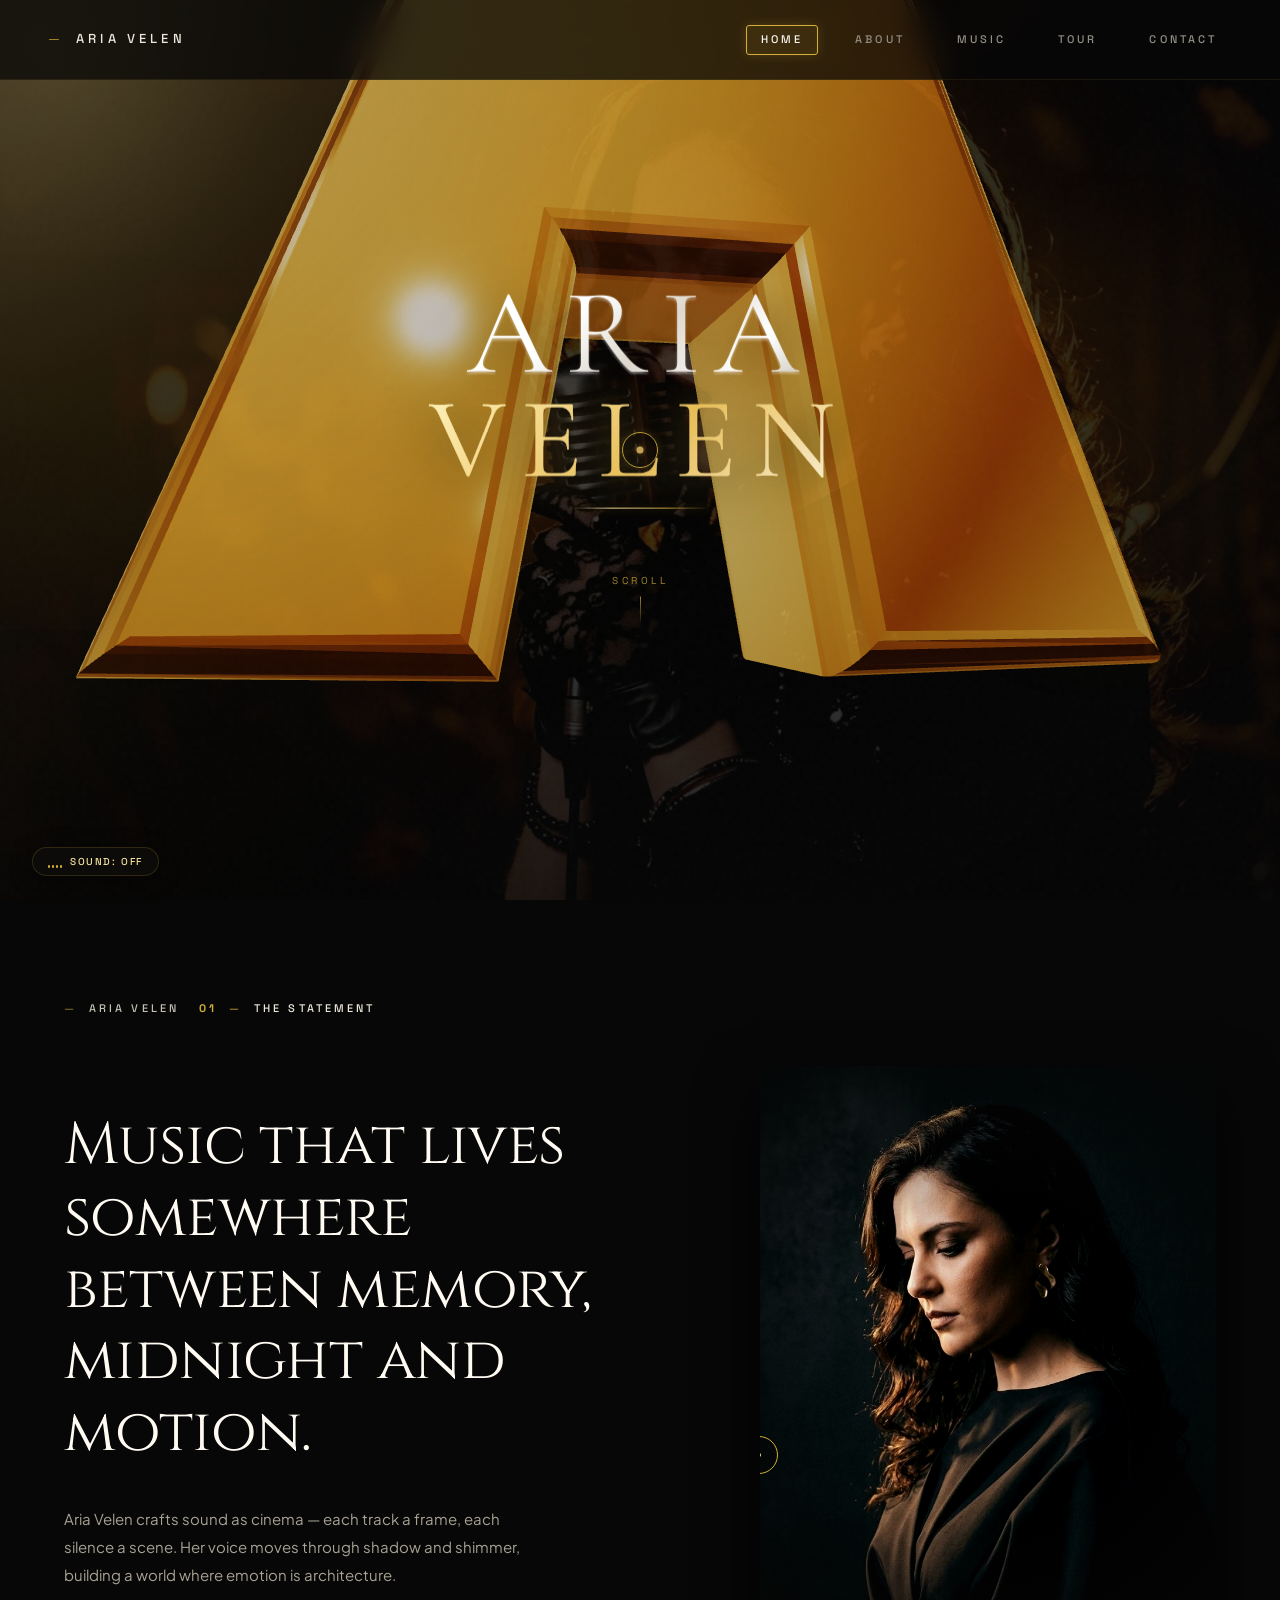
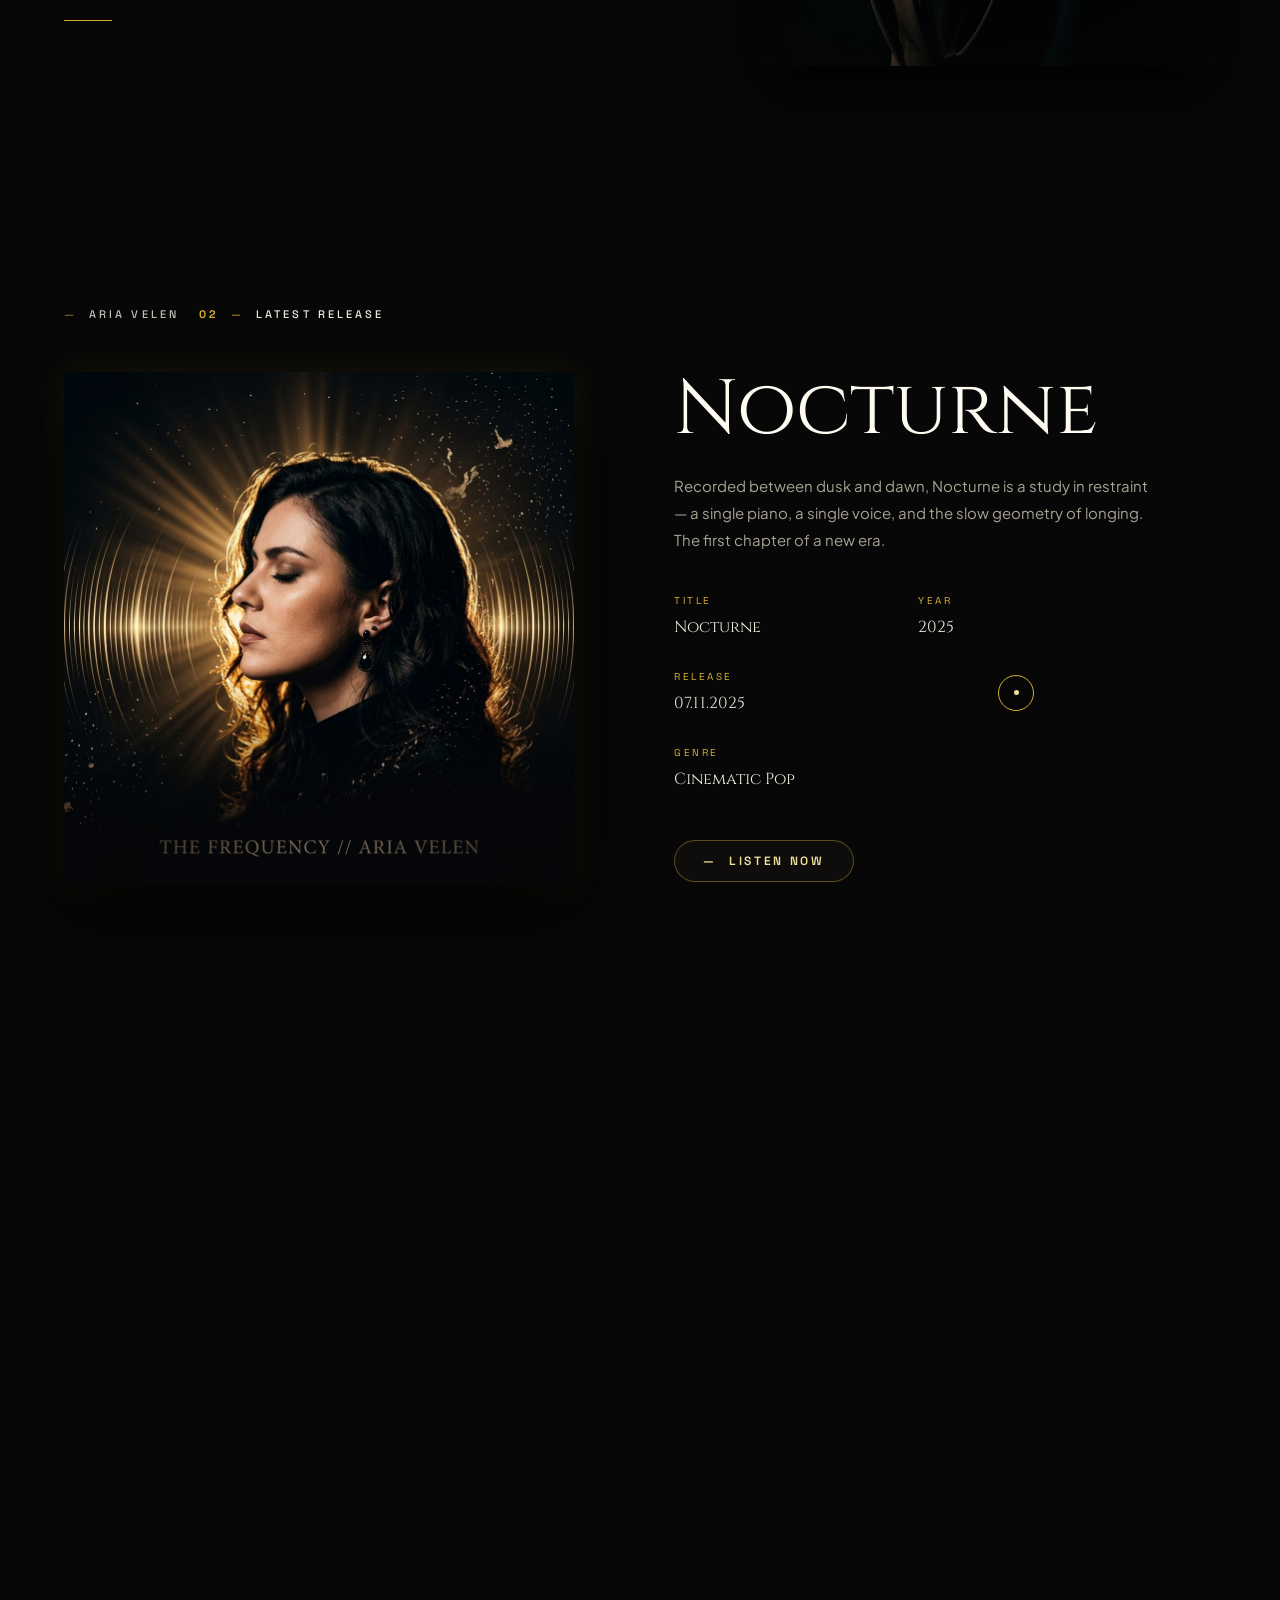
<file: index.html>
<!DOCTYPE html>
<html lang="en">
<head>
  <meta charset="UTF-8">
  <meta name="viewport" content="width=device-width, initial-scale=1.0">
  <title>ARIA VELEN — Official Artist Website</title>
  <meta name="description" content="Official website of music artist Aria Velen. Music that lives somewhere between memory, midnight and motion.">

  <!-- Google Fonts: Luxury Editorial Serif & Modern Geometric Sans -->
  <link rel="preconnect" href="https://fonts.googleapis.com">
  <link rel="preconnect" href="https://fonts.gstatic.com" crossorigin>
  <link href="https://fonts.googleapis.com/css2?family=Cinzel:wght@400;500;600;700;800;900&family=Cormorant+Garamond:ital,wght@0,300;0,400;0,600;0,700;1,400;1,600&family=Plus+Jakarta+Sans:wght@300;400;500;600;700&family=Space+Grotesk:wght@300;400;500;600;700&display=swap" rel="stylesheet">

  <link rel="icon" type="image/svg+xml" href="data:image/svg+xml,%3Csvg xmlns='http://www.w3.org/2000/svg' viewBox='0 0 32 32'%3E%3Ccircle cx='16' cy='16' r='14' fill='%23070707' stroke='%23d4af37' stroke-width='2'/%3E%3Ctext x='16' y='22' font-family='serif' font-size='18' font-weight='bold' fill='%23d4af37' text-anchor='middle'%3EA%3C/text%3E%3C/svg%3E">
  <link rel="stylesheet" href="style.css?v=28">
</head>
<body data-page="home">

  <!-- Custom Cursor System (Matches User Screenshot 2: "O P ◐ N" Circle Badge) -->
  <div id="custom-cursor" class="custom-cursor" aria-hidden="true">
    <div class="cursor-dot"></div>
    <div class="cursor-ring">
      <div class="cursor-badge">
        <span class="cursor-letter">O</span>
        <span class="cursor-letter">P</span>
        <span class="cursor-symbol">
          <svg viewBox="0 0 24 24" class="split-disc-icon">
            <circle cx="12" cy="12" r="10" fill="none" stroke="currentColor" stroke-width="2"/>
            <path d="M12 2 A10 10 0 0 1 12 22 Z" fill="currentColor"/>
          </svg>
        </span>
        <span class="cursor-letter">N</span>
      </div>
      <div class="cursor-subtext" id="cursor-action-label"></div>
    </div>
  </div>

  <!-- ==============================================================
       OPENING THEME ANIMATION OVERLAY (Matches User Picture 1:
       One golden line first comes expanding horizontally, then
       the name of artist 'ARIA VELEN' in white)
       ============================================================== -->
  <!-- Theatrical Cinematic Opening (Hidden for instant page display) -->
  <div class="theatrical-opening-curtain" id="theatrical-curtain" style="display: none !important;" aria-label="Aria Velen Opening Theme">
    <div class="theatrical-curtain-panel">
      <div class="theatrical-content">
        <div class="theatrical-golden-line"></div>
        <h1 class="theatrical-artist-name">ARIA VELEN</h1>
        <div class="theatrical-sub-status">
          <span class="theatrical-tracker">01 // THE ARCHITECTURAL SANCTUARY</span>
        </div>
      </div>
      <div class="theatrical-curtain-edge"></div>
      <button class="theatrical-skip-btn" id="theatrical-skip-btn">ENTER SANCTUARY</button>
    </div>
  </div>

  <!-- Hero Singer Background: Positioned physically BEHIND the 3D canvas so the 3D 'A' is 100% NON-TRANSPARENT & OPAQUE -->
  <div class="hero-singer-backdrop" id="hero-singer-backdrop" aria-hidden="true">
    <img src="assets/hero-singer.jpg" alt="Aria Velen singing into vintage microphone" class="hero-singer-img" fetchpriority="high" decoding="async">
    <div class="hero-singer-overlay"></div>
  </div>

  <!-- Background WebGL 3D Canvas (Renders the Huge 3D Capital 'A' in the middle!) -->
  <canvas id="webgl-canvas"></canvas>

  <div class="noise-overlay" aria-hidden="true"></div>

  <!-- Site Header (Matches Screenshots 1, 2, 3, 4, 5) -->
  <header class="site-header" id="site-header">
    <div class="header-container">
      <a href="index.html" class="brand-logo" data-cursor="HOME">
        <span class="brand-dash">—</span>
        <span class="brand-name">ARIA VELEN</span>
      </a>

      <!-- Separate Webpage Navigation Links -->
      <nav class="main-nav" aria-label="Main Navigation">
        <ul class="nav-list">
          <li class="nav-item">
            <a href="index.html" class="nav-link active" data-cursor="HOME">
              <span class="nav-text">HOME</span>
            </a>
          </li>
          <li class="nav-item">
            <a href="about.html" class="nav-link" data-cursor="ABOUT">
              <span class="nav-text">ABOUT</span>
            </a>
          </li>
          <li class="nav-item">
            <a href="music.html" class="nav-link" data-cursor="MUSIC">
              <span class="nav-text">MUSIC</span>
            </a>
          </li>
          <li class="nav-item">
            <a href="tour.html" class="nav-link" data-cursor="TOUR">
              <span class="nav-text">TOUR</span>
            </a>
          </li>
          <li class="nav-item">
            <a href="contact.html" class="nav-link" data-cursor="CONTACT">
              <span class="nav-text">CONTACT</span>
            </a>
          </li>
        </ul>
      </nav>
    </div>
  </header>

  <!-- Ambient Audio Controller -->
  <div class="floating-sound-controller">
    <button class="sound-toggle-btn" id="sound-toggle-btn" title="Toggle Ethereal Audio Experience" data-cursor="SOUND">
      <span class="sound-wave-bars">
        <span class="bar bar-1"></span>
        <span class="bar bar-2"></span>
        <span class="bar bar-3"></span>
        <span class="bar bar-4"></span>
      </span>
      <span class="sound-label" id="sound-status-text">SOUND: OFF</span>
    </button>
  </div>

  <main class="page-content">

    <!-- ==============================================================
         HERO SECTION: HUGE 3D CAPITAL "A" IN MIDDLE
         (Exact recreation of User Screenshot 2)
         ============================================================== -->
    <section class="section home-hero-a-section" id="hero-a">
      <!-- Dramatic Top-Left Light Effect (Volumetric Radial Glow & Anamorphic Beam) -->
      <div class="hero-top-left-light-glow" aria-hidden="true"></div>
      <div class="hero-top-left-light-beam" aria-hidden="true"></div>

      <!-- Overlaid Typography on top of the 3D 'A' in the center (Matches Screenshot 1:1) -->
      <div class="hero-a-content" data-cursor="DRAG 3D">
        <h1 class="hero-a-title">
          <span class="hero-word-aria">ARIA</span>
          <span class="hero-word-velen">VELEN</span>
        </h1>
        <div class="hero-a-divider" aria-hidden="true"></div>
        <div class="hero-a-scroll-indicator">
          <span class="scroll-label">SCROLL</span>
          <div class="scroll-stem"></div>
        </div>
      </div>
    </section>

    <!-- ==============================================================
         SECTION 01: THE STATEMENT
         (Exact recreation of User Screenshot 1)
         ============================================================== -->
    <section class="section statement-section" id="statement">
      <div class="statement-container">
        
        <!-- Section Tracker Tag -->
        <div class="section-tracker-header">
          <span class="brand-dash">—</span>
          <span class="brand-subname">ARIA VELEN</span>
          <span class="tracker-num">01</span>
          <span class="tracker-dash">—</span>
          <span class="tracker-title">THE STATEMENT</span>
        </div>

        <div class="statement-grid">
          <!-- Left Column: Typography Statement -->
          <div class="statement-text-col">
            <h2 class="statement-headline">
              Music that lives somewhere <br>
              between memory, <br>
              midnight and motion.
            </h2>

            <p class="statement-paragraph">
              Aria Velen crafts sound as cinema — each track a frame, each silence a scene. Her voice moves through shadow and shimmer, building a world where emotion is architecture.
            </p>

            <div class="statement-accent-line"></div>
          </div>

          <!-- Right Column: High Fashion Profile Portrait -->
          <div class="statement-photo-col" data-cursor="OPEN">
            <div class="statement-photo-wrap">
              <img src="assets/statement-portrait.jpg" alt="Aria Velen in profile with golden earring" class="statement-img" loading="lazy" decoding="async">
              <div class="photo-ambient-vignette"></div>
              
              <!-- Subtle Gold Dot Indicator (From Screenshot 1) -->
              <div class="photo-indicator-circle">
                <span class="photo-indicator-dot"></span>
              </div>
            </div>
          </div>
        </div>

      </div>
    </section>

    <!-- ==============================================================
         SECTION 02: LATEST RELEASE (Nocturne)
         (Exact recreation of User Screenshot 3)
         ============================================================== -->
    <section class="section release-section" id="release">
      <div class="release-container">
        
        <!-- Section Tracker Tag -->
        <div class="section-tracker-header">
          <span class="brand-dash">—</span>
          <span class="brand-subname">ARIA VELEN</span>
          <span class="tracker-num">02</span>
          <span class="tracker-dash">—</span>
          <span class="tracker-title">LATEST RELEASE</span>
        </div>

        <div class="release-grid">
          <!-- Left Column: Album Artwork -->
          <div class="release-artwork-col" data-cursor="ALBUM">
            <div class="release-artwork-wrap">
              <img src="assets/nocturne-album.jpg" alt="Aria Velen — The Frequency & Nocturne Master Vinyl Cover" class="release-album-img" loading="lazy" decoding="async">
              <div class="release-artwork-overlay"></div>
            </div>
          </div>

          <!-- Right Column: Album Story & Metadata Grid -->
          <div class="release-info-col">
            <h2 class="release-title">Nocturne</h2>

            <p class="release-description">
              Recorded between dusk and dawn, Nocturne is a study in restraint — a single piano, a single voice, and the slow geometry of longing. The first chapter of a new era.
            </p>

            <!-- Metadata Table matching Screenshot 3 -->
            <div class="release-meta-table">
              <div class="meta-field">
                <span class="meta-field-label">TITLE</span>
                <span class="meta-field-val">Nocturne</span>
              </div>
              <div class="meta-field">
                <span class="meta-field-label">YEAR</span>
                <span class="meta-field-val">2025</span>
              </div>
              <div class="meta-field">
                <span class="meta-field-label">RELEASE</span>
                <span class="meta-field-val">07.11.2025</span>
              </div>
              <div class="meta-field center-play-field">
                <button class="meta-play-circle-btn" id="nocturne-quick-play" data-cursor="PLAY" title="Play Nocturne Track">
                  <span class="circle-play-dot"></span>
                </button>
              </div>
              <div class="meta-field">
                <span class="meta-field-label">GENRE</span>
                <span class="meta-field-val">Cinematic Pop</span>
              </div>
            </div>

            <!-- Listen Now CTA Button matching Screenshot 3 -->
            <div class="release-actions">
              <button class="btn btn-secondary release-listen-btn" id="release-listen-now-btn" data-cursor="PLAY">
                <span class="btn-dash">—</span>
                <span class="btn-text">LISTEN NOW</span>
              </button>
            </div>
          </div>
        </div>

      </div>
    </section>

    <!-- ==============================================================
         SECTION 03: VISUAL GALLERY
         (Exact recreation of User Screenshot 4)
         ============================================================== -->
    <section class="section visual-gallery-section" id="gallery">
      <div class="gallery-container">
        
        <!-- Section Tracker Tag -->
        <div class="section-tracker-header">
          <span class="brand-dash">—</span>
          <span class="brand-subname">ARIA VELEN</span>
          <span class="tracker-num">03</span>
          <span class="tracker-dash">—</span>
          <span class="tracker-title">VISUAL GALLERY</span>
        </div>

        <!-- 3-Column Photography Showcase matching Screenshot 4 -->
        <div class="gallery-cards-grid">
          
          <!-- Column 1: Architecture of Silence -->
          <div class="gallery-item-card" data-cursor="VIEW">
            <div class="gallery-item-wrap">
              <img src="assets/gallery-architecture.jpg" alt="Brutalist concrete architecture of silence at night" class="gallery-img" loading="lazy" decoding="async">
              <div class="gallery-item-vignette"></div>
            </div>
            <div class="gallery-item-caption">
              <span class="caption-dash">—</span>
              <span class="caption-text">ARCHITECTURE OF SILENCE</span>
            </div>
          </div>

          <!-- Column 2: Live Concert Silhouette in Golden Lights -->
          <div class="gallery-item-card featured-concert-item" data-cursor="VIEW">
            <div class="gallery-item-wrap">
              <img src="assets/gallery-concert.jpg" alt="Aria Velen live concert singer silhouette in blazing golden lights" class="gallery-img" loading="lazy" decoding="async">
              <div class="gallery-item-vignette"></div>
              
              <!-- Indicator circle from screenshot 4 -->
              <div class="concert-circle-indicator">
                <span class="indicator-inner-dot"></span>
              </div>
            </div>
          </div>

          <!-- Column 3: Gold & Silk Macro Texture -->
          <div class="gallery-item-card" data-cursor="VIEW">
            <div class="gallery-item-wrap">
              <img src="assets/gallery-silk.jpg" alt="Textured black silk with glittering golden stardust particles" class="gallery-img" loading="lazy" decoding="async">
              <div class="gallery-item-vignette"></div>
            </div>
            <div class="gallery-item-caption right-caption">
              <span class="caption-text">COLD & SILK</span>
            </div>
          </div>

        </div>

      </div>
    </section>

    <!-- ==============================================================
         SECTION 04: ENTER THE WORLD
         (Exact recreation of User Screenshot 5)
         ============================================================== -->
    <section class="section enter-world-section" id="enter-world">
      <div class="enter-world-container">
        
        <h2 class="enter-world-title">
          <span class="enter-regular">Enter</span>
          <span class="enter-italic-gold">the World</span>
        </h2>

        <div class="enter-world-action">
          <a href="music.html" class="btn btn-secondary begin-journey-btn" data-cursor="OPEN">
            <span class="btn-dash">—</span>
            <span class="btn-text">BEGIN THE JOURNEY</span>
          </a>
        </div>

        <div class="enter-world-pin">
          <span class="world-pin-dot"></span>
        </div>

      </div>
    </section>

    <!-- ==============================================================
         EDITORIAL FOOTER (Matches Tour Footer)
         Left: ARIA VELEN / Music between midnight, memory and motion.
         NAVIGATE & LISTEN Columns + Copyright & Credits Sub-Footer
         ============================================================== -->
    <footer class="site-footer tour-editorial-footer">
      <div class="editorial-footer-container">
        <div class="footer-col-brand">
          <h3 class="footer-brand-title">ARIA VELEN</h3>
          <p class="footer-brand-tagline">Music between midnight, memory and motion.</p>
        </div>

        <div class="footer-nav-group">
          <h4 class="footer-group-heading">NAVIGATE</h4>
          <ul class="footer-group-list">
            <li><a href="index.html" class="footer-group-link" data-cursor="HOME">Home</a></li>
            <li><a href="about.html" class="footer-group-link" data-cursor="ABOUT">About</a></li>
            <li><a href="music.html" class="footer-group-link" data-cursor="MUSIC">Music</a></li>
            <li><a href="tour.html" class="footer-group-link" data-cursor="TOUR">Tour</a></li>
            <li><a href="contact.html" class="footer-group-link" data-cursor="CONTACT">Contact</a></li>
          </ul>
        </div>

        <div class="footer-nav-group">
          <h4 class="footer-group-heading">LISTEN</h4>
          <ul class="footer-group-list">
            <li><a href="https://spotify.com" target="_blank" rel="noopener" class="footer-group-link" data-cursor="EXTERNAL">Spotify</a></li>
            <li><a href="https://music.apple.com" target="_blank" rel="noopener" class="footer-group-link" data-cursor="EXTERNAL">Apple Music</a></li>
            <li><a href="https://youtube.com" target="_blank" rel="noopener" class="footer-group-link" data-cursor="EXTERNAL">YouTube</a></li>
            <li><a href="https://instagram.com" target="_blank" rel="noopener" class="footer-group-link" data-cursor="EXTERNAL">Instagram</a></li>
          </ul>
        </div>
      </div>

      <div class="footer-sub-bar">
        <div class="footer-sub-container">
          <span class="footer-sub-copy">© 2026 ARIA VELEN</span>
          <span class="footer-sub-credit">A FICTIONAL ARTIST — CRAFTED WITH GSAP</span>
        </div>
      </div>
    </footer>

  </main>

  <script src="three.min.js"></script>
  <script src="audio-engine.js?v=28"></script>
  <script src="three-scene.js?v=28"></script>
  <script src="cursor.js?v=28"></script>
  <script src="main.js?v=28"></script>
</body>
</html>
</file>
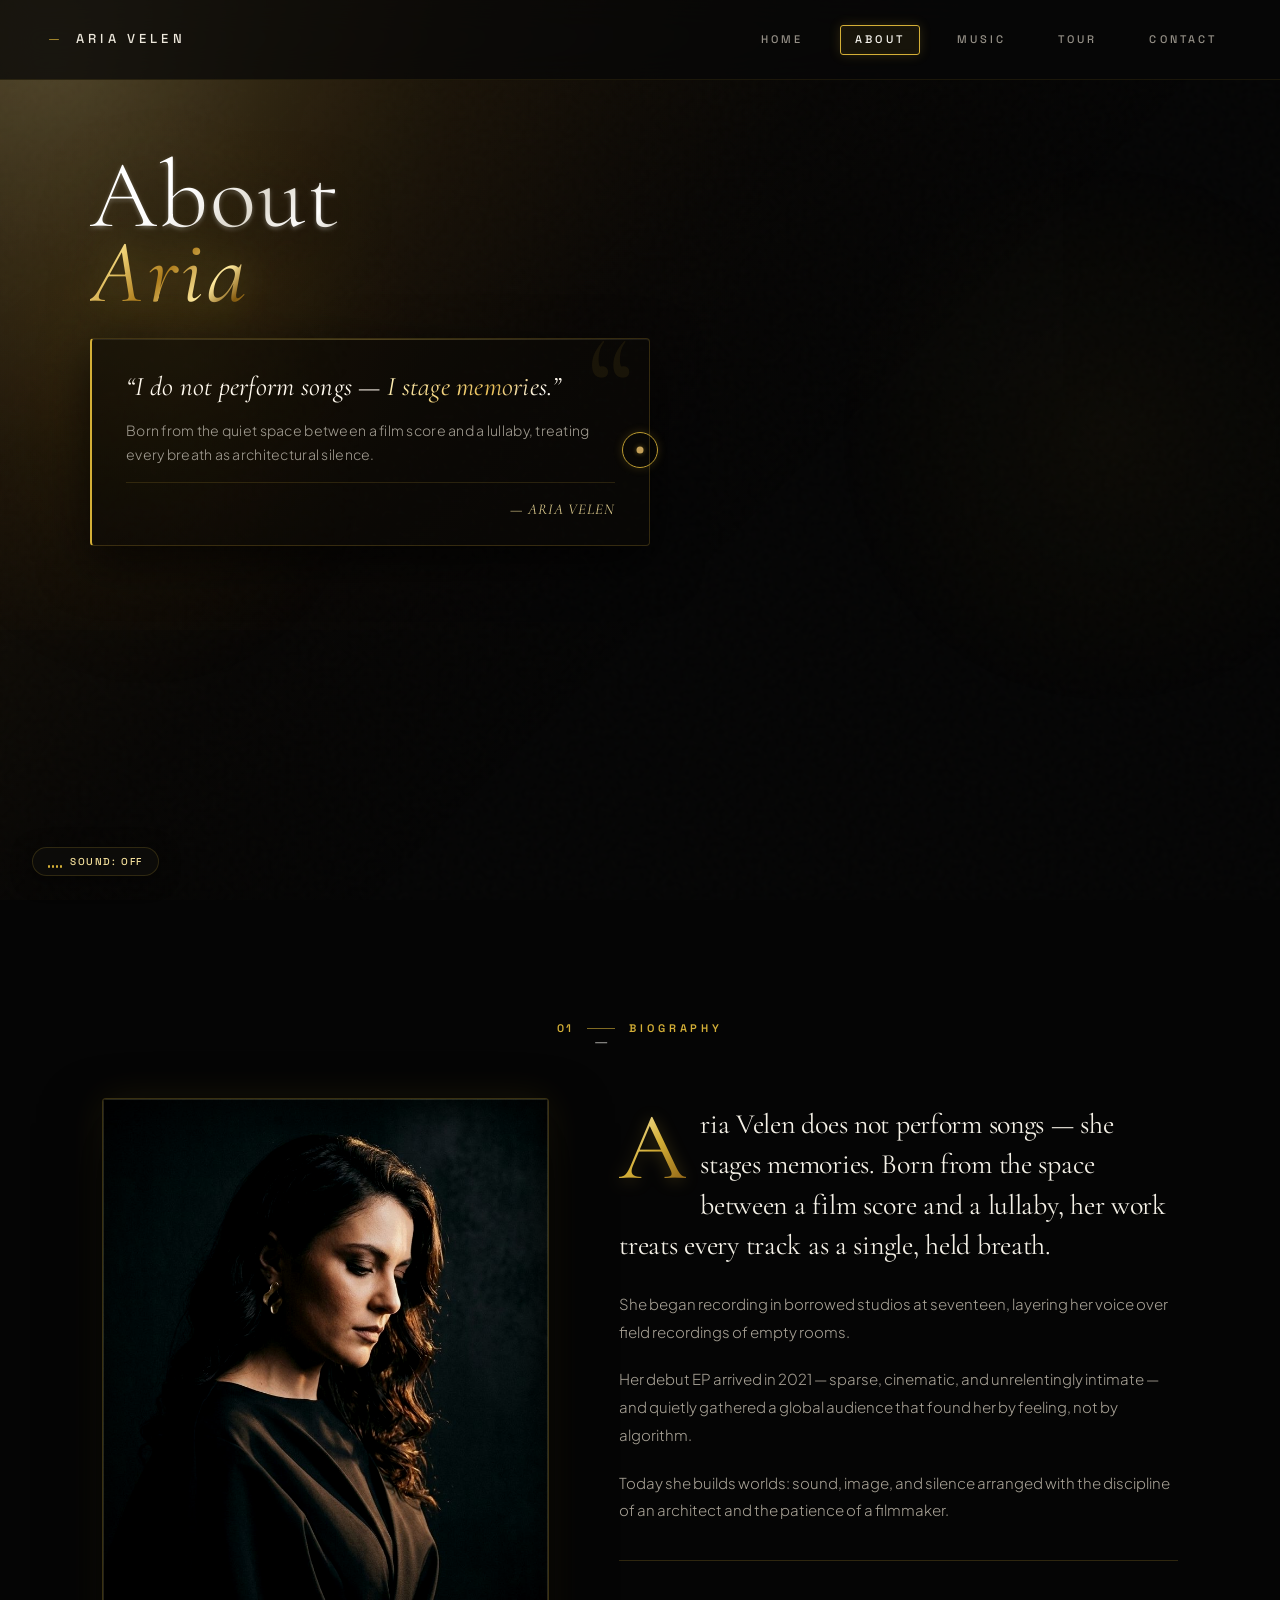
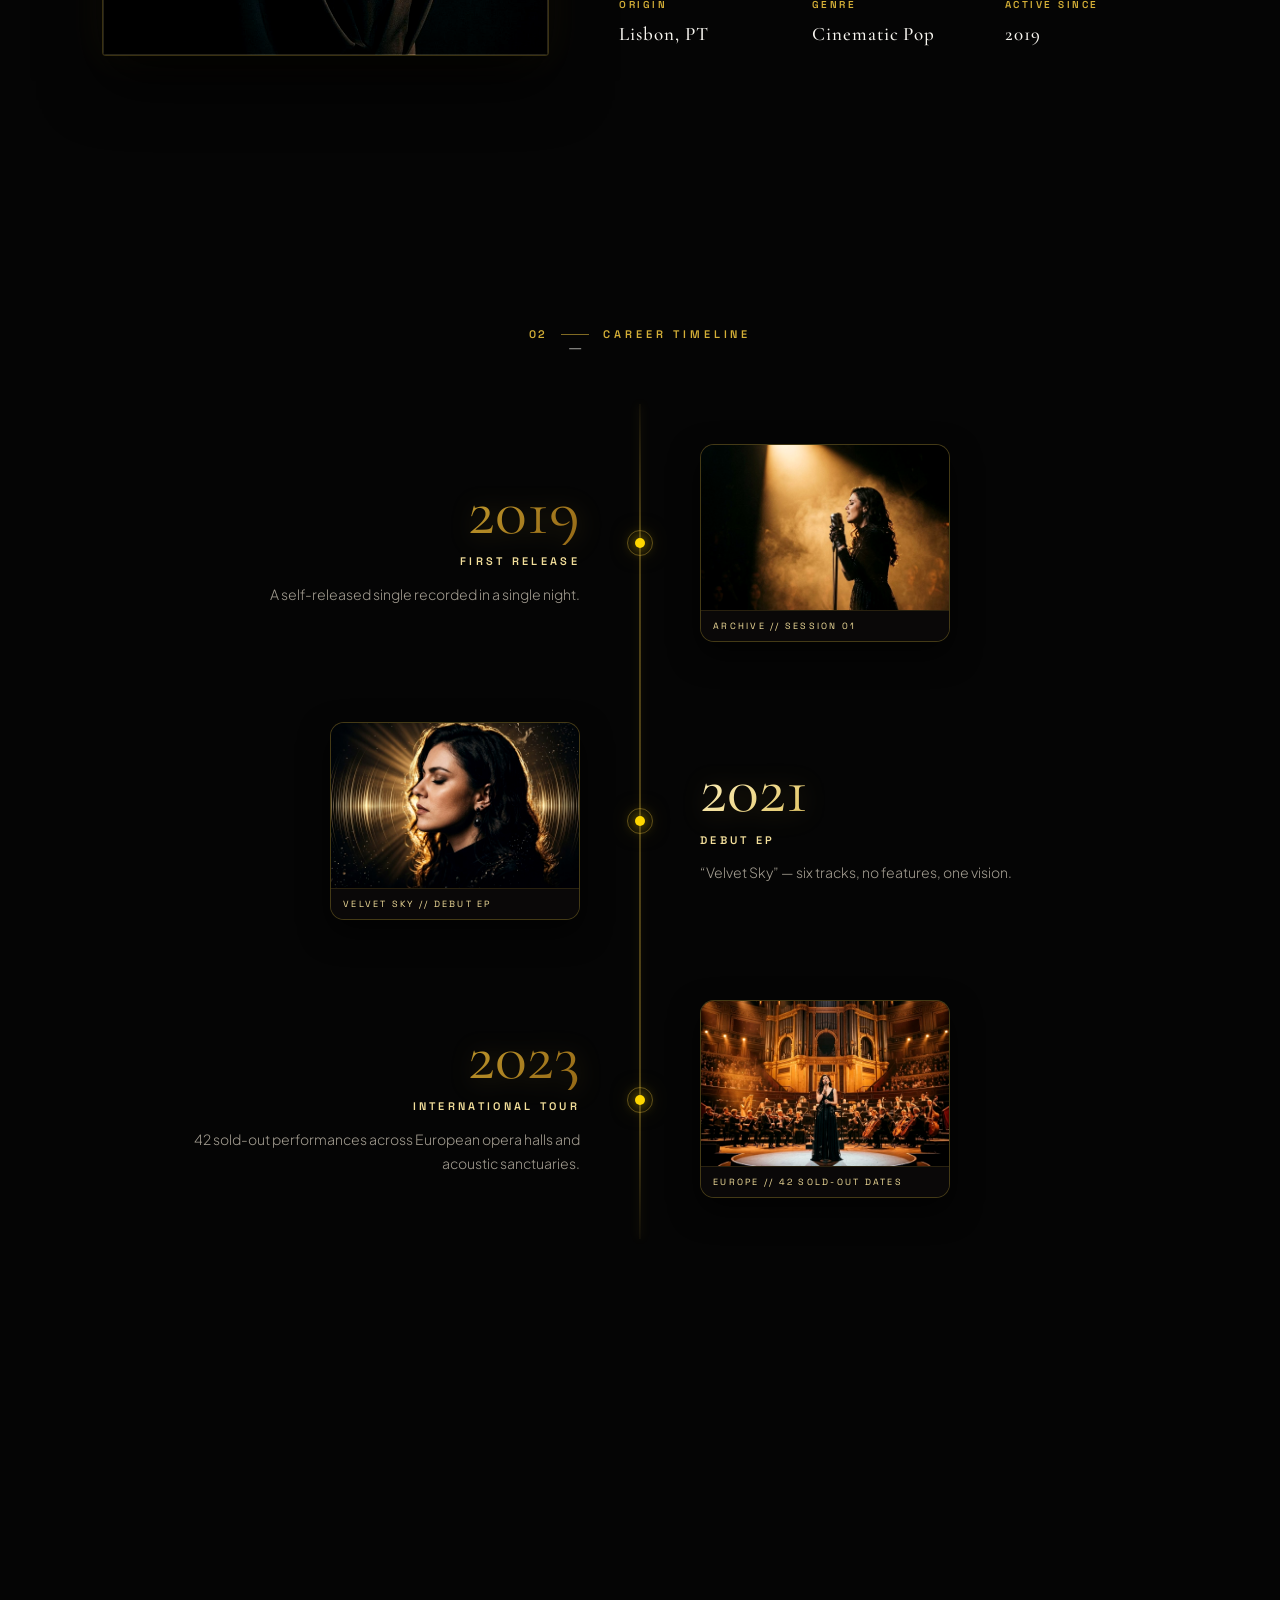
<file: about.html>
<!DOCTYPE html>
<html lang="en">
<head>
  <meta charset="UTF-8">
  <meta name="viewport" content="width=device-width, initial-scale=1.0">
  <title>ABOUT — ARIA VELEN // Official Biography & Timeline</title>
  <meta name="description" content="Discover the biography, artistic philosophy, and career timeline of avant-garde music artist Aria Velen.">

  <!-- Google Fonts: Luxury Editorial Serif & Modern Geometric Sans -->
  <link rel="preconnect" href="https://fonts.googleapis.com">
  <link rel="preconnect" href="https://fonts.gstatic.com" crossorigin>
  <link href="https://fonts.googleapis.com/css2?family=Cinzel:wght@400;500;600;700;800;900&family=Cormorant+Garamond:ital,wght@0,300;0,400;0,600;0,700;1,400;1,600&family=Plus+Jakarta+Sans:wght@300;400;500;600;700&family=Space+Grotesk:wght@300;400;500;600;700&display=swap" rel="stylesheet">

  <link rel="icon" type="image/svg+xml" href="data:image/svg+xml,%3Csvg xmlns='http://www.w3.org/2000/svg' viewBox='0 0 32 32'%3E%3Ccircle cx='16' cy='16' r='14' fill='%23070707' stroke='%23d4af37' stroke-width='2'/%3E%3Ctext x='16' y='22' font-family='serif' font-size='18' font-weight='bold' fill='%23d4af37' text-anchor='middle'%3EA%3C/text%3E%3C/svg%3E">
  <link rel="stylesheet" href="style.css?v=28">
</head>
<body data-page="about">

  <!-- Custom Interactive Cursor System -->
  <div id="custom-cursor" class="custom-cursor" aria-hidden="true">
    <div class="cursor-dot"></div>
    <div class="cursor-ring">
      <div class="cursor-badge">
        <span class="cursor-letter">O</span>
        <span class="cursor-letter">P</span>
        <span class="cursor-symbol">
          <svg viewBox="0 0 24 24" class="split-disc-icon">
            <circle cx="12" cy="12" r="10" fill="none" stroke="currentColor" stroke-width="2"/>
            <path d="M12 2 A10 10 0 0 1 12 22 Z" fill="currentColor"/>
          </svg>
        </span>
        <span class="cursor-letter">N</span>
      </div>
      <div class="cursor-subtext" id="cursor-action-label"></div>
    </div>
  </div>

  <!-- Theatrical Cinematic Opening (Hidden for instant page display) -->
  <div class="theatrical-opening-curtain" id="theatrical-curtain" style="display: none !important;" aria-label="Aria Velen Opening Theme">
    <div class="theatrical-curtain-panel">
      <div class="theatrical-content">
        <div class="theatrical-golden-line"></div>
        <h1 class="theatrical-artist-name">ARIA VELEN</h1>
        <div class="theatrical-sub-status">
          <span class="theatrical-tracker">03 // THE GENESIS & NARRATIVE</span>
        </div>
      </div>
      <div class="theatrical-curtain-edge"></div>
      <button class="theatrical-skip-btn" id="theatrical-skip-btn">ENTER SANCTUARY</button>
    </div>
  </div>

  <!-- Dedicated 3D Canvas (Renders Giant Darker Metallic Torus Knot on Right) -->
  <canvas id="webgl-canvas"></canvas>

  <div class="noise-overlay" aria-hidden="true"></div>

  <!-- Header (Matches Screenshots: [ ABOUT ] active with gold box frame) -->
  <header class="site-header" id="site-header">
    <div class="header-container">
      <a href="index.html" class="brand-logo" data-cursor="HOME">
        <span class="brand-dash">—</span>
        <span class="brand-name">ARIA VELEN</span>
      </a>

      <nav class="main-nav" aria-label="Main Navigation">
        <ul class="nav-list">
          <li class="nav-item">
            <a href="index.html" class="nav-link" data-cursor="HOME">
              <span class="nav-text">HOME</span>
            </a>
          </li>
          <li class="nav-item">
            <a href="about.html" class="nav-link active" data-cursor="ABOUT">
              <span class="nav-text">ABOUT</span>
            </a>
          </li>
          <li class="nav-item">
            <a href="music.html" class="nav-link" data-cursor="MUSIC">
              <span class="nav-text">MUSIC</span>
            </a>
          </li>
          <li class="nav-item">
            <a href="tour.html" class="nav-link" data-cursor="TOUR">
              <span class="nav-text">TOUR</span>
            </a>
          </li>
          <li class="nav-item">
            <a href="contact.html" class="nav-link" data-cursor="CONTACT">
              <span class="nav-text">CONTACT</span>
            </a>
          </li>
        </ul>
      </nav>
    </div>
  </header>

  <!-- Ambient Audio Controller -->
  <div class="floating-sound-controller">
    <button class="sound-toggle-btn" id="sound-toggle-btn" title="Toggle Ethereal Audio Experience" data-cursor="SOUND">
      <span class="sound-wave-bars">
        <span class="bar bar-1"></span>
        <span class="bar bar-2"></span>
        <span class="bar bar-3"></span>
        <span class="bar bar-4"></span>
      </span>
      <span class="sound-label" id="sound-status-text">SOUND: OFF</span>
    </button>
  </div>

  <main class="page-content">

    <!-- ==============================================================
         HERO SECTION: ABOUT ARIA (Matches User Screenshot 4 Exactly!)
         Left: Huge "About" (white serif) and "Aria" (gold italic serif)
         Right: Giant 3D Darker Metallic Sculpture (Three.js WebGL)
         ============================================================== -->
    <section class="section about-hero-fullscreen-section" id="about-hero">
      <!-- Atmospheric Light & Deep Amber Ambient Auras -->
      <div class="hero-top-left-light-glow" aria-hidden="true"></div>
      <div class="hero-top-left-light-beam" aria-hidden="true"></div>
      <div class="quote-ambient-aura" aria-hidden="true"></div>

      <div class="about-hero-layout">
        <!-- LEFT: Shifted Written Quote, Headline & Artistic Composition -->
        <div class="about-hero-left-content" data-cursor="ABOUT">

          <h1 class="about-hero-title">
            <span class="about-word-about">About</span>
            <span class="about-word-aria">Aria</span>
          </h1>

          <!-- Artistic Written Quote Card with Shimmer & Floating Watermark -->
          <div class="about-quote-artistic-card" id="about-quote-card">
            <div class="quote-glow-backdrop" aria-hidden="true"></div>
            <div class="quote-symbol-watermark" aria-hidden="true">“</div>
            
            <div class="quote-beam-line" aria-hidden="true">
              <span class="quote-beam-spark"></span>
            </div>

            <blockquote class="about-written-quote">
              <p class="quote-main-statement">
                “I do not perform songs — <span class="quote-highlight-gold">I stage memories.</span>”
              </p>
              <p class="quote-secondary-text">
                Born from the quiet space between a film score and a lullaby, treating every breath as architectural silence.
              </p>
            </blockquote>

            <div class="quote-author-signature">
              <span class="sig-name">— ARIA VELEN</span>
            </div>
          </div>

        </div>

        <!-- RIGHT: Dedicated Clean Framing Space for 3D Gold Sculpture -->
        <div class="about-hero-right-space" aria-hidden="true"></div>

      </div>
    </section>

    <!-- ==============================================================
         SECTION 01: BIOGRAPHY (Matches User Screenshot 3 Exactly!)
         Eyebrow: 01 —— BIOGRAPHY
         Left: Editorial Fine Art Portrait of Aria Velen
         Right: Monumental Drop Cap "A" + Exact Bio Paragraphs + Metadata Specs
         ============================================================== -->
    <section class="section about-biography-section scroll-fade-up" id="biography">
      <div class="section-center-eyebrow">
        <span class="eyebrow-num">01</span>
        <span class="eyebrow-dash">—</span>
        <span class="eyebrow-text">BIOGRAPHY</span>
      </div>

      <div class="biography-grid">
        <!-- Left: Editorial Portrait -->
        <div class="biography-portrait-col">
          <div class="biography-portrait-frame">
            <img src="assets/statement-portrait.jpg" alt="Aria Velen editorial portrait" class="biography-portrait-img" loading="lazy" decoding="async">
            <div class="portrait-glow-edge" aria-hidden="true"></div>
          </div>
        </div>

        <!-- Right: Text with Drop Cap + Metadata -->
        <div class="biography-text-col">
          <div class="biography-lead-block">
            <span class="biography-dropcap">A</span>
            <p class="biography-lead-paragraph">
              ria Velen does not perform songs — she stages memories. Born from the space between a film score and a lullaby, her work treats every track as a single, held breath.
            </p>
          </div>

          <div class="biography-body-paragraphs">
            <p>
              She began recording in borrowed studios at seventeen, layering her voice over field recordings of empty rooms.
            </p>
            <p>
              Her debut EP arrived in 2021 — sparse, cinematic, and unrelentingly intimate — and quietly gathered a global audience that found her by feeling, not by algorithm.
            </p>
            <p>
              Today she builds worlds: sound, image, and silence arranged with the discipline of an architect and the patience of a filmmaker.
            </p>
          </div>

          <!-- Metadata Spec Row (ORIGIN, GENRE, ACTIVE SINCE) -->
          <div class="biography-metadata-row">
            <div class="bio-meta-item">
              <span class="bio-meta-label">ORIGIN</span>
              <span class="bio-meta-value">Lisbon, PT</span>
            </div>
            <div class="bio-meta-item">
              <span class="bio-meta-label">GENRE</span>
              <span class="bio-meta-value">Cinematic Pop</span>
            </div>
            <div class="bio-meta-item">
              <span class="bio-meta-label">ACTIVE SINCE</span>
              <span class="bio-meta-value">2019</span>
            </div>
          </div>
        </div>
      </div>
    </section>

    <!-- ==============================================================
         SECTION 02: CAREER TIMELINE (Matches User Screenshot 2 Exactly!)
         Eyebrow: 02 —— CAREER TIMELINE
         Vertical Golden Line with Glowing Dots & Alternating Cards (2019, 2021, 2023)
         ============================================================== -->
    <section class="section about-timeline-section scroll-fade-up" id="timeline">
      <div class="section-center-eyebrow">
        <span class="eyebrow-num">02</span>
        <span class="eyebrow-dash">—</span>
        <span class="eyebrow-text">CAREER TIMELINE</span>
      </div>

      <div class="timeline-container">
        <!-- Central Golden Vertical Spine -->
        <div class="timeline-vertical-spine" aria-hidden="true"></div>

        <div class="timeline-events-list">
          
          <!-- Event 01: 2019 (Left) -->
          <div class="timeline-item timeline-item-left scroll-fade-up">
            <div class="timeline-content">
              <span class="timeline-year">2019</span>
              <span class="timeline-tag">FIRST RELEASE</span>
              <p class="timeline-desc">A self-released single recorded in a single night.</p>
            </div>
            <div class="timeline-node" aria-hidden="true">
              <div class="timeline-node-dot"></div>
              <div class="timeline-node-pulse"></div>
            </div>
            <div class="timeline-photo-side">
              <div class="timeline-photo-card" data-cursor="VIEW">
                <img src="assets/past-delhi.jpg" alt="Aria Velen first recording session in 2019" class="timeline-thumb-img" loading="lazy" decoding="async">
                <div class="timeline-photo-caption">ARCHIVE // SESSION 01</div>
              </div>
            </div>
          </div>

          <!-- Event 02: 2021 (Right) -->
          <div class="timeline-item timeline-item-right scroll-fade-up">
            <div class="timeline-photo-side">
              <div class="timeline-photo-card" data-cursor="VIEW">
                <img src="assets/album-frequency.jpg" alt="Aria Velen Velvet Sky Debut EP in 2021" class="timeline-thumb-img" loading="lazy" decoding="async">
                <div class="timeline-photo-caption">VELVET SKY // DEBUT EP</div>
              </div>
            </div>
            <div class="timeline-node" aria-hidden="true">
              <div class="timeline-node-dot"></div>
              <div class="timeline-node-pulse"></div>
            </div>
            <div class="timeline-content">
              <span class="timeline-year">2021</span>
              <span class="timeline-tag">DEBUT EP</span>
              <p class="timeline-desc">“Velvet Sky” — six tracks, no features, one vision.</p>
            </div>
          </div>

          <!-- Event 03: 2023 (Left) -->
          <div class="timeline-item timeline-item-left scroll-fade-up">
            <div class="timeline-content">
              <span class="timeline-year">2023</span>
              <span class="timeline-tag">INTERNATIONAL TOUR</span>
              <p class="timeline-desc">42 sold-out performances across European opera halls and acoustic sanctuaries.</p>
            </div>
            <div class="timeline-node" aria-hidden="true">
              <div class="timeline-node-dot"></div>
              <div class="timeline-node-pulse"></div>
            </div>
            <div class="timeline-photo-side">
              <div class="timeline-photo-card" data-cursor="VIEW">
                <img src="assets/london.jpg" alt="Aria Velen European Tour performance at Royal Albert Hall in 2023" class="timeline-thumb-img" loading="lazy" decoding="async">
                <div class="timeline-photo-caption">EUROPE // 42 SOLD-OUT DATES</div>
              </div>
            </div>
          </div>

        </div>
      </div>
    </section>

    <!-- ==============================================================
         SECTION 03: DISCOVER THE MUSIC (Matches User Screenshot 1 Exactly!)
         Eyebrow: — SECTION 03 —
         Heading: "Discover" (white serif) "the Music" (gold italic serif)
         Button: "— ENTER THE SOUND —"
         ============================================================== -->
    <section class="section about-discover-section scroll-fade-up" id="discover">
      <div class="discover-center-content">
        <div class="section-center-eyebrow">
          <span class="eyebrow-dash">—</span>
          <span class="eyebrow-text">SECTION 03</span>
          <span class="eyebrow-dash">—</span>
        </div>

        <h2 class="discover-heading">
          <span class="discover-word-discover">Discover</span>
          <span class="discover-word-the-music">the Music</span>
        </h2>

        <a href="music.html" class="discover-enter-btn" data-cursor="ENTER">
          <span class="enter-dash">—</span>
          <span class="enter-label">ENTER THE SOUND</span>
          <span class="enter-dash">—</span>
        </a>
      </div>
    </section>

    <!-- ==============================================================
         EDITORIAL FOOTER (Matches Tour Footer)
         Left: ARIA VELEN / Music between midnight, memory and motion.
         NAVIGATE & LISTEN Columns + Copyright & Credits Sub-Footer
         ============================================================== -->
    <footer class="site-footer tour-editorial-footer">
      <div class="editorial-footer-container">
        <div class="footer-col-brand">
          <h3 class="footer-brand-title">ARIA VELEN</h3>
          <p class="footer-brand-tagline">Music between midnight, memory and motion.</p>
        </div>

        <div class="footer-nav-group">
          <h4 class="footer-group-heading">NAVIGATE</h4>
          <ul class="footer-group-list">
            <li><a href="index.html" class="footer-group-link" data-cursor="HOME">Home</a></li>
            <li><a href="about.html" class="footer-group-link" data-cursor="ABOUT">About</a></li>
            <li><a href="music.html" class="footer-group-link" data-cursor="MUSIC">Music</a></li>
            <li><a href="tour.html" class="footer-group-link" data-cursor="TOUR">Tour</a></li>
            <li><a href="contact.html" class="footer-group-link" data-cursor="CONTACT">Contact</a></li>
          </ul>
        </div>

        <div class="footer-nav-group">
          <h4 class="footer-group-heading">LISTEN</h4>
          <ul class="footer-group-list">
            <li><a href="https://spotify.com" target="_blank" rel="noopener" class="footer-group-link" data-cursor="EXTERNAL">Spotify</a></li>
            <li><a href="https://music.apple.com" target="_blank" rel="noopener" class="footer-group-link" data-cursor="EXTERNAL">Apple Music</a></li>
            <li><a href="https://youtube.com" target="_blank" rel="noopener" class="footer-group-link" data-cursor="EXTERNAL">YouTube</a></li>
            <li><a href="https://instagram.com" target="_blank" rel="noopener" class="footer-group-link" data-cursor="EXTERNAL">Instagram</a></li>
          </ul>
        </div>
      </div>

      <div class="footer-sub-bar">
        <div class="footer-sub-container">
          <span class="footer-sub-copy">© 2026 ARIA VELEN</span>
          <span class="footer-sub-credit">A FICTIONAL ARTIST — CRAFTED WITH GSAP</span>
        </div>
      </div>
    </footer>

  </main>

  <script src="three.min.js"></script>
  <script src="audio-engine.js?v=28"></script>
  <script src="three-scene.js?v=28"></script>
  <script src="cursor.js?v=28"></script>
  <script src="main.js?v=28"></script>
</body>
</html>
</file>
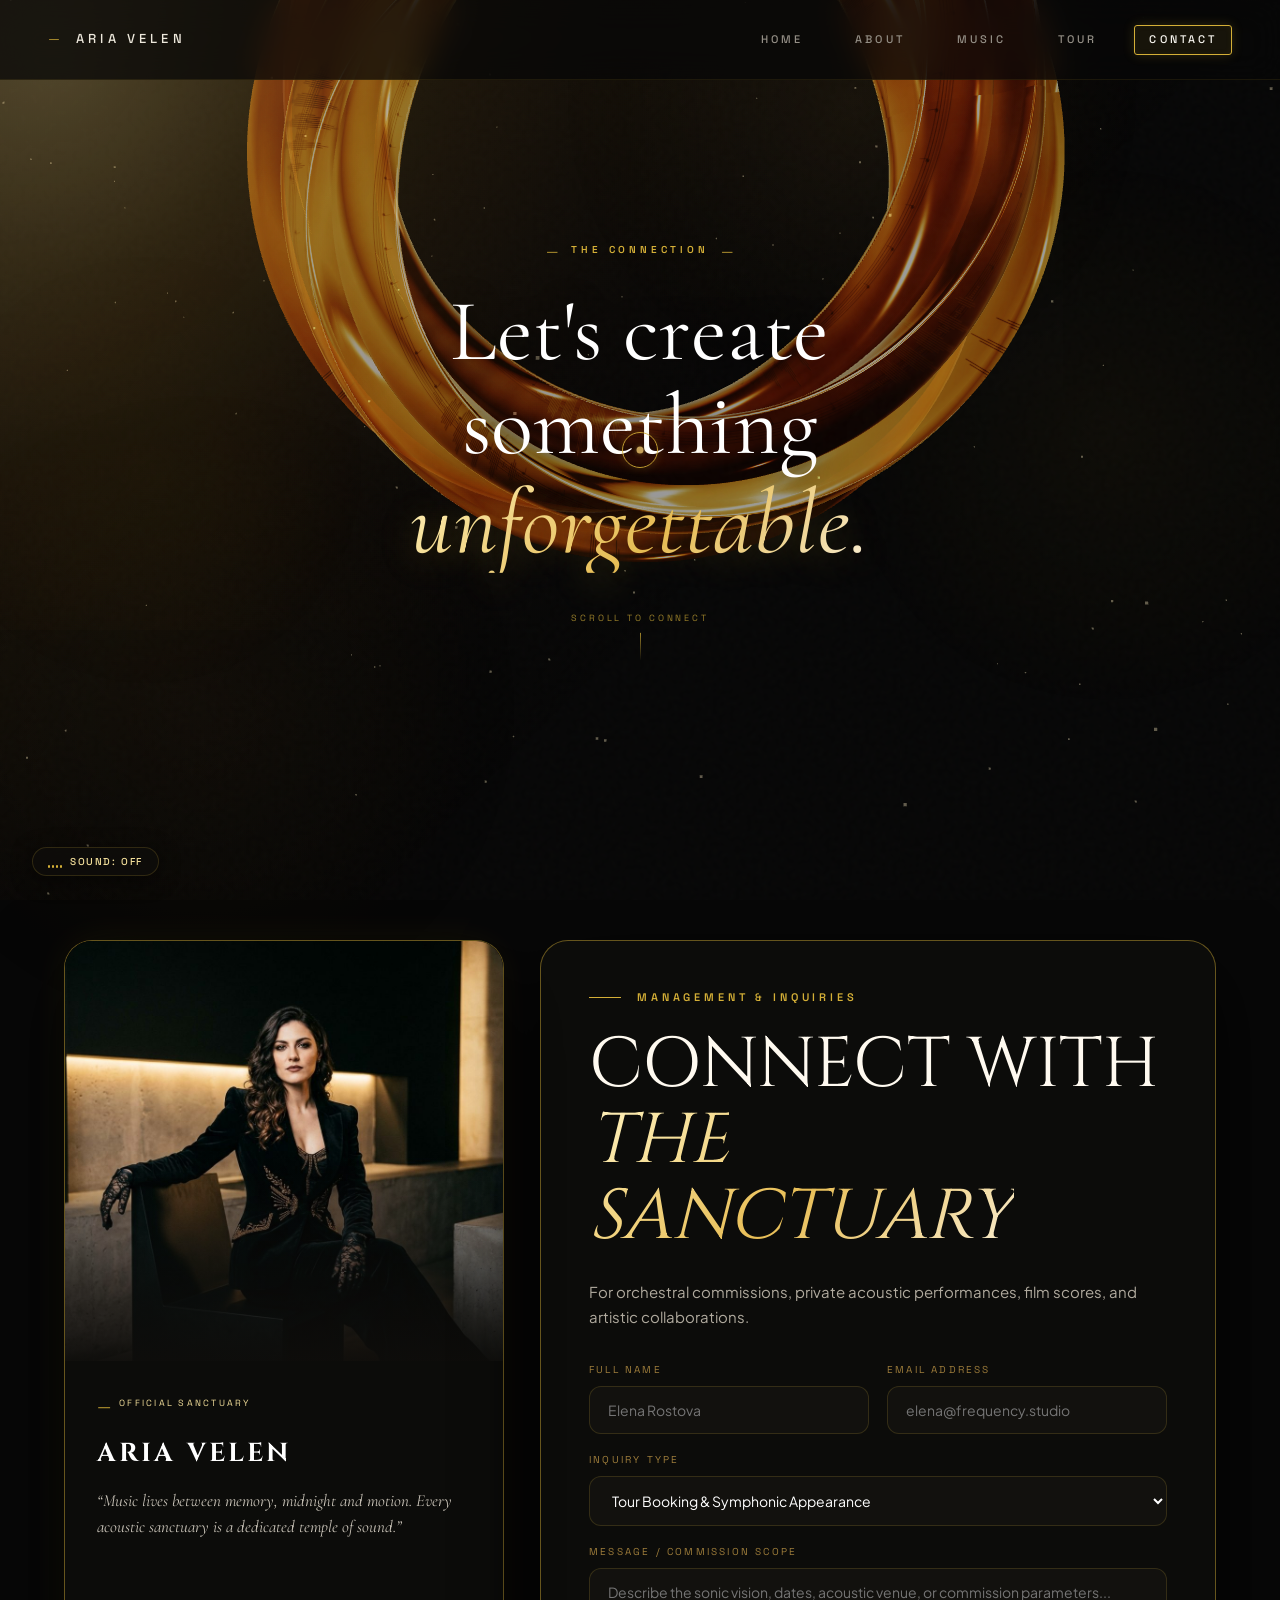
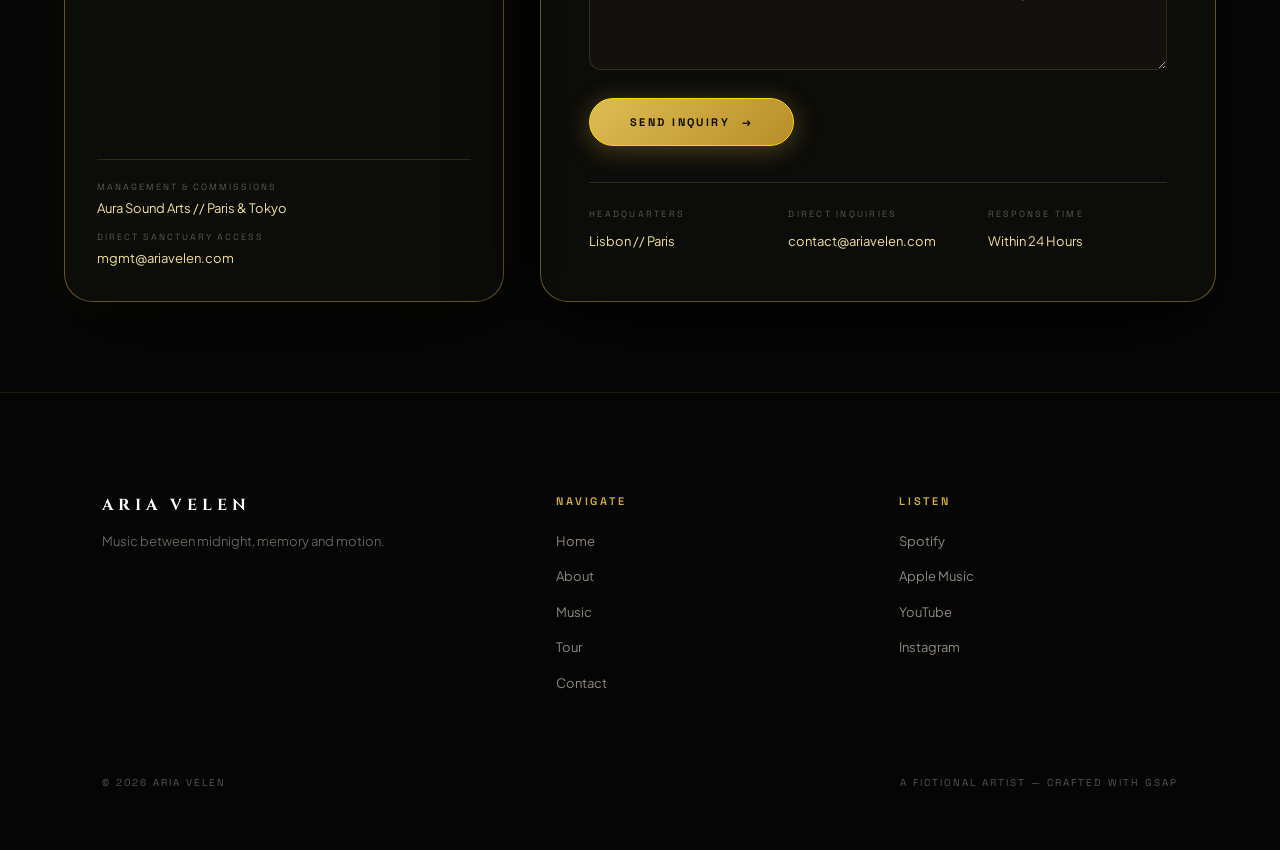
<file: contact.html>
<!DOCTYPE html>

<html lang="en">

<head>

  <meta charset="UTF-8">

  <meta name="viewport" content="width=device-width, initial-scale=1.0">

  <title>CONTACT — ARIA VELEN // Commissions, Bookings & Representation</title>

  <meta name="description" content="Connect with the management and acoustic sanctuary of Aria Velen. Inquire for symphonic commissions, private acoustic salons, and licensing.">



  <!-- Google Fonts: Luxury Editorial Serif & Modern Geometric Sans -->

  <link rel="preconnect" href="https://fonts.googleapis.com">

  <link rel="preconnect" href="https://fonts.gstatic.com" crossorigin>

  <link href="https://fonts.googleapis.com/css2?family=Cinzel:wght@400;500;600;700;800;900&family=Cormorant+Garamond:ital,wght@0,300;0,400;0,600;0,700;1,400&family=Plus+Jakarta+Sans:wght@300;400;500;600;700&family=Space+Grotesk:wght@300;400;500;600;700&display=swap" rel="stylesheet">



  <link rel="icon" type="image/svg+xml" href="data:image/svg+xml,%3Csvg xmlns='http://www.w3.org/2000/svg' viewBox='0 0 32 32'%3E%3Ccircle cx='16' cy='16' r='14' fill='%23070707' stroke='%23d4af37' stroke-width='2'/%3E%3Ctext x='16' y='22' font-family='serif' font-size='18' font-weight='bold' fill='%23d4af37' text-anchor='middle'%3EA%3C/text%3E%3C/svg%3E">

  <link rel="stylesheet" href="style.css?v=35">

</head>

<body data-page="contact">



  <!-- Custom Cursor System (Matches User Screenshot 2: "O P ◐ N" Circle Badge) -->

  <div id="custom-cursor" class="custom-cursor" aria-hidden="true">

    <div class="cursor-dot"></div>

    <div class="cursor-ring">

      <div class="cursor-badge">

        <span class="cursor-letter">O</span>

        <span class="cursor-letter">P</span>

        <span class="cursor-symbol">

          <svg viewBox="0 0 24 24" class="split-disc-icon">

            <circle cx="12" cy="12" r="10" fill="none" stroke="currentColor" stroke-width="2"/>

            <path d="M12 2 A10 10 0 0 1 12 22 Z" fill="currentColor"/>

          </svg>

        </span>

        <span class="cursor-letter">N</span>

      </div>

      <div class="cursor-subtext" id="cursor-action-label"></div>

    </div>

  </div>



  <!-- Theatrical Cinematic Pre-Opening Curtain (Down-to-Up Stage Lift) -->
  <div class="theatrical-opening-curtain" id="theatrical-curtain" aria-label="Aria Velen Opening Theme" data-cursor="ENTER">
    <div class="theatrical-curtain-panel">
      <div class="theatrical-anamorphic-bar bar-top"></div>
      <div class="theatrical-ambient-fog"></div>
      <div class="theatrical-content">
        <div class="theatrical-golden-line"></div>
        <h1 class="theatrical-artist-name">ARIA VELEN</h1>
        <div class="theatrical-sub-status">
          <span class="theatrical-tracker">05 // SANCTUARY TELEMETRY & BOOKINGS</span>
        </div>
      </div>
      <div class="theatrical-curtain-edge"></div>
      <button class="theatrical-skip-btn" id="theatrical-skip-btn" data-cursor="ENTER">ENTER SANCTUARY</button>
      <div class="theatrical-anamorphic-bar bar-bottom"></div>
    </div>
  </div>



  <!-- Dedicated 3D Canvas (Only ONE 3D Animation: 3D Fluid Cymatic Soundwave Waveform) -->

  <canvas id="webgl-canvas"></canvas>



  <div class="noise-overlay" aria-hidden="true"></div>

  <div class="ambient-glow glow-top" aria-hidden="true"></div>

  <div class="ambient-glow glow-center" aria-hidden="true"></div>



  <!-- Header ([ CONTACT ] active) -->

  <header class="site-header" id="site-header">

    <div class="header-container">

      <a href="index.html" class="brand-logo" data-cursor="HOME">

        <span class="brand-dash">—</span>

        <span class="brand-name">ARIA VELEN</span>

      </a>



      <nav class="main-nav" aria-label="Main Navigation">

        <ul class="nav-list">

          <li class="nav-item">

            <a href="index.html" class="nav-link" data-cursor="HOME">

              <span class="nav-text">HOME</span>

            </a>

          </li>

          <li class="nav-item">

            <a href="about.html" class="nav-link" data-cursor="ABOUT">

              <span class="nav-text">ABOUT</span>

            </a>

          </li>

          <li class="nav-item">

            <a href="music.html" class="nav-link" data-cursor="MUSIC">

              <span class="nav-text">MUSIC</span>

            </a>

          </li>

          <li class="nav-item">

            <a href="tour.html" class="nav-link" data-cursor="TOUR">

              <span class="nav-text">TOUR</span>

            </a>

          </li>

          <li class="nav-item">

            <a href="contact.html" class="nav-link active" data-cursor="CONTACT">

              <span class="nav-text">CONTACT</span>

            </a>

          </li>

        </ul>

      </nav>

    </div>

  </header>



  <!-- Ambient Audio Controller -->

  <div class="floating-sound-controller">

    <button class="sound-toggle-btn" id="sound-toggle-btn" title="Toggle Ethereal Audio Experience" data-cursor="SOUND">

      <span class="sound-wave-bars">

        <span class="bar bar-1"></span>

        <span class="bar bar-2"></span>

        <span class="bar bar-3"></span>

        <span class="bar bar-4"></span>

      </span>

      <span class="sound-label" id="sound-status-text">SOUND: OFF</span>

    </button>

  </div>



  <main class="page-content">



    <!-- FULLSCREEN 3D CONTACT HERO CENTERPIECE (Matches User Picture 2 Exactly) -->

    <section class="section contact-hero-centerpiece" id="contact-hero-centerpiece">
      <!-- Atmospheric Light & Deep Amber Ambient Auras (Matches About Page 1:1) -->
      <div class="hero-top-left-light-glow" aria-hidden="true"></div>
      <div class="hero-top-left-light-beam" aria-hidden="true"></div>

      <div class="contact-centerpiece-inner">

        <div class="connection-eyebrow">

          <span class="connection-dash">—</span>

          <span class="connection-text">THE CONNECTION</span>

          <span class="connection-dash">—</span>

        </div>

        

        <h1 class="connection-statement-heading">

          <span class="heading-line-white">Let's create</span>

          <span class="heading-line-white">something</span>

          <span class="heading-line-gold">unforgettable.</span>

        </h1>



        <div class="hero-scroll-prompt">

          <span class="scroll-prompt-text">SCROLL TO CONNECT</span>

          <span class="scroll-stem"></span>

        </div>

      </div>

    </section>



    <section class="section contact-page-content" id="contact-form-section">

      <div class="contact-wrapper">

        

        <div class="contact-split-layout">

          <!-- Left: Aria Velen Official Representation & Portrait -->

          <div class="contact-artist-card">

            <div class="contact-artist-photo-wrap">

              <img src="assets/contact-portrait.jpg" alt="Aria Velen Haute Couture Sanctuary Portrait" class="contact-artist-img" loading="lazy" decoding="async">

              <div class="contact-artist-photo-glow"></div>

            </div>

            <div class="contact-artist-badge-box">

              <div class="contact-badge-header">

                <span class="brand-dash">—</span>

                <span class="meta-label" style="color: var(--gold-light);">OFFICIAL SANCTUARY</span>

              </div>

              <h3 class="contact-artist-title">ARIA VELEN</h3>

              <p class="contact-artist-quote">“Music lives between memory, midnight and motion. Every acoustic sanctuary is a dedicated temple of sound.”</p>

              <div class="contact-representation-grid">

                <div class="rep-item">

                  <span class="rep-label">MANAGEMENT & COMMISSIONS</span>

                  <span class="rep-val">Aura Sound Arts // Paris & Tokyo</span>

                </div>

                <div class="rep-item">

                  <span class="rep-label">DIRECT SANCTUARY ACCESS</span>

                  <span class="rep-val">mgmt@ariavelen.com</span>

                </div>

              </div>

            </div>

          </div>



          <!-- Right: Interactive Inquiry Form -->

          <div class="contact-card">

            <div class="section-eyebrow">

              <span class="eyebrow-line"></span>

              <span class="eyebrow-text">MANAGEMENT & INQUIRIES</span>

            </div>



            <h1 class="section-heading">

              CONNECT WITH <br>

              <span class="gold-shimmer">THE SANCTUARY</span>

            </h1>



            <p class="contact-lead">

              For orchestral commissions, private acoustic performances, film scores, and artistic collaborations.

            </p>



            <form class="contact-form" id="booking-form" onsubmit="event.preventDefault(); window.handleFormSubmit();">

              <div class="form-row">

                <div class="input-group">

                  <label for="form-name">FULL NAME</label>

                  <input type="text" id="form-name" required placeholder="Elena Rostova" data-cursor="TYPE">

                </div>

                <div class="input-group">

                  <label for="form-email">EMAIL ADDRESS</label>

                  <input type="email" id="form-email" required placeholder="elena@frequency.studio" data-cursor="TYPE">

                </div>

              </div>



              <div class="input-group">

                <label for="form-inquiry">INQUIRY TYPE</label>

                <select id="form-inquiry" data-cursor="SELECT">

                  <option value="tour">Tour Booking & Symphonic Appearance</option>

                  <option value="press">Press & Artistic Interviews</option>

                  <option value="licensing">Film Scoring & Audio Licensing</option>

                  <option value="vip">Private Acoustic Salon</option>

                </select>

              </div>



              <div class="input-group">

                <label for="form-message">MESSAGE / COMMISSION SCOPE</label>

                <textarea id="form-message" rows="4" required placeholder="Describe the sonic vision, dates, acoustic venue, or commission parameters..." data-cursor="TYPE"></textarea>

              </div>



              <button type="submit" class="btn btn-primary submit-btn" data-cursor="TRANSMIT">

                <span class="btn-text">SEND INQUIRY</span>

                <span class="btn-icon">→</span>

              </button>



              <div class="form-success-message" id="form-success-banner" style="display: none;">

                ✓ Received. Aria Velen management will review and respond within 24 hours.

              </div>

            </form>



            <div class="contact-meta-row">

              <div class="contact-col">

                <span class="meta-label">HEADQUARTERS</span>

                <span class="meta-val">Lisbon // Paris</span>

              </div>

              <div class="contact-col">

                <span class="meta-label">DIRECT INQUIRIES</span>

                <span class="meta-val">contact@ariavelen.com</span>

              </div>

              <div class="contact-col">

                <span class="meta-label">RESPONSE TIME</span>

                <span class="meta-val">Within 24 Hours</span>

              </div>

            </div>

          </div>

        </div>



      </div>

    </section>



    <!-- ==============================================================

         EDITORIAL FOOTER (Matches Tour Footer)

         Left: ARIA VELEN / Music between midnight, memory and motion.

         NAVIGATE & LISTEN Columns + Copyright & Credits Sub-Footer

         ============================================================== -->

    <footer class="site-footer tour-editorial-footer">

      <div class="editorial-footer-container">

        <div class="footer-col-brand">

          <h3 class="footer-brand-title">ARIA VELEN</h3>

          <p class="footer-brand-tagline">Music between midnight, memory and motion.</p>

        </div>



        <div class="footer-nav-group">

          <h4 class="footer-group-heading">NAVIGATE</h4>

          <ul class="footer-group-list">

            <li><a href="index.html" class="footer-group-link" data-cursor="HOME">Home</a></li>

            <li><a href="about.html" class="footer-group-link" data-cursor="ABOUT">About</a></li>

            <li><a href="music.html" class="footer-group-link" data-cursor="MUSIC">Music</a></li>

            <li><a href="tour.html" class="footer-group-link" data-cursor="TOUR">Tour</a></li>

            <li><a href="contact.html" class="footer-group-link" data-cursor="CONTACT">Contact</a></li>

          </ul>

        </div>



        <div class="footer-nav-group">

          <h4 class="footer-group-heading">LISTEN</h4>

          <ul class="footer-group-list">

            <li><a href="https://spotify.com" target="_blank" rel="noopener" class="footer-group-link" data-cursor="EXTERNAL">Spotify</a></li>

            <li><a href="https://music.apple.com" target="_blank" rel="noopener" class="footer-group-link" data-cursor="EXTERNAL">Apple Music</a></li>

            <li><a href="https://youtube.com" target="_blank" rel="noopener" class="footer-group-link" data-cursor="EXTERNAL">YouTube</a></li>

            <li><a href="https://instagram.com" target="_blank" rel="noopener" class="footer-group-link" data-cursor="EXTERNAL">Instagram</a></li>

          </ul>

        </div>

      </div>



      <div class="footer-sub-bar">

        <div class="footer-sub-container">

          <span class="footer-sub-copy">© 2026 ARIA VELEN</span>

          <span class="footer-sub-credit">A FICTIONAL ARTIST — CRAFTED WITH GSAP</span>

        </div>

      </div>

    </footer>

  </main>



  <script src="three.min.js"></script>

  <script src="audio-engine.js?v=28"></script>

  <script src="three-scene.js?v=52"></script>

  <script src="cursor.js?v=28"></script>

  <script src="main.js?v=28"></script>

</body>

</html>
</file>
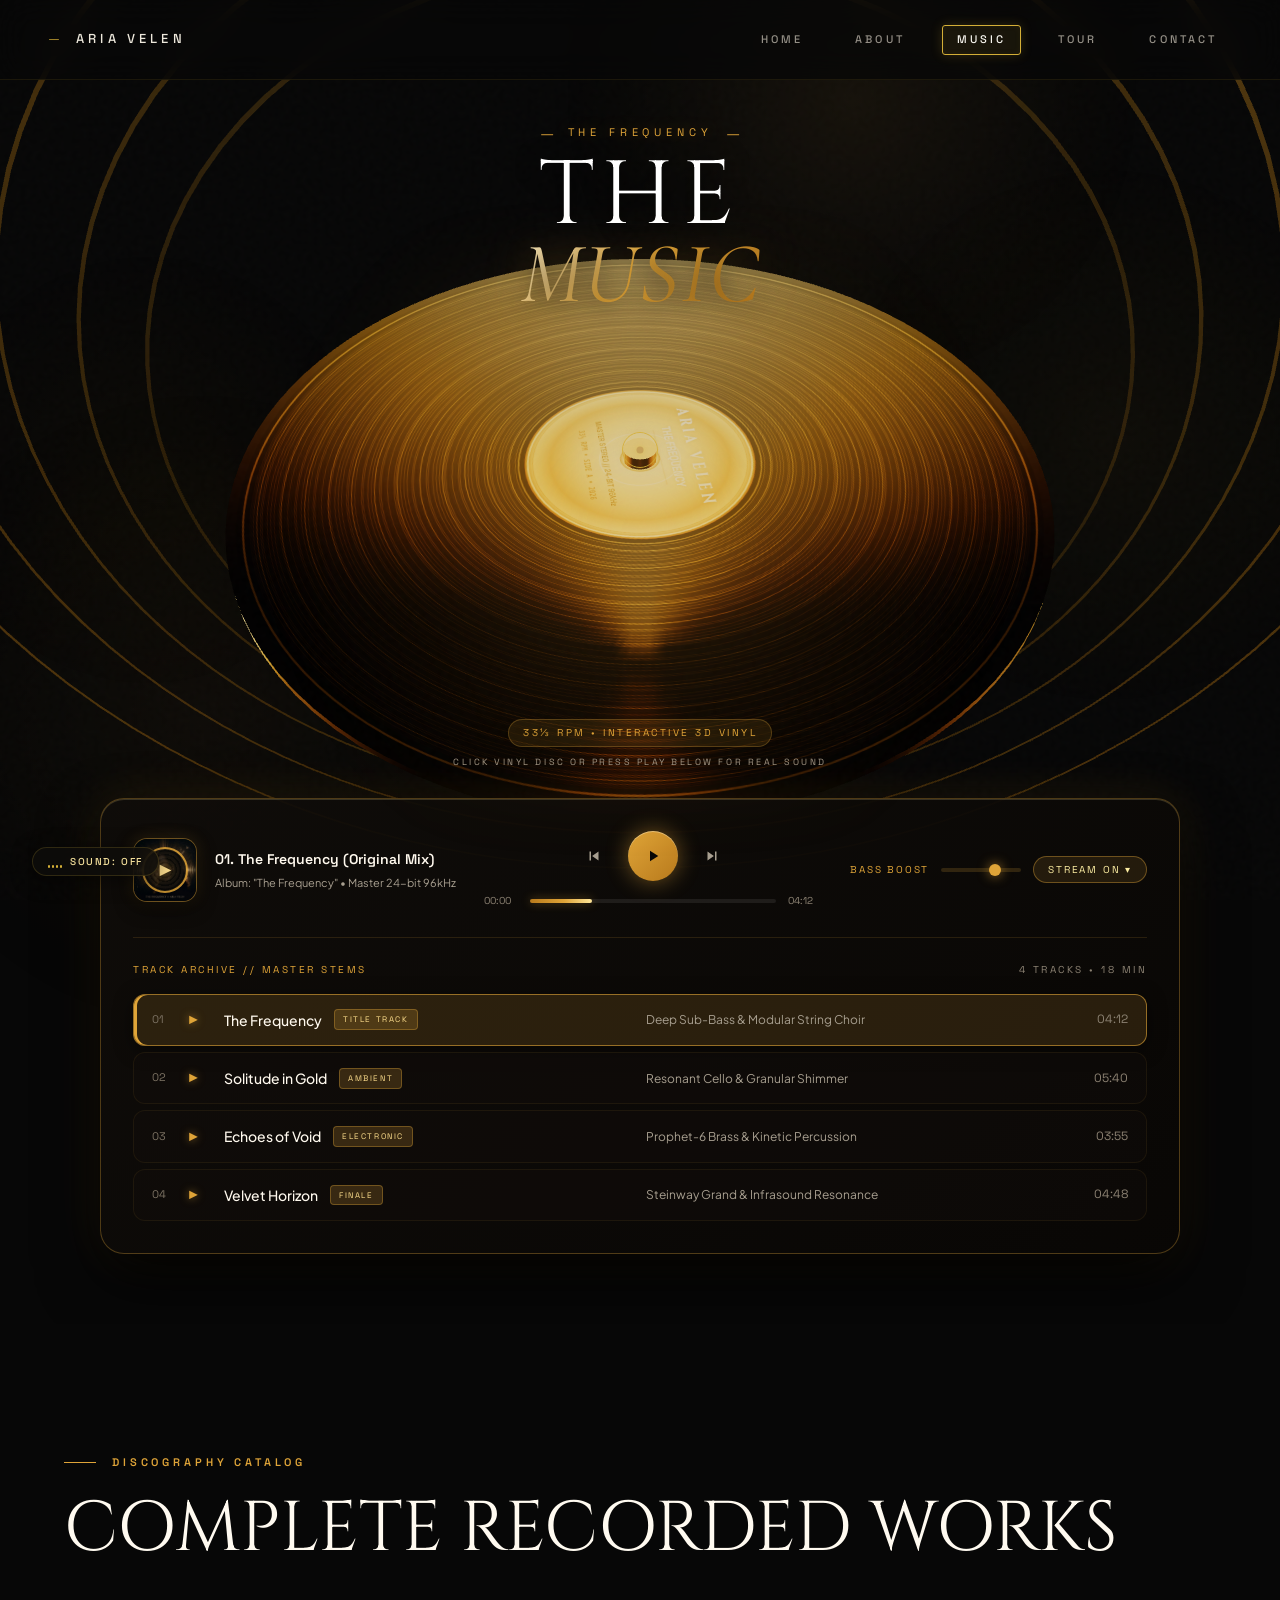
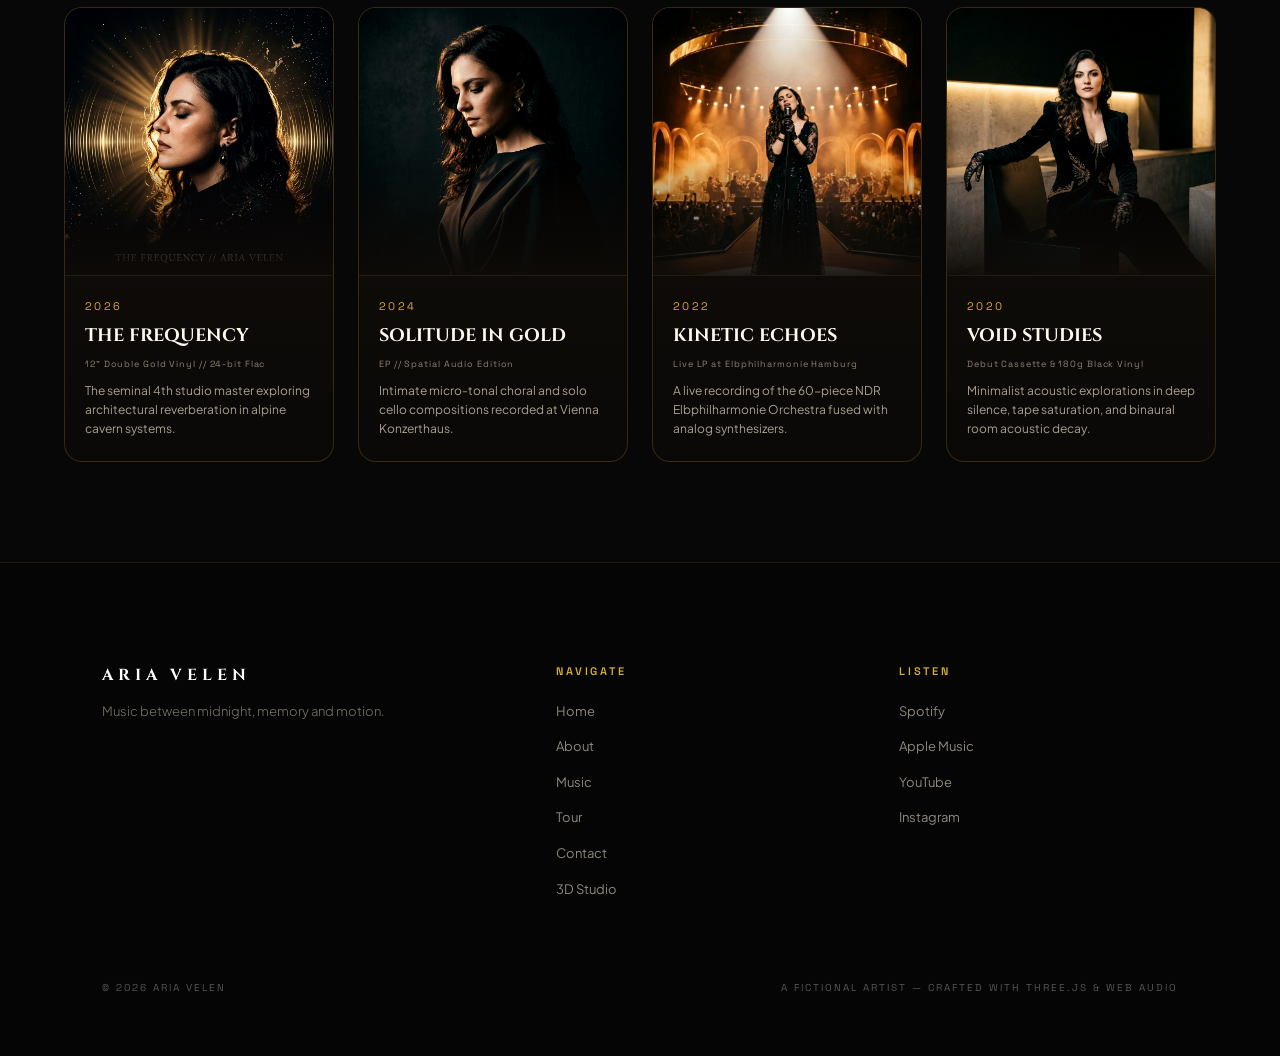
<file: music.html>
<!DOCTYPE html>
<html lang="en">
<head>
  <meta charset="UTF-8">
  <meta name="viewport" content="width=device-width, initial-scale=1.0">
  <title>MUSIC — ARIA VELEN // The Frequency & Master Vinyl</title>
  <meta name="description" content="Immerse in the discography, playable 3D vinyl turntable, and sonic architecture of Aria Velen's master album The Frequency.">

  <!-- Google Fonts: Luxury Editorial Serif & Modern Geometric Sans -->
  <link rel="preconnect" href="https://fonts.googleapis.com">
  <link rel="preconnect" href="https://fonts.gstatic.com" crossorigin>
  <link href="https://fonts.googleapis.com/css2?family=Cinzel:wght@400;500;600;700;800;900&family=Cormorant+Garamond:ital,wght@0,300;0,400;0,600;0,700;1,400&family=Plus+Jakarta+Sans:wght@300;400;500;600;700&family=Space+Grotesk:wght@300;400;500;600;700&display=swap" rel="stylesheet">

  <link rel="icon" type="image/svg+xml" href="data:image/svg+xml,%3Csvg xmlns='http://www.w3.org/2000/svg' viewBox='0 0 32 32'%3E%3Ccircle cx='16' cy='16' r='14' fill='%23070707' stroke='%23d4af37' stroke-width='2'/%3E%3Ctext x='16' y='22' font-family='serif' font-size='18' font-weight='bold' fill='%23d4af37' text-anchor='middle'%3EA%3C/text%3E%3C/svg%3E">
  <link rel="stylesheet" href="style.css?v=49">
</head>
<body data-page="music">

  <!-- Custom Cursor System (Matches User Screenshot 2: "O P ◐ N" Circle Badge) -->
  <div id="custom-cursor" class="custom-cursor" aria-hidden="true">
    <div class="cursor-dot"></div>
    <div class="cursor-ring">
      <div class="cursor-badge">
        <span class="cursor-letter">O</span>
        <span class="cursor-letter">P</span>
        <span class="cursor-symbol">
          <svg viewBox="0 0 24 24" class="split-disc-icon">
            <circle cx="12" cy="12" r="10" fill="none" stroke="currentColor" stroke-width="2"/>
            <path d="M12 2 A10 10 0 0 1 12 22 Z" fill="currentColor"/>
          </svg>
        </span>
        <span class="cursor-letter">N</span>
      </div>
    </div>
  </div>

  <!-- Theatrical Cinematic Pre-Opening Curtain (Down-to-Up Stage Lift) -->
  <div class="theatrical-opening-curtain" id="theatrical-curtain" aria-label="Aria Velen Opening Theme" data-cursor="ENTER">
    <div class="theatrical-curtain-panel">
      <div class="theatrical-anamorphic-bar bar-top"></div>
      <div class="theatrical-ambient-fog"></div>
      <div class="theatrical-content">
        <div class="theatrical-golden-line"></div>
        <h1 class="theatrical-artist-name">ARIA VELEN</h1>
        <div class="theatrical-sub-status">
          <span class="theatrical-tracker">03 // MASTER DISCOGRAPHY & DOLBY ATMOS</span>
        </div>
      </div>
      <div class="theatrical-curtain-edge"></div>
      <button class="theatrical-skip-btn" id="theatrical-skip-btn" data-cursor="ENTER">ENTER SANCTUARY</button>
      <div class="theatrical-anamorphic-bar bar-bottom"></div>
    </div>
  </div>

  <!-- Dedicated 3D Canvas (Only ONE 3D Animation: Grand Revolving Vinyl Record & Harmonic Orbits - Matches Screenshot 3!) -->
  <canvas id="webgl-canvas"></canvas>

  <div class="noise-overlay" aria-hidden="true"></div>
  <div class="ambient-glow glow-top" aria-hidden="true"></div>
  <div class="ambient-glow glow-center" aria-hidden="true"></div>

  <!-- Header (Matches Screenshot 3: [ MUSIC ] active with pill border) -->
  <header class="site-header" id="site-header">
    <div class="header-container">
      <a href="index.html" class="brand-logo" data-cursor="HOME">
        <span class="brand-dash">—</span>
        <span class="brand-name">ARIA VELEN</span>
      </a>

      <nav class="main-nav" aria-label="Main Navigation">
        <ul class="nav-list">
          <li class="nav-item">
            <a href="index.html" class="nav-link" data-cursor="HOME">
              <span class="nav-text">HOME</span>
            </a>
          </li>
          <li class="nav-item">
            <a href="about.html" class="nav-link" data-cursor="ABOUT">
              <span class="nav-text">ABOUT</span>
            </a>
          </li>
          <li class="nav-item">
            <a href="music.html" class="nav-link active" data-cursor="MUSIC">
              <span class="nav-text">MUSIC</span>
            </a>
          </li>
          <li class="nav-item">
            <a href="tour.html" class="nav-link" data-cursor="TOUR">
              <span class="nav-text">TOUR</span>
            </a>
          </li>
          <li class="nav-item">
            <a href="contact.html" class="nav-link" data-cursor="CONTACT">
              <span class="nav-text">CONTACT</span>
            </a>
          </li>
        </ul>
      </nav>
    </div>
  </header>

  <!-- Ambient Audio Controller -->
  <div class="floating-sound-controller">
    <button class="sound-toggle-btn" id="sound-toggle-btn" title="Toggle Ethereal Audio Experience" data-cursor="SOUND">
      <span class="sound-wave-bars">
        <span class="bar bar-1"></span>
        <span class="bar bar-2"></span>
        <span class="bar bar-3"></span>
        <span class="bar bar-4"></span>
      </span>
      <span class="sound-label" id="sound-status-text">SOUND: OFF</span>
    </button>
  </div>

  <main class="page-content">
    
    <!-- Grand Centerpiece (Harmonized 24K Bullion Gold & Obsidian Stage) -->
    <section class="section music-page-hero">
      <div class="music-stage-wrapper">
        
        <!-- Editorial Headline -->
        <div class="music-hero-header-block">
          <div class="frequency-indicator">
            <span class="line-dash">—</span>
            <span class="frequency-text">THE FREQUENCY</span>
            <span class="line-dash">—</span>
          </div>

          <div class="music-hero-text">
            <h1 class="display-music-title">
              <span class="title-the">THE</span>
              <span class="title-music">MUSIC</span>
            </h1>
          </div>
        </div>

        <!-- 3D Interactive Vinyl Stage -->
        <div class="vinyl-centerpiece-container" id="vinyl-stage" data-cursor="PLAY">
          <div class="orbital-rings-visual" aria-hidden="true">
            <div class="orbit-ring ring-1"></div>
            <div class="orbit-ring ring-2"></div>
            <div class="orbit-ring ring-3"></div>
            <div class="orbit-ring ring-4"></div>
            <div class="orbit-ring ring-5"></div>
            <div class="orbit-center-pin">
              <span class="center-dot"></span>
            </div>
          </div>

          <div class="vinyl-status-banner">
            <span class="vinyl-speed-badge">33⅓ RPM • INTERACTIVE 3D VINYL</span>
            <p class="vinyl-instruction">CLICK VINYL DISC OR PRESS PLAY BELOW FOR REAL SOUND</p>
          </div>
        </div>

        <!-- Master Interactive Deck -->
        <div class="music-player-suite">
          <div class="player-deck">
            
            <div class="track-info-module">
              <div class="track-artwork" id="track-art-display" data-cursor="ALBUM">
                <img src="assets/album-frequency.jpg" alt="Aria Velen - The Frequency Master Artwork" class="track-deck-cover-img" decoding="async">
                <div class="mini-vinyl-art" style="z-index: 2; opacity: 0.85;"></div>
                <div class="play-state-icon" id="now-playing-icon" style="z-index: 3;">▶</div>
              </div>
              <div class="track-meta">
                <span class="current-track-title" id="player-title">01. The Frequency (Original Mix)</span>
                <span class="current-album-name" id="player-album">Album: "The Frequency" • Master 24-bit 96kHz</span>
              </div>
            </div>

            <div class="player-controls-module">
              <div class="control-buttons">
                <button class="deck-btn" id="prev-track-btn" data-cursor="PREV" title="Previous Track">
                  <svg viewBox="0 0 24 24"><path fill="currentColor" d="M6 6h2v12H6zm3.5 6l8.5 6V6z"/></svg>
                </button>
                <button class="deck-btn play-master-btn" id="play-pause-btn" data-cursor="PLAY" title="Play / Pause" aria-label="Play">
                  <svg viewBox="0 0 24 24" class="play-svg" id="play-btn-svg"><path fill="currentColor" d="M8 5v14l11-7z"/></svg>
                  <svg viewBox="0 0 24 24" class="pause-svg" id="pause-btn-svg" style="display:none;"><path fill="currentColor" d="M6 19h4V5H6v14zm8-14v14h4V5h-4z"/></svg>
                </button>
                <button class="deck-btn" id="next-track-btn" data-cursor="NEXT" title="Next Track">
                  <svg viewBox="0 0 24 24"><path fill="currentColor" d="M6 18l8.5-6L6 6v12zM16 6v12h2V6h-2z"/></svg>
                </button>
              </div>

              <div class="progress-wrap">
                <span class="time-label" id="time-current">00:00</span>
                <div class="progress-bar-container" id="player-progress-track" data-cursor="SEEK">
                  <div class="progress-fill" id="player-progress-bar"></div>
                  <div class="progress-scrubber" id="player-scrub-knob"></div>
                </div>
                <span class="time-label" id="time-total">04:12</span>
              </div>
            </div>

            <div class="audio-fx-module">
              <label class="fx-label" for="bass-slider">BASS BOOST</label>
              <input type="range" class="fx-slider" id="bass-slider" min="0" max="100" value="70" data-cursor="BASS">
              <button class="streaming-pill-btn" id="stream-links-btn" data-cursor="LINKS" aria-haspopup="menu" aria-expanded="false">STREAM ON ▾</button>
            </div>

          </div>

          <!-- Tracklist Archive -->
          <div class="tracklist-accordion">
            <div class="tracklist-header">
              <span class="tracklist-title">TRACK ARCHIVE // MASTER STEMS</span>
              <span class="tracklist-count">4 TRACKS • 18 MIN</span>
            </div>

            <div class="track-rows" id="tracklist-container">
              <div class="track-row active-track" data-track-index="0" data-cursor="PLAY">
                <div class="track-col-num">01</div>
                <div class="track-col-play"><span class="track-play-glyph">▶</span></div>
                <div class="track-col-name">
                  <span class="track-name">The Frequency</span>
                  <span class="track-badge">TITLE TRACK</span>
                </div>
                <div class="track-col-mood">Deep Sub-Bass & Modular String Choir</div>
                <div class="track-col-duration">04:12</div>
              </div>

              <div class="track-row" data-track-index="1" data-cursor="PLAY">
                <div class="track-col-num">02</div>
                <div class="track-col-play"><span class="track-play-glyph">▶</span></div>
                <div class="track-col-name">
                  <span class="track-name">Solitude in Gold</span>
                  <span class="track-badge">AMBIENT</span>
                </div>
                <div class="track-col-mood">Resonant Cello & Granular Shimmer</div>
                <div class="track-col-duration">05:40</div>
              </div>

              <div class="track-row" data-track-index="2" data-cursor="PLAY">
                <div class="track-col-num">03</div>
                <div class="track-col-play"><span class="track-play-glyph">▶</span></div>
                <div class="track-col-name">
                  <span class="track-name">Echoes of Void</span>
                  <span class="track-badge">ELECTRONIC</span>
                </div>
                <div class="track-col-mood">Prophet-6 Brass & Kinetic Percussion</div>
                <div class="track-col-duration">03:55</div>
              </div>

              <div class="track-row" data-track-index="3" data-cursor="PLAY">
                <div class="track-col-num">04</div>
                <div class="track-col-play"><span class="track-play-glyph">▶</span></div>
                <div class="track-col-name">
                  <span class="track-name">Velvet Horizon</span>
                  <span class="track-badge">FINALE</span>
                </div>
                <div class="track-col-mood">Steinway Grand & Infrasound Resonance</div>
                <div class="track-col-duration">04:48</div>
              </div>
            </div>
          </div>
        </div>

      </div>
    </section>

    <!-- Deep Discography Archive -->
    <section class="section discography-section">
      <div class="disco-wrapper">
        <div class="section-eyebrow">
          <span class="eyebrow-line"></span>
          <span class="eyebrow-text">DISCOGRAPHY CATALOG</span>
        </div>
        <h2 class="section-heading">COMPLETE RECORDED WORKS</h2>

        <div class="disco-grid">
          <div class="album-card" data-cursor="ALBUM">
            <div class="album-cover-media">
              <img src="assets/album-frequency.jpg" alt="Aria Velen — The Frequency Album Artwork" class="album-cover-img" loading="lazy" decoding="async">
              <div class="album-cover-glow"></div>
            </div>
            <div class="album-card-body">
              <div class="album-year">2026</div>
              <h3 class="album-title">THE FREQUENCY</h3>
              <span class="album-format">12" Double Gold Vinyl // 24-bit Flac</span>
              <p class="album-desc">The seminal 4th studio master exploring architectural reverberation in alpine cavern systems.</p>
            </div>
          </div>

          <div class="album-card" data-cursor="ALBUM">
            <div class="album-cover-media">
              <img src="assets/statement-portrait.jpg" alt="Aria Velen — Solitude in Gold Album Artwork" class="album-cover-img" loading="lazy" decoding="async">
              <div class="album-cover-glow"></div>
            </div>
            <div class="album-card-body">
              <div class="album-year">2024</div>
              <h3 class="album-title">SOLITUDE IN GOLD</h3>
              <span class="album-format">EP // Spatial Audio Edition</span>
              <p class="album-desc">Intimate micro-tonal choral and solo cello compositions recorded at Vienna Konzerthaus.</p>
            </div>
          </div>

          <div class="album-card" data-cursor="ALBUM">
            <div class="album-cover-media">
              <img src="assets/gallery-concert.jpg" alt="Aria Velen — Kinetic Echoes Live LP Album Artwork" class="album-cover-img" loading="lazy" decoding="async">
              <div class="album-cover-glow"></div>
            </div>
            <div class="album-card-body">
              <div class="album-year">2022</div>
              <h3 class="album-title">KINETIC ECHOES</h3>
              <span class="album-format">Live LP at Elbphilharmonie Hamburg</span>
              <p class="album-desc">A live recording of the 60-piece NDR Elbphilharmonie Orchestra fused with analog synthesizers.</p>
            </div>
          </div>

          <div class="album-card" data-cursor="ALBUM">
            <div class="album-cover-media">
              <img src="assets/contact-portrait.jpg" alt="Aria Velen — Void Studies Debut Album Artwork" class="album-cover-img" loading="lazy" decoding="async">
              <div class="album-cover-glow"></div>
            </div>
            <div class="album-card-body">
              <div class="album-year">2020</div>
              <h3 class="album-title">VOID STUDIES</h3>
              <span class="album-format">Debut Cassette & 180g Black Vinyl</span>
              <p class="album-desc">Minimalist acoustic explorations in deep silence, tape saturation, and binaural room acoustic decay.</p>
            </div>
          </div>
        </div>
      </div>
    </section>

    <!-- ==============================================================
         EDITORIAL FOOTER (Matches Tour Footer)
         Left: ARIA VELEN / Music between midnight, memory and motion.
         NAVIGATE & LISTEN Columns + Copyright & Credits Sub-Footer
         ============================================================== -->
    <footer class="site-footer tour-editorial-footer">
      <div class="editorial-footer-container">
        <div class="footer-col-brand">
          <h3 class="footer-brand-title">ARIA VELEN</h3>
          <p class="footer-brand-tagline">Music between midnight, memory and motion.</p>
        </div>

        <div class="footer-nav-group">
          <h4 class="footer-group-heading">NAVIGATE</h4>
          <ul class="footer-group-list">
            <li><a href="index.html" class="footer-group-link" data-cursor="HOME">Home</a></li>
            <li><a href="about.html" class="footer-group-link" data-cursor="ABOUT">About</a></li>
            <li><a href="music.html" class="footer-group-link" data-cursor="MUSIC">Music</a></li>
            <li><a href="tour.html" class="footer-group-link" data-cursor="TOUR">Tour</a></li>
            <li><a href="contact.html" class="footer-group-link" data-cursor="CONTACT">Contact</a></li>
            <li><a href="animation.html" class="footer-group-link" data-cursor="3D STUDIO">3D Studio</a></li>
          </ul>
        </div>

        <div class="footer-nav-group">
          <h4 class="footer-group-heading">LISTEN</h4>
          <ul class="footer-group-list">
            <li><a href="https://spotify.com" target="_blank" rel="noopener" class="footer-group-link" data-cursor="EXTERNAL">Spotify</a></li>
            <li><a href="https://music.apple.com" target="_blank" rel="noopener" class="footer-group-link" data-cursor="EXTERNAL">Apple Music</a></li>
            <li><a href="https://youtube.com" target="_blank" rel="noopener" class="footer-group-link" data-cursor="EXTERNAL">YouTube</a></li>
            <li><a href="https://instagram.com" target="_blank" rel="noopener" class="footer-group-link" data-cursor="EXTERNAL">Instagram</a></li>
          </ul>
        </div>
      </div>

      <div class="footer-sub-bar">
        <div class="footer-sub-container">
          <span class="footer-sub-copy">© 2026 ARIA VELEN</span>
          <span class="footer-sub-credit">A FICTIONAL ARTIST — CRAFTED WITH THREE.JS & WEB AUDIO</span>
        </div>
      </div>
    </footer>
  </main>

  <script src="three.min.js?v=48"></script>
  <script src="audio-engine.js?v=48"></script>
  <script src="three-scene.js?v=49"></script>
  <script src="cursor.js?v=48"></script>
  <script src="main.js?v=48"></script>
</body>
</html>
</file>
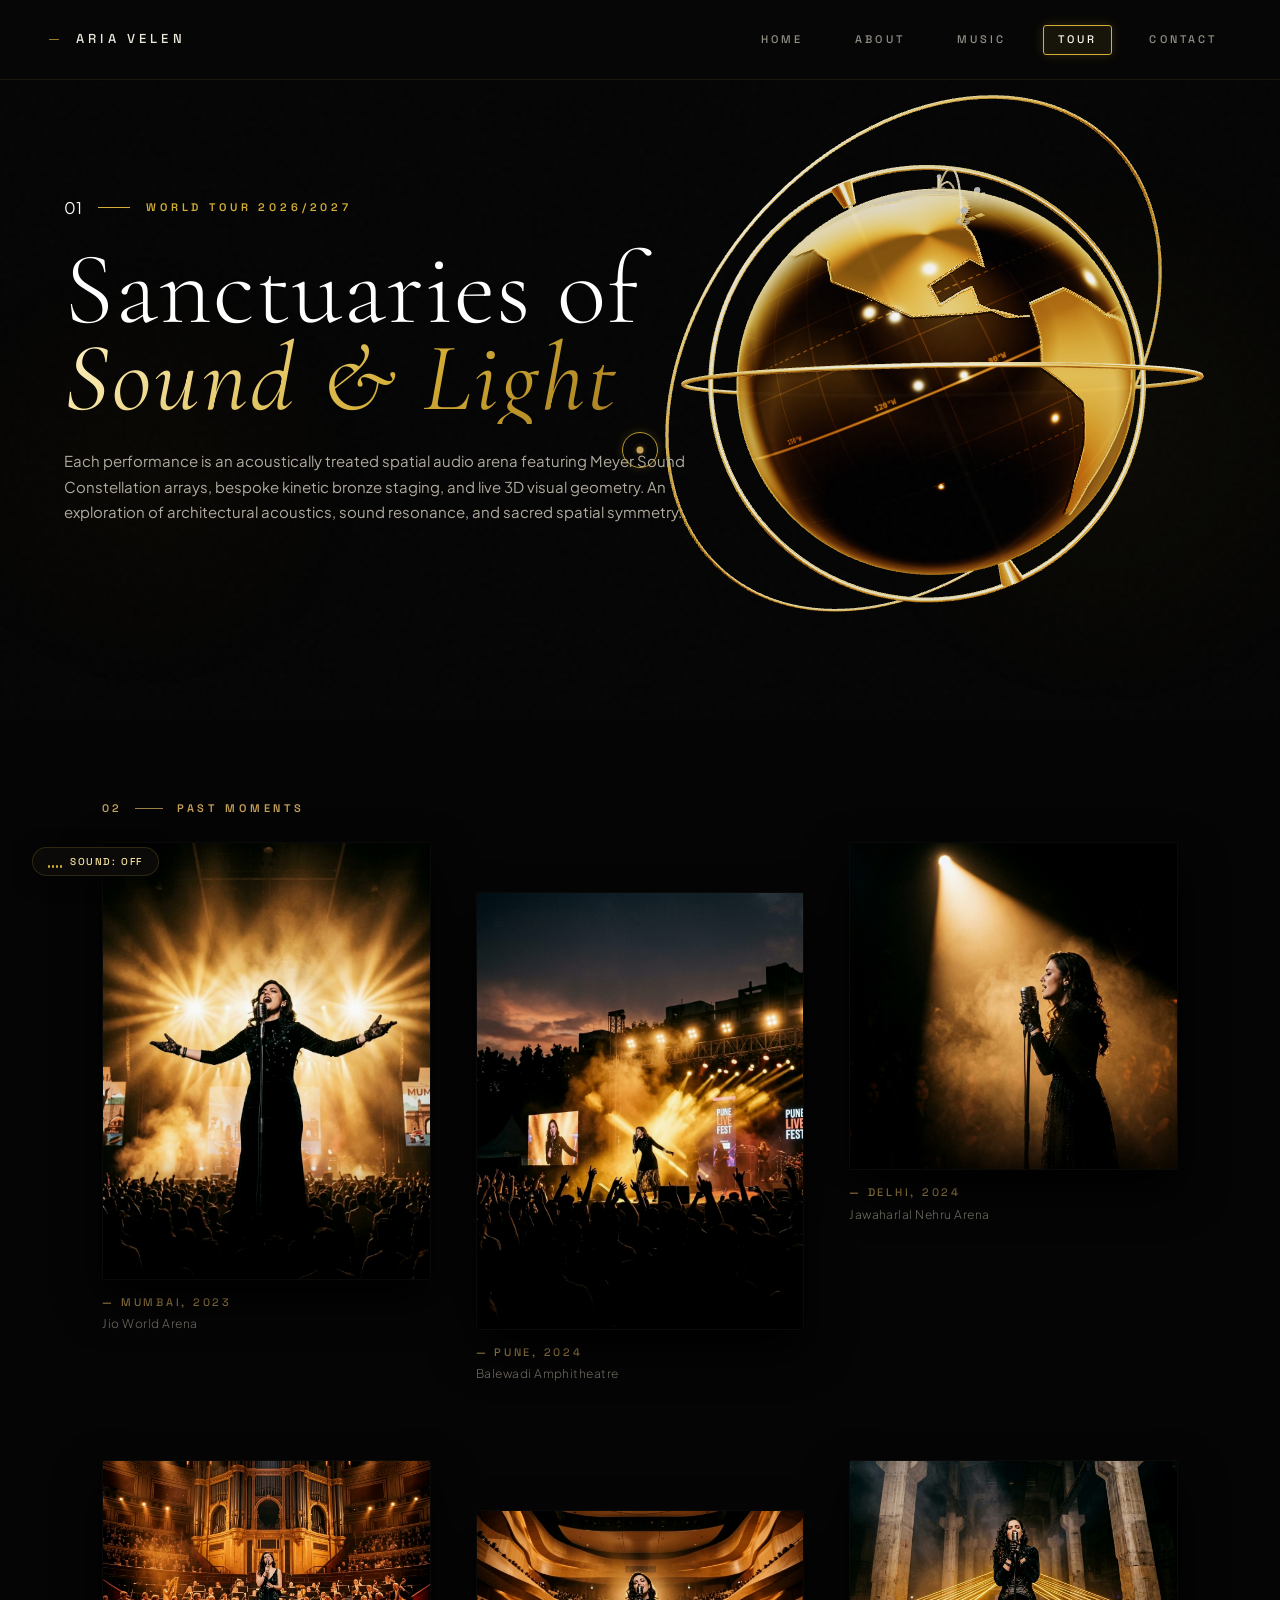
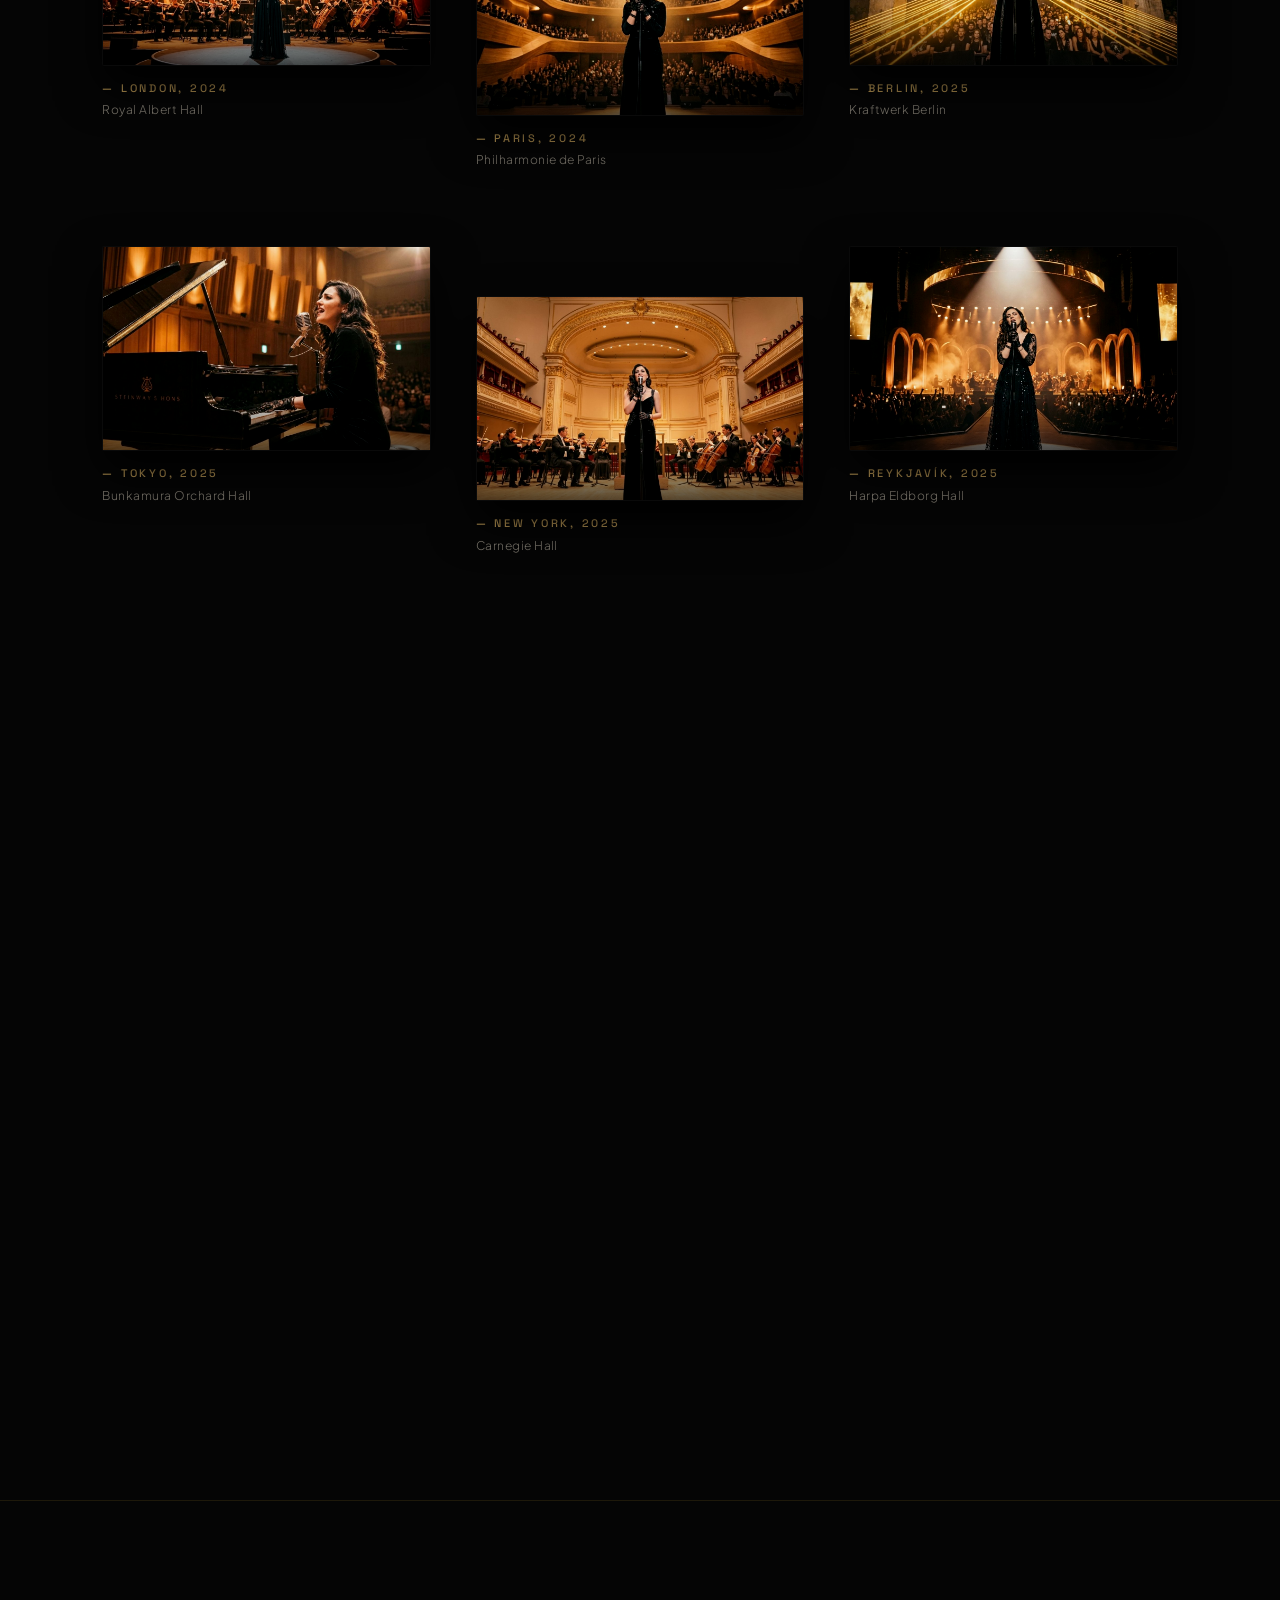
<file: tour.html>
<!DOCTYPE html>
<html lang="en">
<head>
  <meta charset="UTF-8">
  <meta name="viewport" content="width=device-width, initial-scale=1.0">
  <title>TOUR — ARIA VELEN // Spatial Show Highlights & Global Sanctuaries</title>
  <meta name="description" content="Experience Aria Velen live concert highlights. Show photography from Mumbai, London, Paris, Berlin, Tokyo, and New York acoustic sanctuaries.">

  <!-- Google Fonts: Luxury Editorial Serif & Modern Geometric Sans -->
  <link rel="preconnect" href="https://fonts.googleapis.com">
  <link rel="preconnect" href="https://fonts.gstatic.com" crossorigin>
  <link href="https://fonts.googleapis.com/css2?family=Cinzel:wght@400;500;600;700;800;900&family=Cormorant+Garamond:ital,wght@0,300;0,400;0,600;0,700;1,400;1,600&family=Plus+Jakarta+Sans:wght@300;400;500;600;700&family=Space+Grotesk:wght@300;400;500;600;700&display=swap" rel="stylesheet">

  <link rel="icon" type="image/svg+xml" href="data:image/svg+xml,%3Csvg xmlns='http://www.w3.org/2000/svg' viewBox='0 0 32 32'%3E%3Ccircle cx='16' cy='16' r='14' fill='%23070707' stroke='%23d4af37' stroke-width='2'/%3E%3Ctext x='16' y='22' font-family='serif' font-size='18' font-weight='bold' fill='%23d4af37' text-anchor='middle'%3EA%3C/text%3E%3C/svg%3E">
  <link rel="stylesheet" href="style.css?v=50">
</head>
<body data-page="tour">

  <!-- Custom Cursor System -->
  <div id="custom-cursor" class="custom-cursor" aria-hidden="true">
    <div class="cursor-dot"></div>
    <div class="cursor-ring">
      <div class="cursor-badge">
        <span class="cursor-letter">O</span>
        <span class="cursor-letter">P</span>
        <span class="cursor-symbol">
          <svg viewBox="0 0 24 24" class="split-disc-icon">
            <circle cx="12" cy="12" r="10" fill="none" stroke="currentColor" stroke-width="2"/>
            <path d="M12 2 A10 10 0 0 1 12 22 Z" fill="currentColor"/>
          </svg>
        </span>
        <span class="cursor-letter">N</span>
      </div>
    </div>
  </div>

  <!-- Theatrical Cinematic Pre-Opening Curtain (Down-to-Up Stage Lift) -->
  <div class="theatrical-opening-curtain" id="theatrical-curtain" aria-label="Aria Velen Opening Theme" data-cursor="ENTER">
    <div class="theatrical-curtain-panel">
      <div class="theatrical-anamorphic-bar bar-top"></div>
      <div class="theatrical-ambient-fog"></div>
      <div class="theatrical-content">
        <div class="theatrical-golden-line"></div>
        <h1 class="theatrical-artist-name">ARIA VELEN</h1>
        <div class="theatrical-sub-status">
          <span class="theatrical-tracker">04 // ARENAS OF SOUND & LIGHT</span>
        </div>
      </div>
      <div class="theatrical-curtain-edge"></div>
      <button class="theatrical-skip-btn" id="theatrical-skip-btn" data-cursor="ENTER">ENTER SANCTUARY</button>
      <div class="theatrical-anamorphic-bar bar-bottom"></div>
    </div>
  </div>

  <!-- Dedicated 3D Canvas (3D Golden Metallic Icosidodecahedron) -->
  <canvas id="webgl-canvas"></canvas>

  <div class="noise-overlay" aria-hidden="true"></div>

  <!-- Header ([ TOUR ] active in gold box frame) -->
  <header class="site-header" id="site-header">
    <div class="header-container">
      <a href="index.html" class="brand-logo" data-cursor="HOME">
        <span class="brand-dash">—</span>
        <span class="brand-name">ARIA VELEN</span>
      </a>

      <nav class="main-nav" aria-label="Main Navigation">
        <ul class="nav-list">
          <li class="nav-item">
            <a href="index.html" class="nav-link" data-cursor="HOME">
              <span class="nav-text">HOME</span>
            </a>
          </li>
          <li class="nav-item">
            <a href="about.html" class="nav-link" data-cursor="ABOUT">
              <span class="nav-text">ABOUT</span>
            </a>
          </li>
          <li class="nav-item">
            <a href="music.html" class="nav-link" data-cursor="MUSIC">
              <span class="nav-text">MUSIC</span>
            </a>
          </li>
          <li class="nav-item">
            <a href="tour.html" class="nav-link active" data-cursor="TOUR">
              <span class="nav-text">TOUR</span>
            </a>
          </li>
          <li class="nav-item">
            <a href="contact.html" class="nav-link" data-cursor="CONTACT">
              <span class="nav-text">CONTACT</span>
            </a>
          </li>
        </ul>
      </nav>
    </div>
  </header>

  <!-- Ambient Audio Controller -->
  <div class="floating-sound-controller">
    <button class="sound-toggle-btn" id="sound-toggle-btn" title="Toggle Ethereal Audio Experience" data-cursor="SOUND">
      <span class="sound-wave-bars">
        <span class="bar bar-1"></span>
        <span class="bar bar-2"></span>
        <span class="bar bar-3"></span>
        <span class="bar bar-4"></span>
      </span>
      <span class="sound-label" id="sound-status-text">SOUND: OFF</span>
    </button>
  </div>

  <main class="page-content">

    <!-- ==============================================================
         SECTION 01: HERO // SANCTUARIES OF SOUND & LIGHT
         3D Holographic Globe with Precision India Telemetry on Right
         ============================================================== -->
    <section class="section tour-page-hero" id="tour-hero">
      <div class="tour-layout">
        <div class="tour-header-block scroll-fade-up">
          <div class="section-eyebrow">
            <span class="eyebrow-num">01</span>
            <span class="eyebrow-line"></span>
            <span class="eyebrow-text">WORLD TOUR 2026/2027</span>
          </div>
          <h1 class="tour-hero-heading">
            <span class="tour-word-on-the">Sanctuaries of</span>
            <span class="tour-word-road">Sound & Light</span>
          </h1>
          <p class="tour-subtext">
            Each performance is an acoustically treated spatial audio arena featuring Meyer Sound Constellation arrays, bespoke kinetic bronze staging, and live 3D visual geometry. An exploration of architectural acoustics, sound resonance, and sacred spatial symmetry.
          </p>
        </div>
      </div>
    </section>

    <!-- ==============================================================
         SECTION 02: PAST MOMENTS (Matches User Reference Exactly!)
         Left-Aligned Eyebrow: 02 —— PAST MOMENTS
         Rich Multi-City Concert Photography Gallery (All of Aria Velen)
         ============================================================== -->
    <section class="section tour-past-moments-section scroll-fade-up" id="past-moments">
      <div class="past-moments-outer-container">
        <div class="section-left-eyebrow past-moments-eyebrow">
          <span class="eyebrow-num">02</span>
          <span class="eyebrow-dash"></span>
          <span class="eyebrow-text">PAST MOMENTS</span>
        </div>

        <div class="past-moments-editorial-gallery">
          
          <!-- Photo 01: MUMBAI, 2023 -->
          <div class="past-moment-item past-moment-mumbai scroll-fade-up" data-city="mumbai" data-cursor="VIEW">
            <div class="past-moment-frame frame-portrait">
              <img src="assets/past-mumbai.jpg" alt="Aria Velen performing live in Mumbai, 2023" class="past-moment-img" loading="lazy" decoding="async">
              <div class="past-moment-overlay" aria-hidden="true"></div>
            </div>
            <div class="past-moment-meta">
              <span class="past-moment-caption">— MUMBAI, 2023</span>
              <span class="past-moment-venue">Jio World Arena</span>
            </div>
          </div>

          <!-- Photo 02: PUNE, 2024 (Staggered Offset Downwards) -->
          <div class="past-moment-item past-moment-pune stagger-col-2 scroll-fade-up" data-city="pune" data-cursor="VIEW">
            <div class="past-moment-frame frame-portrait">
              <img src="assets/past-pune.jpg" alt="Aria Velen concert crowd in Pune, 2024" class="past-moment-img" loading="lazy" decoding="async">
              <div class="past-moment-overlay" aria-hidden="true"></div>
            </div>
            <div class="past-moment-meta">
              <span class="past-moment-caption">— PUNE, 2024</span>
              <span class="past-moment-venue">Balewadi Amphitheatre</span>
            </div>
          </div>

          <!-- Photo 03: DELHI, 2024 -->
          <div class="past-moment-item past-moment-delhi scroll-fade-up" data-city="delhi" data-cursor="VIEW">
            <div class="past-moment-frame frame-square">
              <img src="assets/past-delhi.jpg" alt="Aria Velen live vocal performance in Delhi, 2024" class="past-moment-img" loading="lazy" decoding="async">
              <div class="past-moment-overlay" aria-hidden="true"></div>
            </div>
            <div class="past-moment-meta">
              <span class="past-moment-caption">— DELHI, 2024</span>
              <span class="past-moment-venue">Jawaharlal Nehru Arena</span>
            </div>
          </div>

          <!-- Photo 04: LONDON, 2024 -->
          <div class="past-moment-item scroll-fade-up" data-city="london" data-cursor="VIEW">
            <div class="past-moment-frame frame-cinematic">
              <img src="assets/london.jpg" alt="Aria Velen performing with orchestra at Royal Albert Hall London, 2024" class="past-moment-img" loading="lazy" decoding="async">
              <div class="past-moment-overlay" aria-hidden="true"></div>
            </div>
            <div class="past-moment-meta">
              <span class="past-moment-caption">— LONDON, 2024</span>
              <span class="past-moment-venue">Royal Albert Hall</span>
            </div>
          </div>

          <!-- Photo 05: PARIS, 2024 (Staggered Offset Downwards) -->
          <div class="past-moment-item stagger-col-2 scroll-fade-up" data-city="paris" data-cursor="VIEW">
            <div class="past-moment-frame frame-cinematic">
              <img src="assets/paris.jpg" alt="Aria Velen at Philharmonie de Paris, 2024" class="past-moment-img" loading="lazy" decoding="async">
              <div class="past-moment-overlay" aria-hidden="true"></div>
            </div>
            <div class="past-moment-meta">
              <span class="past-moment-caption">— PARIS, 2024</span>
              <span class="past-moment-venue">Philharmonie de Paris</span>
            </div>
          </div>

          <!-- Photo 06: BERLIN, 2025 -->
          <div class="past-moment-item scroll-fade-up" data-city="berlin" data-cursor="VIEW">
            <div class="past-moment-frame frame-cinematic">
              <img src="assets/berlin.jpg" alt="Aria Velen live at Kraftwerk Berlin, 2025" class="past-moment-img" loading="lazy" decoding="async">
              <div class="past-moment-overlay" aria-hidden="true"></div>
            </div>
            <div class="past-moment-meta">
              <span class="past-moment-caption">— BERLIN, 2025</span>
              <span class="past-moment-venue">Kraftwerk Berlin</span>
            </div>
          </div>

          <!-- Photo 07: TOKYO, 2025 -->
          <div class="past-moment-item scroll-fade-up" data-city="tokyo" data-cursor="VIEW">
            <div class="past-moment-frame frame-cinematic">
              <img src="assets/tokyo.jpg" alt="Aria Velen Steinway concert at Bunkamura Orchard Hall Tokyo, 2025" class="past-moment-img" loading="lazy" decoding="async">
              <div class="past-moment-overlay" aria-hidden="true"></div>
            </div>
            <div class="past-moment-meta">
              <span class="past-moment-caption">— TOKYO, 2025</span>
              <span class="past-moment-venue">Bunkamura Orchard Hall</span>
            </div>
          </div>

          <!-- Photo 08: NEW YORK, 2025 (Staggered Offset Downwards) -->
          <div class="past-moment-item stagger-col-2 scroll-fade-up" data-city="newyork" data-cursor="VIEW">
            <div class="past-moment-frame frame-cinematic">
              <img src="assets/newyork.jpg" alt="Aria Velen sold out at Carnegie Hall Stern Auditorium New York, 2025" class="past-moment-img" loading="lazy" decoding="async">
              <div class="past-moment-overlay" aria-hidden="true"></div>
            </div>
            <div class="past-moment-meta">
              <span class="past-moment-caption">— NEW YORK, 2025</span>
              <span class="past-moment-venue">Carnegie Hall</span>
            </div>
          </div>

          <!-- Photo 09: REYKJAVÍK, 2025 -->
          <div class="past-moment-item scroll-fade-up" data-city="reykjavik" data-cursor="VIEW">
            <div class="past-moment-frame frame-cinematic">
              <img src="assets/gallery-concert.jpg" alt="Aria Velen spatial acoustics concert at Harpa Eldborg Hall Reykjavík, 2025" class="past-moment-img" loading="lazy" decoding="async">
              <div class="past-moment-overlay" aria-hidden="true"></div>
            </div>
            <div class="past-moment-meta">
              <span class="past-moment-caption">— REYKJAVÍK, 2025</span>
              <span class="past-moment-venue">Harpa Eldborg Hall</span>
            </div>
          </div>

        </div>
      </div>
    </section>

    <!-- ==============================================================
         SECTION 03: BOOKINGS (Matches User Screenshot 2 Exactly!)
         Left-Aligned Eyebrow: — 03 — BOOKINGS
         Heading: "Book" (white serif) "the Artist" (gold italic serif)
         3 Directory Columns (MANAGEMENT, BOOKINGS, PRESS) with Gold Tops
         Action Button: "— BEGIN THE CONVERSATION"
         ============================================================== -->
    <section class="section tour-bookings-section scroll-fade-up" id="bookings">
      <div class="tour-bookings-container">
        
        <div class="section-left-eyebrow bookings-eyebrow">
          <span class="eyebrow-dash-pre"></span>
          <span class="eyebrow-num">03</span>
          <span class="eyebrow-dash"></span>
          <span class="eyebrow-text">BOOKINGS</span>
        </div>

        <h2 class="bookings-heading">
          <span class="bookings-word-book">Book</span>
          <span class="bookings-word-the-artist">the Artist</span>
        </h2>

        <!-- 3 Contact Columns with Gold Rule Dividers -->
        <div class="bookings-directory-grid">
          
          <div class="booking-col-item">
            <div class="booking-col-line" aria-hidden="true"></div>
            <span class="booking-col-label">MANAGEMENT</span>
            <a href="mailto:management@ariavelen.com" class="booking-col-email" data-cursor="EMAIL">management@ariavelen.com</a>
          </div>

          <div class="booking-col-item">
            <div class="booking-col-line" aria-hidden="true"></div>
            <span class="booking-col-label">BOOKINGS</span>
            <a href="mailto:bookings@ariavelen.com" class="booking-col-email" data-cursor="EMAIL">bookings@ariavelen.com</a>
          </div>

          <div class="booking-col-item">
            <div class="booking-col-line" aria-hidden="true"></div>
            <span class="booking-col-label">PRESS</span>
            <a href="mailto:press@ariavelen.com" class="booking-col-email" data-cursor="EMAIL">press@ariavelen.com</a>
          </div>

        </div>

        <!-- Action Button -->
        <div class="bookings-action-row">
          <a href="contact.html" class="bookings-conversation-btn" data-cursor="CONTACT">
            <span class="conversation-dash">—</span>
            <span class="conversation-label">BEGIN THE CONVERSATION</span>
          </a>
        </div>

      </div>
    </section>

    <!-- ==============================================================
         EDITORIAL FOOTER (Matches User Screenshots 3 & 4 Exactly!)
         Left: ARIA VELEN / Music between midnight, memory and motion.
         NAVIGATE & LISTEN Columns + Copyright & Credits Sub-Footer
         ============================================================== -->
    <footer class="site-footer tour-editorial-footer">
      <div class="editorial-footer-container">
        <div class="footer-col-brand">
          <h3 class="footer-brand-title">ARIA VELEN</h3>
          <p class="footer-brand-tagline">Music between midnight, memory and motion.</p>
        </div>

        <div class="footer-nav-group">
          <h4 class="footer-group-heading">NAVIGATE</h4>
          <ul class="footer-group-list">
            <li><a href="index.html" class="footer-group-link" data-cursor="HOME">Home</a></li>
            <li><a href="about.html" class="footer-group-link" data-cursor="ABOUT">About</a></li>
            <li><a href="music.html" class="footer-group-link" data-cursor="MUSIC">Music</a></li>
            <li><a href="tour.html" class="footer-group-link" data-cursor="TOUR">Tour</a></li>
            <li><a href="contact.html" class="footer-group-link" data-cursor="CONTACT">Contact</a></li>
            <li><a href="animation.html" class="footer-group-link" data-cursor="3D STUDIO">3D Studio</a></li>
          </ul>
        </div>

        <div class="footer-nav-group">
          <h4 class="footer-group-heading">LISTEN</h4>
          <ul class="footer-group-list">
            <li><a href="https://spotify.com" target="_blank" rel="noopener" class="footer-group-link" data-cursor="EXTERNAL">Spotify</a></li>
            <li><a href="https://music.apple.com" target="_blank" rel="noopener" class="footer-group-link" data-cursor="EXTERNAL">Apple Music</a></li>
            <li><a href="https://youtube.com" target="_blank" rel="noopener" class="footer-group-link" data-cursor="EXTERNAL">YouTube</a></li>
            <li><a href="https://instagram.com" target="_blank" rel="noopener" class="footer-group-link" data-cursor="EXTERNAL">Instagram</a></li>
          </ul>
        </div>
      </div>

      <div class="footer-sub-bar">
        <div class="footer-sub-container">
          <span class="footer-sub-copy">© 2026 ARIA VELEN</span>
          <span class="footer-sub-credit">A FICTIONAL ARTIST — CRAFTED WITH THREE.JS & WEB AUDIO</span>
        </div>
      </div>
    </footer>

  </main>



  <script src="three.min.js?v=48"></script>
  <script src="audio-engine.js?v=48"></script>
  <script src="three-scene.js?v=50"></script>
  <script src="cursor.js?v=48"></script>
  <script src="main.js?v=48"></script>
</body>
</html>
</file>
<file: style.css>
/* ==========================================================================
   ARIA VELEN — THE FREQUENCY // COMPLETE DESIGN SYSTEM & 3D ARCHITECTURE
   Color Palette: Deep Obsidian (#070707), Polished Bronze, Champagne & 24K Liquid Gold
   ========================================================================== */

:root {
  --bg-primary: #070707;
  --bg-secondary: #0d0c0b;
  --bg-glass: rgba(14, 13, 12, 0.72);
  --bg-card: rgba(22, 20, 18, 0.65);
  
  --gold-primary: #d4af37;
  --gold-light: #f3df9b;
  --gold-bright: #ffd700;
  --gold-muted: #9e7d3b;
  --bronze-dark: #3a2711;
  --bronze-mid: #68491c;
  
  --text-primary: #f8f6f0;
  --text-muted: #999388;
  --text-dim: #5c5850;

  --border-subtle: rgba(212, 175, 55, 0.18);
  --border-gold: rgba(212, 175, 55, 0.45);
  --border-active: rgba(243, 223, 155, 0.85);

  --font-serif: 'Cinzel', 'Cormorant Garamond', Georgia, serif;
  --font-sans: 'Plus Jakarta Sans', -apple-system, BlinkMacSystemFont, sans-serif;
  --font-mono: 'Space Grotesk', monospace;

  --transition-smooth: cubic-bezier(0.16, 1, 0.3, 1);
}

/* Base Reset & Smoothness */
*, *::before, *::after {
  box-sizing: border-box;
  margin: 0;
  padding: 0;
}

/* The custom cursor only replaces the native pointer once its JS is alive,
   so the user is never left without a cursor (touch devices keep `auto`). */
body.custom-cursor-active,
body.custom-cursor-active * {
  cursor: none;
}

html {
  scroll-behavior: smooth;
  scroll-padding-top: 104px; /* keeps anchored content clear of the fixed header */
  background-color: var(--bg-primary);
  color: var(--text-primary);
  font-family: var(--font-sans);
  overflow-x: hidden;
  /* Viewport level: only suppresses pull-to-refresh/rubber-band at the very
     top/bottom. It must live here, NOT on <body> — on a body-level scroll box
     it also blocks scroll chaining, which kills wheel/touchpad scrolling. */
  overscroll-behavior-y: none;
  font-feature-settings: "cv02", "cv03", "cv04", "cv11";
  -webkit-font-smoothing: antialiased;
  -moz-osx-font-smoothing: grayscale;
}

body {
  min-height: 100vh;
  background-color: var(--bg-primary);
  color: var(--text-primary);
  position: relative;
  /* `clip`, not `hidden`: `hidden` forces the other axis from `visible` to
     `auto`, which turns <body> into its own scroll container — wheel events
     then scroll that ~30px internal box instead of the page (and
     overscroll-behavior previously stopped the chain there, so the page
     never scrolled at all). `clip` trims horizontal overflow without
     creating a scroll box, so input goes straight to the viewport. */
  overflow-x: clip;
  line-height: 1.6;
}

/* Custom Scrollbar */
::-webkit-scrollbar {
  width: 6px;
}
::-webkit-scrollbar-track {
  background: var(--bg-primary);
}
::-webkit-scrollbar-thumb {
  background: rgba(212, 175, 55, 0.25);
  border-radius: 3px;
}
::-webkit-scrollbar-thumb:hover {
  background: rgba(212, 175, 55, 0.6);
}

/* ==========================================================================
   CUSTOM CURSOR SYSTEM (Matches User Reference: Clean Gold Ring & Center Dot)
   ========================================================================== */
.custom-cursor {
  position: fixed;
  top: 0;
  left: 0;
  width: 0;
  height: 0;
  pointer-events: none;
  z-index: 999999;
  will-change: transform;
  transition: opacity 0.22s ease;
}

.cursor-dot {
  position: absolute;
  top: 0;
  left: 0;
  width: 7px;
  height: 7px;
  background-color: #c5a059;
  border-radius: 50%;
  box-shadow: 0 0 5px rgba(212, 175, 55, 0.45);
  transform: translate(-50%, -50%);
  transition: opacity 0.22s ease, transform 0.22s cubic-bezier(0.16, 1, 0.3, 1);
  pointer-events: none;
  transform-origin: center center;
}

.cursor-ring {
  position: absolute;
  top: 0;
  left: 0;
  width: 36px;
  height: 36px;
  border: 1.5px solid rgba(212, 175, 55, 0.88);
  border-radius: 50%;
  display: flex;
  flex-direction: column;
  align-items: center;
  justify-content: center;
  background-color: transparent;
  box-shadow: 0 0 10px rgba(212, 175, 55, 0.2);
  transform: translate(-50%, -50%);
  transition: width 0.28s cubic-bezier(0.16, 1, 0.3, 1), 
              height 0.28s cubic-bezier(0.16, 1, 0.3, 1), 
              background-color 0.25s ease, 
              border-color 0.25s ease,
              border-width 0.25s ease,
              box-shadow 0.25s ease,
              transform 0.18s cubic-bezier(0.16, 1, 0.3, 1);
  pointer-events: none;
  transform-origin: center center;
}

.cursor-badge {
  display: flex;
  align-items: center;
  justify-content: center;
  gap: 3px;
  color: var(--gold-light);
  font-family: var(--font-mono);
  font-size: 10px;
  font-weight: 700;
  letter-spacing: 0.15em;
  opacity: 0;
  visibility: hidden;
  transform: scale(0.65);
  transition: opacity 0.22s ease, transform 0.26s cubic-bezier(0.16, 1, 0.3, 1), visibility 0.22s;
  pointer-events: none;
}

.cursor-letter {
  display: inline-block;
  line-height: 1;
}

.cursor-symbol {
  display: inline-flex;
  align-items: center;
  justify-content: center;
  width: 13px;
  height: 13px;
}

.split-disc-icon {
  width: 100%;
  height: 100%;
  color: var(--gold-light);
  animation: discSpinSlow 12s linear infinite;
}

@keyframes discSpinSlow {
  from { transform: rotate(0deg); }
  to { transform: rotate(360deg); }
}

.cursor-subtext {
  font-family: var(--font-mono);
  font-size: 8px;
  letter-spacing: 0.2em;
  color: var(--gold-primary);
  margin-top: 2px;
  text-transform: uppercase;
  display: none;
}

/* Hovering State: Ring smoothly blooms to 80px, dot dissolves, action badge appears */
.custom-cursor.hovering .cursor-ring {
  width: 80px;
  height: 80px;
  border-color: var(--gold-bright);
  background-color: rgba(14, 13, 10, 0.88);
  border-width: 1.5px;
  box-shadow: 0 0 28px rgba(212, 175, 55, 0.35), inset 0 0 16px rgba(212, 175, 55, 0.18);
}

.custom-cursor.hovering .cursor-badge {
  opacity: 1;
  visibility: visible;
  transform: scale(1);
}

.custom-cursor.hovering .cursor-dot {
  opacity: 0;
  transform: translate(-50%, -50%) scale(0.2);
}

.custom-cursor.hovering-3d .cursor-ring {
  width: 96px;
  height: 96px;
  border-style: dashed;
  border-color: var(--gold-light);
  background-color: rgba(7, 7, 7, 0.90);
}

.custom-cursor.clicking .cursor-ring {
  border-color: #ffffff;
  transform: translate(-50%, -50%) scale(0.92);
}

.cursor-click-wave {
  position: fixed;
  width: 64px;
  height: 64px;
  border-radius: 50%;
  border: 1.5px solid var(--gold-light);
  pointer-events: none;
  z-index: 999998;
  transform: translate3d(-50%, -50%, 0) scale(0.2);
  opacity: 0;
  will-change: transform, opacity;
  backface-visibility: hidden;
}

.cursor-click-wave.wave-active {
  animation: clickWave 0.65s var(--transition-smooth) forwards;
}

@keyframes clickWave {
  0% {
    transform: translate3d(-50%, -50%, 0) scale(0.2);
    opacity: 0.9;
  }
  100% {
    transform: translate3d(-50%, -50%, 0) scale(2.8);
    opacity: 0;
  }
}

/* ==========================================================================
   THEATRICAL CINEMATIC PRE-OPENING CURTAIN (DOWN-TO-UP STAGE LIFT)
   - Smoothly Drawn Gold Hairline Laser with Specular Diamond Glint
   - Haute-Couture Serif Typography with Optical Kerning
   - Down-to-Up Stage Curtain Lift Transition
   - Radiant Gold Bottom Laser Beam Leading the Reveal
   ========================================================================== */
.theatrical-opening-curtain {
  position: fixed;
  inset: 0;
  z-index: 9999999;
  background: transparent;
  display: flex;
  align-items: center;
  justify-content: center;
  overflow: hidden;
  pointer-events: auto;
}

.theatrical-opening-curtain.curtain-dismissed {
  pointer-events: none;
}

/* Solid Royal Black Stage Curtain Panel — 100% Opaque, Zero Transparency */
.theatrical-curtain-panel {
  position: absolute;
  inset: 0;
  background-color: #000000;
  background: #000000;
  opacity: 1;
  display: flex;
  flex-direction: column;
  align-items: center;
  justify-content: center;
  transition: transform 0.72s cubic-bezier(0.77, 0, 0.175, 1);
  will-change: transform;
  z-index: 2;
  overflow: hidden;
}

/* Theatrical Stage Curtain Lift: Physically sweeps upwards from bottom to top */
.theatrical-opening-curtain.curtain-dismissed .theatrical-curtain-panel {
  transform: translateY(-100%);
}

/* Anamorphic Widescreen Cinema Letterbox Bars */
.theatrical-anamorphic-bar {
  position: absolute;
  left: 0;
  right: 0;
  height: clamp(24px, 3.8vh, 48px);
  background: #000000;
  z-index: 10;
  pointer-events: none;
}

.theatrical-anamorphic-bar.bar-top {
  top: 0;
  border-bottom: 1px solid rgba(212, 175, 55, 0.15);
}

.theatrical-anamorphic-bar.bar-bottom {
  bottom: 0;
  border-top: 1px solid rgba(212, 175, 55, 0.15);
}

/* Atmospheric Soft Ambient Halo (Disabled for pure, solid royal black contrast) */
.theatrical-ambient-fog {
  display: none !important;
}

.theatrical-content {
  position: relative;
  display: flex;
  flex-direction: column;
  align-items: center;
  justify-content: center;
  text-align: center;
  padding: 0 24px;
  max-width: 840px;
  z-index: 2;
  cursor: pointer;
}

.theatrical-opening-curtain.curtain-dismissed .theatrical-content {
  transform: translateY(-35px);
  opacity: 0.35;
  transition: transform 0.72s cubic-bezier(0.77, 0, 0.175, 1),
              opacity 0.45s ease;
}

/* 1. Smoothly Drawn Hairline Gold Laser Stroke */
.theatrical-golden-line {
  position: relative;
  height: 1.5px;
  width: min(260px, 70vw);
  background: linear-gradient(90deg, 
    transparent 0%, 
    rgba(212, 175, 55, 0.25) 15%, 
    rgba(255, 235, 175, 0.95) 50%, 
    rgba(212, 175, 55, 0.25) 85%, 
    transparent 100%
  );
  box-shadow: 0 0 10px rgba(255, 220, 130, 0.7), 0 0 22px rgba(212, 175, 55, 0.4);
  margin-bottom: 16px;
  border-radius: 2px;
  transform: scaleX(0);
  transform-origin: center;
  opacity: 0;
  animation: theatricalDrawSmooth 0.55s cubic-bezier(0.22, 1, 0.36, 1) forwards 0.05s;
  will-change: transform, opacity;
}

.theatrical-golden-line::before {
  content: '';
  position: absolute;
  top: -1px;
  left: 0;
  right: 0;
  height: 3.5px;
  background: radial-gradient(ellipse at 50% 50%, rgba(255, 255, 255, 0.9) 0%, rgba(212, 175, 55, 0.35) 50%, transparent 100%);
  filter: blur(1px);
  pointer-events: none;
}

.theatrical-golden-line::after {
  content: '';
  position: absolute;
  top: 50%;
  left: 50%;
  transform: translate(-50%, -50%);
  width: 4px;
  height: 4px;
  background: #ffffff;
  border-radius: 50%;
  box-shadow: 0 0 8px 2px rgba(255, 255, 255, 0.95), 0 0 20px 4px rgba(212, 175, 55, 0.75);
  animation: theatricalGlintFast 0.45s ease-in-out infinite alternate;
}

@keyframes theatricalGlintFast {
  from { opacity: 0.7; transform: translate(-50%, -50%) scale(1.0); }
  to { opacity: 1.0; transform: translate(-50%, -50%) scale(1.5); }
}

@keyframes theatricalDrawSmooth {
  0% {
    transform: scaleX(0);
    opacity: 0;
  }
  15% {
    opacity: 1;
  }
  100% {
    transform: scaleX(1);
    opacity: 1;
  }
}

/* 2. Sleek Haute-Couture Editorial Title with Pristine Optical Kerning */
.theatrical-artist-name {
  font-family: var(--font-display, 'Cinzel', serif);
  font-size: clamp(26px, 4.8vw, 52px);
  font-weight: 400;
  color: #ffffff;
  text-transform: uppercase;
  margin: 0;
  opacity: 0;
  letter-spacing: clamp(0.32em, 0.44em, 0.54em);
  padding-left: clamp(0.32em, 0.44em, 0.54em);
  text-shadow: 0 0 20px rgba(255, 255, 255, 0.35), 0 0 45px rgba(212, 175, 55, 0.2);
  animation: theatricalNameFast 0.40s cubic-bezier(0.16, 1, 0.3, 1) forwards 0.16s;
}

@keyframes theatricalNameFast {
  0% {
    opacity: 0;
    transform: translateY(10px) scale(0.98);
    filter: blur(6px);
  }
  100% {
    opacity: 1;
    transform: translateY(0) scale(1);
    filter: blur(0);
  }
}

/* 3. Refined Minimalist Chapter Coordinates */
.theatrical-sub-status {
  margin-top: 14px;
  opacity: 0;
  transform: translateY(6px);
  animation: theatricalTrackerFast 0.30s cubic-bezier(0.16, 1, 0.3, 1) forwards 0.28s;
}

@keyframes theatricalTrackerFast {
  0% {
    opacity: 0;
    transform: translateY(6px);
  }
  100% {
    opacity: 0.9;
    transform: translateY(0);
  }
}

.theatrical-tracker {
  font-family: var(--font-mono, 'Space Grotesk', monospace);
  font-size: clamp(8.5px, 0.9vw, 9.5px);
  font-weight: 400;
  letter-spacing: 0.32em;
  padding-left: 0.32em;
  color: rgba(212, 175, 55, 0.85);
  text-transform: uppercase;
  display: inline-flex;
  align-items: center;
  gap: 12px;
  background: transparent;
  border: none;
  padding: 0;
  border-radius: 0;
  backdrop-filter: none;
  box-shadow: none;
}

.theatrical-tracker::before,
.theatrical-tracker::after {
  content: '';
  display: inline-block;
  width: 14px;
  height: 1px;
  background: rgba(212, 175, 55, 0.3);
}

/* Radiant Golden Bottom Edge Beam — leads the down-to-up reveal as the curtain rises */
.theatrical-curtain-edge {
  position: absolute;
  bottom: 0;
  left: 0;
  right: 0;
  height: 3px;
  background: linear-gradient(90deg, 
    transparent 0%, 
    rgba(212, 175, 55, 0.4) 10%, 
    #ffd700 48%, 
    #ffffff 50%, 
    #ffd700 52%, 
    rgba(212, 175, 55, 0.4) 90%, 
    transparent 100%
  );
  box-shadow: 0 0 16px 2px rgba(255, 215, 0, 0.9), 0 0 40px 6px rgba(212, 175, 55, 0.65);
  z-index: 20;
}

/* Interactive Sleek Minimalist Enter Button */
.theatrical-skip-btn {
  position: absolute;
  bottom: clamp(18px, 3.4vh, 32px);
  font-family: var(--font-mono, 'Space Grotesk', monospace);
  font-size: 8.5px;
  font-weight: 400;
  letter-spacing: 0.3em;
  padding: 6px 16px;
  color: rgba(255, 255, 255, 0.45);
  background: rgba(255, 255, 255, 0.03);
  border: 1px solid rgba(255, 255, 255, 0.1);
  border-radius: 100px;
  cursor: pointer;
  text-transform: uppercase;
  backdrop-filter: blur(8px);
  transition: all 0.22s cubic-bezier(0.16, 1, 0.3, 1);
  opacity: 0;
  animation: fadeInCurtainBtn 0.26s ease forwards 0.24s;
  z-index: 12;
}

@keyframes fadeInCurtainBtn {
  to {
    opacity: 1;
  }
}

.theatrical-skip-btn:hover {
  color: #ffffff;
  background: rgba(212, 175, 55, 0.12);
  border-color: rgba(212, 175, 55, 0.4);
  box-shadow: 0 0 16px rgba(212, 175, 55, 0.2);
  transform: translateY(-1px);
}

/* ==========================================================================
   WEBGL CANVAS & OVERLAYS (Layered with 3D Canvas in FRONT of Singer Backdrop)
   ========================================================================== */
.hero-singer-backdrop {
  position: absolute;
  top: 0;
  left: 0;
  width: 100%;
  height: 100vh;
  z-index: 1;
  pointer-events: none;
  overflow: hidden;
  will-change: opacity, transform;
}

.hero-singer-img {
  width: 100%;
  height: 100%;
  object-fit: cover;
  object-position: 58% 30%;
  opacity: 0.65;
  filter: contrast(1.22) brightness(0.72);
}

.hero-singer-overlay {
  position: absolute;
  top: 0;
  left: 0;
  width: 100%;
  height: 100%;
  background: radial-gradient(circle at 55% 42%, rgba(7, 7, 7, 0.15) 0%, rgba(7, 7, 7, 0.65) 60%, #070707 100%);
}

#webgl-canvas {
  position: fixed;
  top: 0;
  left: 0;
  width: 100vw;
  height: 100vh;
  z-index: 5;
  pointer-events: none;
}

.noise-overlay {
  position: fixed;
  top: 0;
  left: 0;
  width: 100%;
  height: 100%;
  opacity: 0.02;
  background-image: url("data:image/svg+xml,%3Csvg viewBox='0 0 200 200' xmlns='http://www.w3.org/2000/svg'%3E%3Cfilter id='noiseFilter'%3E%3CfeTurbulence type='fractalNoise' baseFrequency='0.8' numOctaves='1' stitchTiles='stitch'/%3E%3C/filter%3E%3Crect width='100%25' height='100%25' filter='url(%23noiseFilter)'/%3E%3C/svg%3E");
  pointer-events: none;
  z-index: 6;
}

.ambient-glow {
  position: fixed;
  pointer-events: none;
  border-radius: 50%;
  z-index: 1;
  opacity: 0.45;
  transform: translateZ(0);
}

.glow-top {
  top: -200px;
  right: 10%;
  width: 600px;
  height: 600px;
  background: radial-gradient(circle,
    rgba(166, 124, 56, 0.22) 0%,
    rgba(166, 124, 56, 0.12) 28%,
    rgba(166, 124, 56, 0.04) 52%,
    rgba(0, 0, 0, 0) 72%
  );
}

.glow-center {
  top: 40%;
  left: -150px;
  width: 700px;
  height: 700px;
  background: radial-gradient(circle,
    rgba(110, 78, 29, 0.18) 0%,
    rgba(110, 78, 29, 0.09) 32%,
    rgba(110, 78, 29, 0.02) 55%,
    rgba(0, 0, 0, 0) 72%
  );
}

/* ==========================================================================
   HEADER & NAVIGATION BAR (Matches User Screenshots 1, 2, 3, 4)
   ========================================================================== */
.site-header {
  position: fixed;
  top: 0;
  left: 0;
  width: 100%;
  z-index: 100;
  padding: 24px 48px;
  background: rgba(7, 7, 7, 0.75);
  backdrop-filter: blur(16px);
  border-bottom: 1px solid rgba(212, 175, 55, 0.1);
  transition: all 0.35s ease;
}

.header-container {
  max-width: 1600px;
  margin: 0 auto;
  display: flex;
  align-items: center;
  justify-content: space-between;
  gap: 24px;
}

.brand-logo {
  display: inline-flex;
  align-items: center;
  gap: 12px;
  text-decoration: none;
  color: var(--text-primary);
  font-family: var(--font-mono);
  font-size: 13px;
  font-weight: 500;
  letter-spacing: 0.32em;
  text-transform: uppercase;
  transition: opacity 0.3s ease;
  flex-shrink: 0;
}

.brand-dash {
  color: var(--gold-primary);
  font-weight: 300;
}

.brand-name {
  color: #ede8dc;
  transition: color 0.3s ease;
}

.brand-logo:hover .brand-name {
  color: var(--gold-light);
}

.main-nav {
  position: relative;
  left: auto;
  transform: none;
}

.nav-list {
  display: flex;
  align-items: center;
  gap: 22px;
  list-style: none;
}

.nav-link {
  text-decoration: none;
  color: #948f86;
  font-family: var(--font-mono);
  font-size: 11px;
  font-weight: 500;
  letter-spacing: 0.28em;
  text-transform: uppercase;
  padding: 5px 14px;
  border-radius: 3px;
  border: 1px solid transparent;
  transition: all 0.25s var(--transition-smooth);
  position: relative;
  display: inline-flex;
  align-items: center;
  justify-content: center;
}

.nav-link:hover {
  color: #f8f6f0;
  border-color: rgba(212, 175, 55, 0.4);
  background-color: rgba(212, 175, 55, 0.04);
}

.nav-link.active {
  color: #f8f6f0;
  border-color: var(--gold-primary);
  background-color: rgba(212, 175, 55, 0.08);
  box-shadow: 0 0 12px rgba(212, 175, 55, 0.2), inset 0 0 6px rgba(212, 175, 55, 0.06);
}

.header-actions {
  display: flex;
  align-items: center;
  flex-shrink: 0;
}

.floating-sound-controller {
  position: fixed;
  bottom: 24px;
  left: 32px;
  z-index: 99;
}

.sound-toggle-btn {
  background: rgba(14, 13, 11, 0.8);
  border: 1px solid var(--border-subtle);
  color: var(--gold-light);
  font-family: var(--font-mono);
  font-size: 10px;
  font-weight: 500;
  letter-spacing: 0.16em;
  padding: 7px 15px;
  border-radius: 9999px;
  display: inline-flex;
  align-items: center;
  gap: 8px;
  transition: all 0.3s ease;
  backdrop-filter: blur(12px);
  box-shadow: 0 4px 20px rgba(0, 0, 0, 0.5);
}

.sound-toggle-btn:hover {
  border-color: var(--gold-primary);
  background: rgba(45, 34, 18, 0.65);
  box-shadow: 0 0 16px rgba(212, 175, 55, 0.25);
}

.sound-wave-bars {
  display: flex;
  align-items: flex-end;
  gap: 2px;
  height: 12px;
}

.sound-wave-bars .bar {
  width: 2px;
  background-color: var(--gold-primary);
  border-radius: 1px;
  height: 3px;
  transition: height 0.2s ease;
}

.sound-toggle-btn.playing .bar-1 { animation: soundBar 0.8s ease-in-out infinite alternate; }
.sound-toggle-btn.playing .bar-2 { animation: soundBar 1.1s ease-in-out 0.2s infinite alternate; }
.sound-toggle-btn.playing .bar-3 { animation: soundBar 0.6s ease-in-out 0.4s infinite alternate; }
.sound-toggle-btn.playing .bar-4 { animation: soundBar 0.9s ease-in-out 0.1s infinite alternate; }

@keyframes soundBar {
  0% { height: 3px; }
  100% { height: 13px; }
}

/* ==========================================================================
   PAGE CONTENT & GENERAL COMPONENTS
   ========================================================================== */
.page-content {
  position: relative;
  z-index: 10;
  pointer-events: none;
}

.section {
  padding: 140px 64px 90px;
  display: flex;
  flex-direction: column;
  justify-content: center;
  position: relative;
  pointer-events: auto;
}

.section-eyebrow {
  display: inline-flex;
  align-items: center;
  gap: 16px;
  margin-bottom: 20px;
}

.eyebrow-line {
  width: 32px;
  height: 1px;
  background-color: var(--gold-primary);
}

.eyebrow-text {
  color: var(--gold-primary);
  font-family: var(--font-mono);
  font-size: 11px;
  font-weight: 600;
  letter-spacing: 0.35em;
  text-transform: uppercase;
}

.section-heading {
  font-family: var(--font-serif);
  font-size: clamp(38px, 5.5vw, 76px);
  font-weight: 400;
  line-height: 1.08;
  letter-spacing: -0.01em;
  color: #fffaf0;
  margin-bottom: 24px;
}

.gold-shimmer {
  background: linear-gradient(135deg, #f5e4b2 0%, #d4af37 50%, #8e6828 100%);
  -webkit-background-clip: text;
  -webkit-text-fill-color: transparent;
  font-style: italic;
}

.btn {
  display: inline-flex;
  align-items: center;
  gap: 12px;
  padding: 14px 28px;
  border-radius: 9999px;
  text-decoration: none;
  font-family: var(--font-mono);
  font-size: 12px;
  font-weight: 600;
  letter-spacing: 0.22em;
  text-transform: uppercase;
  transition: all 0.35s var(--transition-smooth);
}

.btn-primary {
  background: linear-gradient(135deg, #dfbc55 0%, #b88e28 100%);
  color: #0d0c0b;
  border: 1px solid #ffd700;
  box-shadow: 0 4px 24px rgba(212, 175, 55, 0.35);
}

.btn-primary:hover {
  transform: translateY(-2px);
  box-shadow: 0 8px 32px rgba(212, 175, 55, 0.55);
  background: linear-gradient(135deg, #fae59e 0%, #cca337 100%);
}

.btn-secondary {
  background: rgba(22, 20, 18, 0.5);
  color: var(--gold-light);
  border: 1px solid var(--border-gold);
  backdrop-filter: blur(10px);
}

.btn-secondary:hover {
  border-color: var(--gold-light);
  background: rgba(45, 34, 18, 0.7);
  box-shadow: 0 4px 20px rgba(212, 175, 55, 0.25);
  transform: translateY(-2px);
}

/* ==========================================================================
   HOMEPAGE SPECIFIC EDITORIAL LAYOUT (MATCHES USER SCREENSHOTS 1, 2, 3, 4, 5)
   ========================================================================== */

.page-content {
  position: relative;
  z-index: 20;
}

/* --------------------------------------------------------------------------
   HERO A SECTION: SINGER BACKDROP + HUGE 3D CAPITAL "A" IN MIDDLE (Image 2)
   -------------------------------------------------------------------------- */
.home-hero-a-section {
  position: relative;
  min-height: 100vh;
  display: flex;
  align-items: center;
  justify-content: center;
  overflow: hidden;
  padding: 0;
  z-index: 10;
  pointer-events: none;
  background: transparent;
}

/* --------------------------------------------------------------------------
   DRAMATIC TOP-LEFT LIGHT EFFECT (Volumetric Radial Glow & Directional Beam)
   Matches the cinematic studio lighting from user references
   -------------------------------------------------------------------------- */
.hero-top-left-light-glow {
  position: absolute;
  top: -15%;
  left: -15%;
  width: 85vw;
  height: 85vh;
  max-width: 1000px;
  max-height: 1000px;
  background: radial-gradient(circle at 25% 25%,
    rgba(255, 215, 120, 0.20) 0%,
    rgba(224, 165, 55, 0.11) 22%,
    rgba(175, 105, 25, 0.05) 42%,
    rgba(140, 75, 15, 0.02) 60%,
    rgba(0, 0, 0, 0) 78%
  );
  pointer-events: none;
  z-index: 6;
  transform: translateZ(0);
}

.hero-top-left-light-beam {
  position: absolute;
  top: 0;
  left: 0;
  width: 100vw;
  height: 100vh;
  background: linear-gradient(135deg,
    rgba(255, 220, 135, 0.14) 0%,
    rgba(215, 155, 48, 0.07) 22%,
    rgba(155, 95, 22, 0.02) 42%,
    transparent 60%
  );
  pointer-events: none;
  z-index: 7;
  mix-blend-mode: screen;
  animation: lightBeamShimmer 10s ease-in-out infinite alternate;
}

@keyframes topLightPulse {
  0% {
    opacity: 0.85;
    transform: scale(1) translate(0, 0);
  }
  100% {
    opacity: 1.0;
    transform: scale(1.06) translate(12px, 12px);
  }
}

@keyframes lightBeamShimmer {
  0% {
    opacity: 0.80;
  }
  100% {
    opacity: 1.0;
  }
}

.hero-a-content {
  position: absolute;
  top: 50%;
  left: 50%;
  transform: translate(-50%, -50%);
  z-index: 12;
  display: flex;
  flex-direction: column;
  align-items: center;
  justify-content: center;
  text-align: center;
  pointer-events: none;
  width: 100%;
  will-change: opacity, transform;
}

/* Floating animation on the central title elements */
.hero-a-title {
  display: flex;
  flex-direction: column;
  align-items: center;
  justify-content: center;
  margin-bottom: 0;
  line-height: 0.95;
  animation: luxuryHeroFloat 6.8s ease-in-out infinite;
  will-change: transform;
}

@keyframes luxuryHeroFloat {
  0%, 100% {
    transform: translateY(0px);
  }
  50% {
    transform: translateY(-9px);
  }
}

/* High-Luminance Metallic White-Gold/Platinum Serif Typography */
.hero-word-aria {
  font-family: 'Cormorant Garamond', var(--font-serif);
  font-size: clamp(72px, 9.5vw, 130px);
  font-weight: 400;
  letter-spacing: 0.11em;
  background: linear-gradient(135deg, #ffffff 0%, #ffffff 32%, #ded9ce 54%, #ffffff 78%, #c5bfb0 100%);
  -webkit-background-clip: text;
  -webkit-text-fill-color: transparent;
  line-height: 0.95;
  filter: drop-shadow(0 2px 1px rgba(255, 255, 255, 0.45)) drop-shadow(0 8px 30px rgba(0, 0, 0, 0.9));
  position: relative;
  z-index: 2;
}

/* Luxurious 24K Metallic Satin Gold Serif with Top-Left Light Gleam */
.hero-word-velen {
  font-family: 'Cormorant Garamond', var(--font-serif);
  font-size: clamp(68px, 8.9vw, 122px);
  font-weight: 400;
  letter-spacing: 0.14em;
  background: linear-gradient(135deg, #fff3c4 0%, #eed074 22%, #af7e1d 48%, #ffea9e 72%, #855b10 88%, #deb142 100%);
  -webkit-background-clip: text;
  -webkit-text-fill-color: transparent;
  -webkit-text-stroke: 0.35px rgba(255, 235, 170, 0.55);
  line-height: 0.95;
  filter: drop-shadow(0 4px 25px rgba(0, 0, 0, 0.85)) drop-shadow(0 0 16px rgba(220, 180, 70, 0.35));
  margin-top: -6px;
  position: relative;
  z-index: 2;
}

.hero-a-divider {
  width: 140px;
  height: 1px;
  background: linear-gradient(90deg, transparent 0%, rgba(255, 235, 170, 0.95) 30%, rgba(212, 175, 55, 0.9) 70%, transparent 100%);
  box-shadow: 0 0 10px rgba(212, 175, 55, 0.45);
  margin-top: 14px;
  margin-bottom: 54px;
  animation: luxuryHeroFloat 6.8s ease-in-out infinite;
}

.hero-a-scroll-indicator {
  display: flex;
  flex-direction: column;
  align-items: center;
  gap: 8px;
  margin-top: 10px;
  animation: luxuryHeroFloat 6.8s ease-in-out infinite;
}

.scroll-label {
  font-family: var(--font-mono);
  font-size: 10px;
  letter-spacing: 0.35em;
  color: rgba(212, 175, 55, 0.75);
}

.scroll-stem {
  width: 1px;
  height: 28px;
  background: linear-gradient(180deg, rgba(212, 175, 55, 0.75) 0%, rgba(212, 175, 55, 0) 100%);
  animation: scrollPulse 2s ease-in-out infinite;
}

@keyframes scrollPulse {
  0% { transform: scaleY(0.4); opacity: 0.4; transform-origin: top; }
  50% { transform: scaleY(1); opacity: 1; transform-origin: top; }
  100% { transform: scaleY(0.4); opacity: 0.4; transform-origin: top; }
}

/* ==========================================================================
   SCROLL REVEAL: LUXURIOUS EDITORIAL FADE-AS-IT-COMES-UP SYSTEM (120 FPS OPTIMIZED)
   Every section, block, and card glides smoothly upward and fades into view
   with an ethereal optical rack-focus dissolve as the user scrolls down.
   GPU hardware accelerated with translate3d compositor isolation.
   ========================================================================== */
.scroll-fade-up {
  opacity: 0;
  transform: translate3d(0, 24px, 0);
  filter: blur(2.5px);
  transition: opacity 0.65s cubic-bezier(0.16, 1, 0.3, 1),
              transform 0.65s cubic-bezier(0.16, 1, 0.3, 1),
              filter 0.65s cubic-bezier(0.16, 1, 0.3, 1);
  will-change: opacity, transform, filter;
  backface-visibility: hidden;
}

.scroll-fade-up.is-revealed {
  opacity: 1;
  transform: translate3d(0, 0, 0);
  filter: blur(0);
  pointer-events: auto;
  will-change: auto;
}

/* Pure opacity fade without translation (for media, backdrops, banners) */
.scroll-fade-in {
  opacity: 0;
  filter: blur(3px);
  transition: opacity 0.7s cubic-bezier(0.16, 1, 0.3, 1),
              filter 0.7s cubic-bezier(0.16, 1, 0.3, 1);
  will-change: opacity, filter;
  backface-visibility: hidden;
}

.scroll-fade-in.is-revealed {
  opacity: 1;
  filter: blur(0);
  pointer-events: auto;
  will-change: auto;
}

/* ==========================================================================
   ULTRA-SMOOTH 120 FPS RENDERING & COMPOSITOR OPTIMIZATIONS
   - content-visibility: auto skips layout & paint of offscreen sections
   - contain-intrinsic-size prevents scroll jump while skipping offscreen DOM trees
   ========================================================================== */
.statement-section,
.release-section,
.visual-gallery-section,
.enter-world-section,
.about-biography-section,
.about-timeline-section,
.about-discover-section,
.discography-section,
.tour-past-moments-section,
.tour-bookings-section,
.contact-page-content,
.site-footer {
  content-visibility: auto;
  contain-intrinsic-size: auto 700px;
}

/* Natural staggered entrance delays for grid children & sibling cards */
.stagger-1 { transition-delay: 0.06s; }
.stagger-2 { transition-delay: 0.12s; }
.stagger-3 { transition-delay: 0.18s; }
.stagger-4 { transition-delay: 0.24s; }
.stagger-5 { transition-delay: 0.30s; }
.stagger-6 { transition-delay: 0.36s; }

/* --------------------------------------------------------------------------
   SECTION TRACKER HEADERS (01 — THE STATEMENT, 02 — LATEST RELEASE, etc.)
   -------------------------------------------------------------------------- */
.section-tracker-header {
  display: flex;
  align-items: center;
  gap: 12px;
  margin-bottom: 48px;
  font-family: var(--font-mono);
  font-size: 11px;
  letter-spacing: 0.28em;
  text-transform: uppercase;
}

.brand-subname {
  color: #c5c0b4;
  font-weight: 500;
}

.tracker-num {
  color: var(--gold-primary);
  font-weight: 700;
  margin-left: 8px;
}

.tracker-dash {
  color: var(--gold-primary);
}

.tracker-title {
  color: #ede8dc;
  font-weight: 500;
}

/* --------------------------------------------------------------------------
   SECTION 01: THE STATEMENT (Image 1)
   -------------------------------------------------------------------------- */
/* Perfect slide cut: completely opaque background ensures zero bleed-through from the 3D hero */
.statement-section,
.release-section,
.gallery-section,
.enter-section,
.home-editorial-footer {
  background-color: #070707;
  position: relative;
  z-index: 30;
}

.statement-section {
  padding-top: 100px;
  padding-bottom: 140px;
}

.statement-container {
  max-width: 1400px;
  margin: 0 auto;
  width: 100%;
}

.statement-grid {
  display: grid;
  grid-template-columns: 1.15fr 0.85fr;
  align-items: center;
  gap: 80px;
}

.statement-headline {
  font-family: var(--font-serif);
  font-size: clamp(36px, 4.6vw, 62px);
  font-weight: 300;
  line-height: 1.22;
  color: #fffbf2;
  margin-bottom: 36px;
  letter-spacing: -0.01em;
}

.statement-paragraph {
  color: #a8a294;
  font-size: 15px;
  line-height: 1.85;
  max-width: 480px;
  margin-bottom: 32px;
}

.statement-accent-line {
  width: 48px;
  height: 1px;
  background-color: var(--gold-primary);
}

.statement-photo-col {
  position: relative;
  display: flex;
  justify-content: flex-end;
}

.statement-photo-wrap {
  position: relative;
  width: 100%;
  max-width: 520px;
  height: 600px;
  border-radius: 4px;
  overflow: hidden;
  box-shadow: 0 24px 60px rgba(0, 0, 0, 0.8);
}

.statement-img {
  width: 100%;
  height: 100%;
  object-fit: cover;
  filter: contrast(1.08) brightness(0.96);
  transition: transform 0.6s var(--transition-smooth);
}

.statement-photo-wrap:hover .statement-img {
  transform: scale(1.04);
}

.photo-ambient-vignette {
  position: absolute;
  top: 0;
  left: 0;
  width: 100%;
  height: 100%;
  background: radial-gradient(circle at center, transparent 40%, rgba(7, 7, 7, 0.75) 100%);
  pointer-events: none;
}

.photo-indicator-circle {
  position: absolute;
  bottom: 32%;
  left: -20px;
  width: 38px;
  height: 38px;
  border: 1px solid var(--gold-primary);
  border-radius: 50%;
  display: flex;
  align-items: center;
  justify-content: center;
  background: rgba(7, 7, 7, 0.6);
  backdrop-filter: blur(4px);
}

.photo-indicator-dot {
  width: 4px;
  height: 4px;
  background-color: var(--gold-light);
  border-radius: 50%;
}

/* --------------------------------------------------------------------------
   SECTION 02: LATEST RELEASE (Nocturne) (Image 3)
   -------------------------------------------------------------------------- */
.release-section {
  padding-top: 100px;
  padding-bottom: 140px;
}

.release-container {
  max-width: 1400px;
  margin: 0 auto;
  width: 100%;
}

.release-grid {
  display: grid;
  grid-template-columns: 1fr 1.1fr;
  align-items: center;
  gap: 80px;
}

.release-artwork-wrap {
  position: relative;
  width: 100%;
  max-width: 540px;
  aspect-ratio: 1 / 1;
  border-radius: 6px;
  overflow: hidden;
  box-shadow: 0 24px 70px rgba(0, 0, 0, 0.9), 0 0 40px rgba(212, 175, 55, 0.12);
}

.release-album-img {
  width: 100%;
  height: 100%;
  object-fit: cover;
  transition: transform 0.6s var(--transition-smooth);
}

.release-artwork-wrap:hover .release-album-img {
  transform: scale(1.05);
}

.release-artwork-overlay {
  position: absolute;
  top: 0;
  left: 0;
  width: 100%;
  height: 100%;
  background: linear-gradient(180deg, rgba(7, 7, 7, 0) 60%, rgba(7, 7, 7, 0.6) 100%);
  pointer-events: none;
}

.release-info-col {
  padding-left: 20px;
}

.release-title {
  font-family: var(--font-serif);
  font-size: clamp(48px, 6vw, 84px);
  font-weight: 400;
  color: #fffbf2;
  margin-bottom: 24px;
  line-height: 1;
}

.release-description {
  color: #a8a294;
  font-size: 15px;
  line-height: 1.8;
  max-width: 480px;
  margin-bottom: 40px;
}

.release-meta-table {
  display: grid;
  grid-template-columns: 1fr 1fr;
  gap: 28px 48px;
  max-width: 440px;
  margin-bottom: 48px;
  position: relative;
}

.meta-field {
  display: flex;
  flex-direction: column;
  gap: 6px;
}

.meta-field-label {
  font-family: var(--font-mono);
  font-size: 10px;
  letter-spacing: 0.25em;
  color: var(--gold-primary);
}

.meta-field-val {
  font-family: var(--font-serif);
  font-size: 16px;
  color: #ede8dc;
}

.center-play-field {
  display: flex;
  align-items: center;
  justify-content: center;
}

.meta-play-circle-btn {
  width: 36px;
  height: 36px;
  border-radius: 50%;
  border: 1px solid var(--gold-primary);
  background: rgba(7, 7, 7, 0.7);
  display: flex;
  align-items: center;
  justify-content: center;
  transition: all 0.25s ease;
}

.meta-play-circle-btn:hover {
  background: var(--gold-primary);
  transform: scale(1.15);
  box-shadow: 0 0 16px rgba(212, 175, 55, 0.4);
}

.circle-play-dot {
  width: 5px;
  height: 5px;
  background-color: var(--gold-light);
  border-radius: 50%;
}

.meta-play-circle-btn:hover .circle-play-dot {
  background-color: #070707;
}

.release-listen-btn {
  border-color: rgba(212, 175, 55, 0.4);
  color: var(--gold-light);
  padding: 12px 28px;
}

.release-listen-btn:hover {
  border-color: var(--gold-light);
  background: rgba(36, 28, 18, 0.8);
}

/* --------------------------------------------------------------------------
   SECTION 03: VISUAL GALLERY (Image 4)
   -------------------------------------------------------------------------- */
.visual-gallery-section {
  padding-top: 100px;
  padding-bottom: 140px;
}

.gallery-container {
  max-width: 1500px;
  margin: 0 auto;
  width: 100%;
}

.gallery-cards-grid {
  display: grid;
  grid-template-columns: 1fr 1.3fr 1fr;
  gap: 32px;
  align-items: center;
}

.gallery-item-card {
  display: flex;
  flex-direction: column;
  gap: 16px;
}

.gallery-item-wrap {
  position: relative;
  width: 100%;
  height: 520px;
  border-radius: 4px;
  overflow: hidden;
  box-shadow: 0 20px 50px rgba(0, 0, 0, 0.7);
}

.featured-concert-item .gallery-item-wrap {
  height: 600px;
}

.gallery-img {
  width: 100%;
  height: 100%;
  object-fit: cover;
  filter: contrast(1.08) brightness(0.95);
  transition: transform 0.6s var(--transition-smooth);
}

.gallery-item-wrap:hover .gallery-img {
  transform: scale(1.05);
}

.gallery-item-vignette {
  position: absolute;
  top: 0;
  left: 0;
  width: 100%;
  height: 100%;
  background: linear-gradient(180deg, transparent 60%, rgba(7, 7, 7, 0.7) 100%);
  pointer-events: none;
}

.concert-circle-indicator {
  position: absolute;
  top: 25%;
  right: 28%;
  width: 32px;
  height: 32px;
  border: 1px solid rgba(212, 175, 55, 0.6);
  border-radius: 50%;
  display: flex;
  align-items: center;
  justify-content: center;
}

.indicator-inner-dot {
  width: 4px;
  height: 4px;
  background-color: var(--gold-light);
  border-radius: 50%;
}

.gallery-item-caption {
  display: flex;
  align-items: center;
  gap: 10px;
  font-family: var(--font-mono);
  font-size: 10px;
  letter-spacing: 0.25em;
  color: var(--gold-primary);
  text-transform: uppercase;
}

.caption-dash {
  font-weight: 300;
}

.right-caption {
  justify-content: flex-start;
}

/* --------------------------------------------------------------------------
   SECTION 04: ENTER THE WORLD (Image 5)
   -------------------------------------------------------------------------- */
.enter-world-section {
  padding-top: 140px;
  padding-bottom: 120px;
  text-align: center;
  display: flex;
  flex-direction: column;
  align-items: center;
  justify-content: center;
}

.enter-world-container {
  max-width: 900px;
  margin: 0 auto;
  display: flex;
  flex-direction: column;
  align-items: center;
}

.enter-world-title {
  font-family: var(--font-serif);
  font-size: clamp(64px, 10vw, 130px);
  font-weight: 400;
  line-height: 0.95;
  color: #ffffff;
  margin-bottom: 40px;
}

.enter-regular {
  display: block;
}

.enter-italic-gold {
  display: block;
  font-style: italic;
  font-family: 'Cormorant Garamond', var(--font-serif);
  color: var(--gold-light);
}

.begin-journey-btn {
  padding: 12px 32px;
  border-color: rgba(212, 175, 55, 0.4);
  color: var(--gold-light);
  margin-bottom: 24px;
}

.begin-journey-btn:hover {
  background: var(--gold-primary);
  color: #070707;
  border-color: var(--gold-primary);
}

.enter-world-pin {
  width: 28px;
  height: 28px;
  border: 1px solid rgba(212, 175, 55, 0.6);
  border-radius: 50%;
  display: flex;
  align-items: center;
  justify-content: center;
}

.world-pin-dot {
  width: 4px;
  height: 4px;
  background-color: var(--gold-light);
  border-radius: 50%;
}

/* --------------------------------------------------------------------------
   EDITORIAL FOOTER (Image 5)
   -------------------------------------------------------------------------- */
.home-editorial-footer {
  padding: 80px 64px;
  background: #070707;
  border-top: 1px solid rgba(212, 175, 55, 0.12);
}

.editorial-footer-container {
  max-width: 1400px;
  margin: 0 auto;
  display: grid;
  grid-template-columns: 2fr 1fr 1fr;
  gap: 60px;
}

.footer-brand-title {
  font-family: var(--font-serif);
  font-size: 22px;
  letter-spacing: 0.25em;
  color: #ede8dc;
  margin-bottom: 12px;
}

.footer-brand-statement {
  font-size: 13px;
  color: var(--text-dim);
  line-height: 1.6;
}

.footer-column-heading {
  display: block;
  font-family: var(--font-mono);
  font-size: 10px;
  letter-spacing: 0.25em;
  color: var(--gold-primary);
  margin-bottom: 20px;
  text-transform: uppercase;
}

.footer-nav-list,
.footer-listen-list {
  list-style: none;
  display: flex;
  flex-direction: column;
  gap: 12px;
}

.footer-nav-list a,
.footer-listen-list a {
  text-decoration: none;
  color: #9c978e;
  font-size: 14px;
  transition: color 0.2s ease;
}

.footer-nav-list a:hover,
.footer-listen-list a:hover {
  color: var(--gold-light);
}

/* ==========================================================================
   ABOUT PAGE STYLES (about.html)
   ========================================================================== */
.about-page-hero { min-height: 85vh; }
.about-container {
  max-width: 1600px;
  margin: 0 auto;
  display: grid;
  grid-template-columns: 1.15fr 1fr;
  align-items: center;
  gap: 60px;
}

.about-3d-interactive-zone {
  position: relative;
  height: 660px;
  border-radius: 24px;
  border: 1px solid rgba(212, 175, 55, 0.2);
  background: radial-gradient(circle at 50% 50%, rgba(35, 23, 10, 0.35) 0%, rgba(7, 7, 7, 0.6) 70%);
  display: flex;
  flex-direction: column;
  justify-content: flex-end;
  padding: 24px;
  backdrop-filter: blur(4px);
  overflow: hidden;
}

.sculpture-controls {
  display: flex;
  align-items: center;
  justify-content: space-between;
  background: rgba(12, 11, 10, 0.85);
  border: 1px solid var(--border-subtle);
  padding: 10px 18px;
  border-radius: 12px;
  backdrop-filter: blur(12px);
  z-index: 20;
}

.sculpture-tag { font-family: var(--font-mono); font-size: 10px; letter-spacing: 0.22em; color: var(--gold-primary); }
.sculpture-actions { display: flex; gap: 8px; }
.sculpture-btn {
  background: rgba(26, 23, 18, 0.8);
  border: 1px solid var(--border-subtle);
  color: var(--gold-light);
  font-family: var(--font-mono);
  font-size: 9px;
  font-weight: 600;
  letter-spacing: 0.18em;
  padding: 5px 12px;
  border-radius: 6px;
  transition: all 0.2s ease;
}
.sculpture-btn:hover { background: var(--gold-primary); color: #070707; }

.about-content { padding-left: 20px; }
.about-narrative { color: #b0aa9e; font-size: 15px; line-height: 1.85; margin-bottom: 36px; }
.about-narrative .lead-paragraph { font-size: 19px; color: #ede7da; font-weight: 300; line-height: 1.6; margin-bottom: 18px; }

.sculpture-specs-grid { display: grid; grid-template-columns: 1fr 1fr; gap: 16px; margin-bottom: 40px; }
.spec-card {
  background: rgba(18, 16, 14, 0.6);
  border: 1px solid var(--border-subtle);
  padding: 20px;
  border-radius: 14px;
  transition: transform 0.3s ease, border-color 0.3s ease;
}
.spec-card:hover { border-color: var(--gold-primary); transform: translateY(-3px); }
.spec-header { display: flex; align-items: center; gap: 10px; margin-bottom: 10px; }
.spec-icon { color: var(--gold-primary); font-size: 14px; }
.spec-title { font-family: var(--font-mono); font-size: 11px; font-weight: 700; letter-spacing: 0.2em; color: var(--gold-light); }
.spec-detail { font-size: 12px; color: var(--text-muted); line-height: 1.6; margin-bottom: 12px; }
.spec-value { font-family: var(--font-mono); font-size: 10px; color: var(--gold-muted); }

.about-stats-row { display: flex; gap: 48px; border-top: 1px solid var(--border-subtle); padding-top: 28px; }
.stat-number { display: block; font-family: var(--font-serif); font-size: 38px; color: var(--gold-light); line-height: 1; margin-bottom: 8px; }
.stat-label { font-family: var(--font-mono); font-size: 10px; letter-spacing: 0.22em; color: var(--text-dim); text-transform: uppercase; }

.pillars-wrapper { max-width: 1400px; margin: 0 auto; width: 100%; }
.pillars-grid { display: grid; grid-template-columns: repeat(4, 1fr); gap: 24px; margin-top: 40px; }
.pillar-card {
  background: rgba(18, 16, 14, 0.7);
  border: 1px solid var(--border-subtle);
  border-radius: 16px;
  padding: 32px 24px;
  transition: all 0.3s ease;
}
.pillar-card:hover { border-color: var(--gold-primary); background: rgba(32, 26, 18, 0.8); transform: translateY(-4px); }
.pillar-num { font-family: var(--font-mono); font-size: 24px; font-weight: 700; color: var(--gold-primary); margin-bottom: 14px; }
.pillar-title { font-family: var(--font-mono); font-size: 14px; letter-spacing: 0.15em; color: #ffffff; margin-bottom: 14px; }
.pillar-text { font-size: 13px; color: var(--text-muted); line-height: 1.7; }

.press-wrapper { max-width: 1000px; margin: 0 auto; text-align: center; }
.press-quote-card {
  background: rgba(14, 13, 11, 0.8);
  border: 1px solid var(--border-gold);
  border-radius: 24px;
  padding: 56px;
  position: relative;
  box-shadow: 0 20px 60px rgba(0, 0, 0, 0.6);
}
.press-quote-mark { font-family: var(--font-serif); font-size: 72px; color: var(--gold-primary); line-height: 0.5; display: block; margin-bottom: 24px; }
.press-quote-text { font-family: var(--font-serif); font-size: 22px; font-style: italic; color: #fff9ee; line-height: 1.6; margin-bottom: 24px; }
.press-author { font-family: var(--font-mono); font-size: 11px; letter-spacing: 0.28em; color: var(--gold-primary); }

/* ==========================================================================
   MUSIC PAGE STYLES (music.html)
   Harmonized 24K Bullion Gold & Deep Obsidian Stage Aesthetic
   ========================================================================== */
.music-page-hero {
  position: relative;
  padding: 120px clamp(20px, 4vw, 56px) 70px;
  min-height: 100vh;
  display: flex;
  flex-direction: column;
  justify-content: flex-start;
  align-items: center;
  overflow: hidden;
}

.music-stage-wrapper {
  max-width: 1400px;
  width: 100%;
  margin: 0 auto;
  display: flex;
  flex-direction: column;
  align-items: center;
  position: relative;
  z-index: 10;
}

.music-hero-header-block {
  display: flex;
  flex-direction: column;
  align-items: center;
  text-align: center;
  margin-bottom: 16px;
  z-index: 10;
  pointer-events: none;
}

.frequency-indicator {
  display: flex;
  align-items: center;
  gap: 14px;
  margin-bottom: 10px;
  z-index: 10;
}
.line-dash {
  color: #dfa438;
  font-weight: 300;
}
.frequency-text {
  font-family: var(--font-mono);
  font-size: 11px;
  letter-spacing: 0.44em;
  color: #dfa438;
  text-transform: uppercase;
  text-shadow: 0 0 16px rgba(223, 164, 56, 0.45);
}

.music-hero-text {
  z-index: 10;
  margin-bottom: 0;
}
.display-music-title {
  font-family: var(--font-serif);
  font-weight: 400;
  line-height: 0.90;
  letter-spacing: 0.04em;
  color: #fff9ee;
  text-transform: uppercase;
  text-shadow: 0 4px 25px rgba(0, 0, 0, 0.9);
}
.display-music-title .title-the {
  display: block;
  font-size: clamp(42px, 7vw, 92px);
  letter-spacing: 0.08em;
  color: #ffffff;
}
.display-music-title .title-music {
  display: block;
  font-size: clamp(40px, 6.8vw, 86px);
  letter-spacing: 0.02em;
  font-style: italic;
  font-family: 'Cormorant Garamond', var(--font-serif);
  background: linear-gradient(135deg, #fff2cc 0%, #dfa438 45%, #b5761a 100%);
  -webkit-background-clip: text;
  -webkit-text-fill-color: transparent;
  filter: drop-shadow(0 2px 20px rgba(223, 164, 56, 0.35));
}

.vinyl-centerpiece-container {
  position: relative;
  width: min(640px, 90vw);
  height: min(440px, 60vw);
  margin: 0 auto 28px;
  display: flex;
  flex-direction: column;
  align-items: center;
  justify-content: flex-end;
  text-align: center;
}

/* Warm theatrical concert stage backlight glow behind 3D Vinyl */
.vinyl-centerpiece-container::before {
  content: '';
  position: absolute;
  top: 45%;
  left: 50%;
  width: 130%;
  height: 130%;
  transform: translate(-50%, -50%);
  background: radial-gradient(circle, rgba(223, 164, 56, 0.16) 0%, rgba(184, 122, 28, 0.06) 42%, rgba(7, 7, 7, 0) 72%);
  pointer-events: none;
  z-index: 1;
  filter: blur(28px);
}

.orbital-rings-visual {
  display: none;
}
.orbit-ring {
  position: absolute;
  top: 50%;
  left: 50%;
  border-radius: 50%;
  border: 1px solid rgba(223, 164, 56, 0.24);
  transform: translate(-50%, -50%);
  transition: all 0.35s ease;
}
.ring-1 {
  width: 98%;
  height: 98%;
  border-color: rgba(223, 164, 56, 0.34);
  box-shadow: 0 0 24px rgba(223, 164, 56, 0.06);
}
.ring-2 {
  width: 84%;
  height: 84%;
  border-color: rgba(223, 164, 56, 0.20);
  border-style: dashed;
}
.ring-3 {
  width: 70%;
  height: 70%;
  border-color: rgba(223, 164, 56, 0.28);
  box-shadow: 0 0 18px rgba(223, 164, 56, 0.05);
}
.ring-4 {
  width: 54%;
  height: 54%;
  border-color: rgba(223, 164, 56, 0.18);
}
.ring-5 {
  width: 38%;
  height: 38%;
  border-color: rgba(223, 164, 56, 0.32);
}

.orbit-center-pin {
  position: absolute;
  bottom: 22%;
  left: 50%;
  transform: translateX(-50%);
  width: 18px;
  height: 18px;
  border-radius: 50%;
  border: 1.5px solid #dfa438;
  display: flex;
  align-items: center;
  justify-content: center;
  box-shadow: 0 0 14px rgba(223, 164, 56, 0.5);
}
.center-dot {
  width: 5px;
  height: 5px;
  background-color: #ffe699;
  border-radius: 50%;
  box-shadow: 0 0 8px #dfa438;
}

.vinyl-status-banner {
  z-index: 10;
  margin-top: 10px;
}
.vinyl-speed-badge {
  display: inline-block;
  font-family: var(--font-mono);
  font-size: 10px;
  letter-spacing: 0.25em;
  color: #dfa438;
  background: rgba(223, 164, 56, 0.10);
  border: 1px solid rgba(223, 164, 56, 0.28);
  padding: 5px 14px;
  border-radius: 9999px;
  margin-bottom: 8px;
}
.vinyl-instruction {
  font-family: var(--font-mono);
  font-size: 9px;
  letter-spacing: 0.28em;
  color: #a39785;
}

.music-player-suite {
  width: 100%;
  max-width: 1080px;
  background: linear-gradient(145deg, rgba(16, 13, 10, 0.92) 0%, rgba(9, 7, 5, 0.96) 100%);
  border: 1px solid rgba(223, 164, 56, 0.32);
  border-radius: 24px;
  padding: 32px;
  box-shadow: 0 24px 60px rgba(0, 0, 0, 0.85), 0 0 50px rgba(223, 164, 56, 0.12), inset 0 1px 0 rgba(255, 230, 160, 0.18);
  backdrop-filter: blur(24px);
  position: relative;
}

.player-deck {
  display: flex;
  align-items: center;
  justify-content: space-between;
  gap: 28px;
  padding-bottom: 28px;
  border-bottom: 1px solid rgba(223, 164, 56, 0.14);
  flex-wrap: wrap;
}

.track-info-module {
  display: flex;
  align-items: center;
  gap: 18px;
  min-width: 280px;
}

.track-artwork {
  width: 64px;
  height: 64px;
  border-radius: 14px;
  background: radial-gradient(circle, #2e2213 0%, #0c0b09 80%);
  border: 1px solid rgba(223, 164, 56, 0.45);
  box-shadow: 0 6px 18px rgba(0, 0, 0, 0.7), 0 0 15px rgba(223, 164, 56, 0.18);
  display: flex;
  align-items: center;
  justify-content: center;
  position: relative;
  overflow: hidden;
}

.mini-vinyl-art {
  width: 46px;
  height: 46px;
  border-radius: 50%;
  border: 2px solid #dfa438;
  background: repeating-radial-gradient(circle, #1a1610, #1a1610 2px, #0c0b09 3px, #0c0b09 4px);
  animation: discSpinSlow 6s linear infinite;
}

.play-state-icon {
  position: absolute;
  color: #ffdf8e;
  font-size: 15px;
  text-shadow: 0 0 10px rgba(223, 164, 56, 0.8);
}

.current-track-title {
  display: block;
  font-family: var(--font-mono);
  font-size: 14px;
  font-weight: 600;
  color: #fff9ee;
  margin-bottom: 4px;
}

.current-album-name {
  display: block;
  font-size: 11px;
  color: #a89f90;
}

.player-controls-module {
  flex: 1;
  min-width: 300px;
  display: flex;
  flex-direction: column;
  align-items: center;
  gap: 12px;
}

.control-buttons {
  display: flex;
  align-items: center;
  gap: 16px;
}

.deck-btn {
  background: none;
  border: none;
  color: #a89f90;
  width: 36px;
  height: 36px;
  display: flex;
  align-items: center;
  justify-content: center;
  border-radius: 50%;
  transition: all 0.2s ease;
}

.deck-btn svg {
  width: 18px;
  height: 18px;
}

.deck-btn:hover {
  color: #ffdf8e;
  transform: scale(1.12);
}

.play-master-btn {
  width: 50px;
  height: 50px;
  background: linear-gradient(135deg, #dfa438 0%, #b87a1c 100%);
  color: #070707;
  box-shadow: 0 0 22px rgba(223, 164, 56, 0.48), inset 0 1px 0 rgba(255, 245, 215, 0.4);
}

.play-master-btn:hover {
  background: linear-gradient(135deg, #f5c768 0%, #dfa438 100%);
  transform: scale(1.08);
  box-shadow: 0 0 32px rgba(223, 164, 56, 0.7);
}

.progress-wrap {
  width: 100%;
  display: flex;
  align-items: center;
  gap: 12px;
}

.time-label {
  font-family: var(--font-mono);
  font-size: 10px;
  color: #8c8273;
  min-width: 34px;
}

.progress-bar-container {
  flex: 1;
  height: 4px;
  background: rgba(255, 255, 255, 0.08);
  border-radius: 2px;
  position: relative;
  transition: height 0.2s ease;
}

.progress-bar-container:hover {
  height: 6px;
}

.progress-fill {
  width: 25%;
  height: 100%;
  background: linear-gradient(90deg, #b87a1c 0%, #dfa438 55%, #ffe699 100%);
  border-radius: 2px;
  box-shadow: 0 0 10px rgba(223, 164, 56, 0.4);
}

.progress-scrubber {
  position: absolute;
  top: 50%;
  left: 25%;
  transform: translate(-50%, -50%);
  width: 12px;
  height: 12px;
  background: #fff8e7;
  border-radius: 50%;
  box-shadow: 0 0 12px rgba(223, 164, 56, 0.95);
  opacity: 0;
  transition: opacity 0.2s ease;
}

.progress-bar-container:hover .progress-scrubber {
  opacity: 1;
}

.audio-fx-module {
  display: flex;
  align-items: center;
  gap: 12px;
}

.fx-label {
  font-family: var(--font-mono);
  font-size: 10px;
  letter-spacing: 0.18em;
  color: #dfa438;
}

.fx-slider {
  -webkit-appearance: none;
  width: 80px;
  height: 4px;
  background: rgba(223, 164, 56, 0.18);
  border-radius: 2px;
  outline: none;
}

.fx-slider::-webkit-slider-thumb {
  -webkit-appearance: none;
  width: 12px;
  height: 12px;
  border-radius: 50%;
  background: #dfa438;
  box-shadow: 0 0 12px rgba(223, 164, 56, 0.7);
  cursor: pointer;
}

.streaming-pill-btn {
  background: rgba(223, 164, 56, 0.12);
  border: 1px solid rgba(223, 164, 56, 0.4);
  color: #fceda2;
  font-family: var(--font-mono);
  font-size: 10px;
  letter-spacing: 0.18em;
  padding: 6px 14px;
  border-radius: 9999px;
  transition: all 0.2s ease;
}

.streaming-pill-btn:hover {
  background: linear-gradient(135deg, #dfa438 0%, #b87a1c 100%);
  color: #070707;
  box-shadow: 0 0 18px rgba(223, 164, 56, 0.45);
}

.tracklist-accordion {
  padding-top: 24px;
}

.tracklist-header {
  display: flex;
  justify-content: space-between;
  margin-bottom: 16px;
  font-family: var(--font-mono);
  font-size: 10px;
  letter-spacing: 0.25em;
  color: #dfa438;
}

.tracklist-count {
  color: #8c8273;
}

.track-rows {
  display: flex;
  flex-direction: column;
  gap: 6px;
}

.track-row {
  display: grid;
  grid-template-columns: 36px 36px 1fr 1fr 60px;
  align-items: center;
  padding: 14px 18px;
  border-radius: 12px;
  background: rgba(18, 15, 12, 0.45);
  border: 1px solid rgba(223, 164, 56, 0.08);
  transition: all 0.25s ease;
}

.track-row:hover {
  background: rgba(223, 164, 56, 0.09);
  border-color: rgba(223, 164, 56, 0.32);
  transform: translateX(6px);
}

.track-row.active-track {
  background: rgba(223, 164, 56, 0.15);
  border-color: rgba(223, 164, 56, 0.6);
  box-shadow: inset 3px 0 0 #dfa438, 0 4px 18px rgba(0, 0, 0, 0.5);
}

.track-col-num {
  font-family: var(--font-mono);
  font-size: 11px;
  color: #7d7364;
}

.track-col-play {
  color: #dfa438;
  font-size: 11px;
  text-shadow: 0 0 8px rgba(223, 164, 56, 0.6);
}

.track-col-name {
  display: flex;
  align-items: center;
  gap: 12px;
}

.track-name {
  font-family: var(--font-sans);
  font-weight: 500;
  font-size: 14px;
  color: #fff9ee;
}

.track-badge {
  font-family: var(--font-mono);
  font-size: 8px;
  letter-spacing: 0.2em;
  padding: 3px 8px;
  border-radius: 4px;
  background: rgba(223, 164, 56, 0.2);
  color: #ffdf8e;
  border: 1px solid rgba(223, 164, 56, 0.35);
}

.track-col-mood {
  font-size: 12px;
  color: #a89f90;
}

.track-col-duration {
  font-family: var(--font-mono);
  font-size: 12px;
  color: #8c8273;
  text-align: right;
}

.disco-wrapper {
  max-width: 1400px;
  margin: 0 auto;
  width: 100%;
}

.discography-section {
  position: relative;
  padding: 120px clamp(24px, 5vw, 64px) 100px;
  background: transparent;
}

.discography-section .section-eyebrow .eyebrow-line {
  background-color: #dfa438;
}

.discography-section .section-eyebrow .eyebrow-text {
  color: #dfa438;
}

.discography-section .section-heading {
  color: #fffaf0;
  font-family: var(--font-serif);
}

.disco-grid {
  display: grid;
  grid-template-columns: repeat(4, 1fr);
  gap: 24px;
  margin-top: 40px;
}

.album-card {
  background: linear-gradient(180deg, rgba(20, 16, 12, 0.88) 0%, rgba(11, 9, 7, 0.95) 100%);
  border: 1px solid rgba(223, 164, 56, 0.2);
  border-radius: 18px;
  overflow: hidden;
  display: flex;
  flex-direction: column;
  transition: all 0.35s cubic-bezier(0.16, 1, 0.3, 1);
}

.album-card:hover {
  border-color: #dfa438;
  background: linear-gradient(180deg, rgba(32, 25, 17, 0.94) 0%, rgba(16, 12, 9, 0.98) 100%);
  transform: translateY(-6px);
  box-shadow: 0 20px 45px rgba(0, 0, 0, 0.85), 0 0 35px rgba(223, 164, 56, 0.22);
}

.album-cover-media {
  position: relative;
  width: 100%;
  aspect-ratio: 1 / 1;
  overflow: hidden;
  background: #070707;
  border-bottom: 1px solid rgba(223, 164, 56, 0.12);
}

.album-cover-img {
  width: 100%;
  height: 100%;
  object-fit: cover;
  display: block;
  transition: transform 0.6s ease;
  filter: contrast(1.05);
}

.album-card:hover .album-cover-img {
  transform: scale(1.06);
}

.album-cover-glow {
  position: absolute;
  inset: 0;
  background: linear-gradient(180deg, transparent 55%, rgba(14, 11, 8, 0.92) 100%);
  pointer-events: none;
}

.album-card-body {
  padding: 22px 20px;
  display: flex;
  flex-direction: column;
  flex: 1;
}

.album-year {
  font-family: var(--font-mono);
  font-size: 11px;
  color: #dfa438;
  letter-spacing: 0.22em;
  margin-bottom: 6px;
}

.album-title {
  font-family: var(--font-serif);
  font-size: 18px;
  color: #fff9ee;
  margin-bottom: 6px;
}

.album-format {
  display: block;
  font-family: var(--font-mono);
  font-size: 9px;
  letter-spacing: 0.1em;
  color: #8c8273;
  margin-bottom: 10px;
}

.album-desc {
  font-size: 12px;
  color: #a89f90;
  line-height: 1.6;
}

.track-deck-cover-img {
  position: absolute;
  inset: 0;
  width: 100%;
  height: 100%;
  object-fit: cover;
  opacity: 0.9;
}

/* ==========================================================================
   TOUR PAGE STYLES (tour.html - WITH PHOTOGRAPHY)
   ========================================================================== */
.tour-page-hero { min-height: 80vh; }
.tour-layout { max-width: 1500px; margin: 0 auto; width: 100%; }
.tour-header-block { max-width: 680px; margin-bottom: 50px; }
.tour-subtext { font-size: 15px; color: #b0aa9e; line-height: 1.7; }


/* ==========================================================================
   WHOLE-WEBSITE ENTRANCE & SEAMLESS PAGE TRANSITION FADING
   - Page content ascends with smooth blur dissolve on entrance
   - Muted header & sound controller bloom softly into view
   - Seamless link-to-link page exit fade to obsidian black
   ========================================================================== */

/* 1. Base body transition for global smooth fading */
body {
  opacity: 1;
  transition: opacity 0.3s cubic-bezier(0.16, 1, 0.3, 1),
              filter 0.3s cubic-bezier(0.16, 1, 0.3, 1);
}

/* 2. Seamless Page-to-Page Exit Fade (triggered when clicking internal links) */
body.page-is-leaving {
  opacity: 0 !important;
  filter: blur(5px) !important;
  transition: opacity 0.24s cubic-bezier(0.4, 0, 0.2, 1),
              filter 0.24s cubic-bezier(0.4, 0, 0.2, 1) !important;
  pointer-events: none !important;
}

/* 3. Pre-reveal state: header & audio dock softly wait for curtain unveil */
body:not(.page-revealed) .site-header {
  opacity: 0;
  transform: translateY(-8px);
  pointer-events: none;
}

body:not(.page-revealed) .floating-sound-controller {
  opacity: 0;
  transform: scale(0.92);
  pointer-events: none;
}

/* 4. Theatrical bloom on entrance */
body.page-revealed .site-header {
  opacity: 1;
  transform: translateY(0);
  transition: opacity 0.7s cubic-bezier(0.16, 1, 0.3, 1) 0.08s,
              transform 0.7s cubic-bezier(0.16, 1, 0.3, 1) 0.08s;
}

body.page-revealed .floating-sound-controller {
  opacity: 1;
  transform: scale(1);
  transition: opacity 0.7s cubic-bezier(0.16, 1, 0.3, 1) 0.16s,
              transform 0.7s cubic-bezier(0.16, 1, 0.3, 1) 0.16s;
}

body.page-revealed main {
  animation: pageTheatricalAscend 0.95s cubic-bezier(0.16, 1, 0.3, 1);
}

@keyframes pageTheatricalAscend {
  0% {
    transform: translateY(24px);
    opacity: 0.35;
    filter: blur(6px);
  }
  100% {
    transform: none;
    opacity: 1;
    filter: blur(0);
  }
}

@keyframes fadeInHint {
  to { opacity: 0.7; }
}

/* ==========================================================================
   CONTACT HERO CENTERPIECE (Picture 2: 3D Ring Portal with Typography)
   ========================================================================== */
.contact-hero-centerpiece {
  position: relative;
  min-height: 100vh;
  display: flex;
  align-items: center;
  justify-content: center;
  padding: 0;
  z-index: 12;
  pointer-events: none;
  background: transparent;
  overflow: hidden;
}

.contact-centerpiece-inner {
  position: absolute;
  top: 50%;
  left: 50%;
  transform: translate(-50%, -50%);
  z-index: 15;
  display: flex;
  flex-direction: column;
  align-items: center;
  justify-content: center;
  text-align: center;
  pointer-events: none;
  width: 100%;
  max-width: 900px;
  padding: 40px 50px;
  background: transparent;
  border-radius: 50%;
  will-change: opacity, transform;
}

.connection-eyebrow {
  display: inline-flex;
  align-items: center;
  gap: 12px;
  margin-bottom: 24px;
}

.connection-dash {
  color: var(--gold-primary);
  font-weight: 300;
  font-size: 14px;
}

.connection-text {
  font-family: var(--font-mono);
  font-size: 10px;
  letter-spacing: 0.38em;
  color: var(--gold-primary);
  text-transform: uppercase;
  font-weight: 600;
}

.connection-statement-heading {
  display: flex;
  flex-direction: column;
  align-items: center;
  justify-content: center;
  margin-bottom: 24px;
  line-height: 1.15;
  text-transform: none !important;
}

.heading-line-white {
  font-family: 'Cormorant Garamond', 'Cinzel', Georgia, serif;
  font-size: clamp(52px, 6.8vw, 92px);
  font-weight: 400;
  letter-spacing: 0.005em;
  color: #ffffff;
  line-height: 1.08;
  text-transform: none !important;
  text-shadow: 0 4px 30px rgba(0, 0, 0, 0.85);
}

.heading-line-gold {
  font-family: 'Cormorant Garamond', 'Cinzel', Georgia, serif;
  font-size: clamp(56px, 7.2vw, 98px);
  font-weight: 400;
  font-style: italic;
  letter-spacing: 0.01em;
  color: #dfbf6c;
  line-height: 1.08;
  text-transform: none !important;
  text-shadow: 0 4px 35px rgba(212, 175, 55, 0.35);
  background: linear-gradient(135deg, #fceda2 0%, #d4af37 60%, #9e7428 100%);
  -webkit-background-clip: text;
  -webkit-text-fill-color: transparent;
}

.hero-scroll-prompt {
  display: flex;
  flex-direction: column;
  align-items: center;
  gap: 8px;
  margin-top: 14px;
}

.scroll-prompt-text {
  font-family: var(--font-mono);
  font-size: 9px;
  letter-spacing: 0.32em;
  color: rgba(212, 175, 55, 0.7);
}

.contact-page-content {
  padding-top: 40px;
}

/* ==========================================================================
   CONTACT PAGE STYLES (contact.html)
   ========================================================================== */
.contact-page-hero { min-height: 80vh; }
.contact-wrapper { max-width: 1260px; margin: 0 auto; width: 100%; }
.contact-split-layout { display: grid; grid-template-columns: 440px 1fr; gap: 36px; align-items: stretch; }
@media (max-width: 1080px) {
  .contact-split-layout { grid-template-columns: 1fr; gap: 36px; }
}
.contact-artist-card {
  background: rgba(14, 13, 11, 0.85);
  border: 1px solid var(--border-gold);
  border-radius: 28px;
  overflow: hidden;
  box-shadow: 0 30px 80px rgba(0, 0, 0, 0.8), 0 0 40px rgba(212, 175, 55, 0.08);
  backdrop-filter: blur(24px);
  display: flex;
  flex-direction: column;
}
.contact-artist-photo-wrap {
  position: relative;
  width: 100%;
  height: 420px;
  overflow: hidden;
  background: #000;
}
.contact-artist-img {
  width: 100%;
  height: 100%;
  object-fit: cover;
  object-position: center top;
  display: block;
  transition: transform 0.8s cubic-bezier(0.16, 1, 0.3, 1);
}
.contact-artist-card:hover .contact-artist-img { transform: scale(1.04); }
.contact-artist-photo-glow {
  position: absolute;
  inset: 0;
  background: linear-gradient(180deg, transparent 50%, rgba(14, 13, 11, 0.95) 100%);
  pointer-events: none;
}
.contact-artist-badge-box {
  padding: 32px;
  display: flex;
  flex-direction: column;
  gap: 14px;
  flex: 1;
}
.contact-badge-header { display: flex; align-items: center; gap: 8px; }
.contact-artist-title {
  font-family: 'Cinzel', serif;
  font-size: 26px;
  color: #ffffff;
  letter-spacing: 0.12em;
  margin: 0;
}
.contact-artist-quote {
  font-family: 'Cormorant Garamond', serif;
  font-size: 17px;
  font-style: italic;
  color: #c9c3b8;
  line-height: 1.5;
  margin: 0;
}
.contact-representation-grid {
  display: flex;
  flex-direction: column;
  gap: 12px;
  border-top: 1px solid var(--border-subtle);
  padding-top: 20px;
  margin-top: auto;
}
.rep-item { display: flex; flex-direction: column; gap: 3px; }
.rep-label { font-family: var(--font-mono); font-size: 9px; letter-spacing: 0.22em; color: var(--text-dim); }
.rep-val { font-family: var(--font-sans); font-size: 13px; color: var(--gold-light); }

.contact-card { background: rgba(14, 13, 11, 0.85); border: 1px solid var(--border-gold); border-radius: 28px; padding: 48px; box-shadow: 0 30px 80px rgba(0, 0, 0, 0.8); backdrop-filter: blur(24px); display: flex; flex-direction: column; }
.contact-lead { color: #b0aa9e; font-size: 15px; line-height: 1.7; margin-bottom: 32px; }
.contact-form { display: flex; flex-direction: column; gap: 18px; margin-bottom: 36px; }
.form-row { display: grid; grid-template-columns: 1fr 1fr; gap: 18px; }
.input-group { display: flex; flex-direction: column; gap: 8px; }
.input-group label { font-family: var(--font-mono); font-size: 10px; letter-spacing: 0.22em; color: var(--gold-muted); }
.input-group input, .input-group select, .input-group textarea { background: rgba(22, 20, 18, 0.7); border: 1px solid var(--border-subtle); border-radius: 12px; padding: 14px 18px; color: #ffffff; font-family: var(--font-sans); font-size: 14px; transition: all 0.3s ease; outline: none; }
.input-group input:focus, .input-group select:focus, .input-group textarea:focus { border-color: var(--gold-primary); background: rgba(35, 27, 16, 0.8); box-shadow: 0 0 16px rgba(212, 175, 55, 0.2); }
.input-group select option { background: #0f0e0c; color: #ffffff; }
.contact-form-title {
  font-family: 'Cinzel', serif;
  font-size: clamp(28px, 3.4vw, 44px);
  color: #ffffff;
  letter-spacing: 0.08em;
  line-height: 1.15;
  margin: 0 0 16px 0;
  text-transform: uppercase;
}
.title-gold-italic {
  font-family: 'Cormorant Garamond', serif;
  font-style: italic;
  font-weight: 400;
  color: #dfbf6c;
  background: linear-gradient(135deg, #fceda2 0%, #d4af37 60%, #9e7428 100%);
  -webkit-background-clip: text;
  -webkit-text-fill-color: transparent;
  display: block;
}
.submit-btn {
  display: inline-flex;
  align-items: center;
  justify-content: center;
  gap: 12px;
  padding: 16px 40px;
  border-radius: 9999px;
  font-family: var(--font-mono);
  font-size: 11px;
  letter-spacing: 0.22em;
  font-weight: 700;
  cursor: pointer;
  background: linear-gradient(135deg, #dfbc55 0%, #b88e28 100%);
  color: #0d0c0b;
  border: 1px solid #ffd700;
  box-shadow: 0 4px 24px rgba(212, 175, 55, 0.35);
  transition: all 0.3s cubic-bezier(0.16, 1, 0.3, 1);
  align-self: flex-start;
  margin-top: 10px;
  text-transform: uppercase;
  outline: none;
}
.submit-btn:hover {
  transform: translateY(-2px);
  box-shadow: 0 8px 32px rgba(212, 175, 55, 0.55), 0 0 25px rgba(212, 175, 55, 0.4);
  background: linear-gradient(135deg, #fae59e 0%, #cca337 100%);
}
.submit-btn:active {
  transform: translateY(0);
}
.section-header { margin-bottom: 36px; }
.section-number { font-family: var(--font-mono); font-size: 10px; letter-spacing: 0.3em; color: var(--gold-primary); display: block; margin-bottom: 12px; text-transform: uppercase; }
.section-title { font-family: 'Cinzel', serif; font-size: clamp(30px, 3.6vw, 44px); color: #ffffff; letter-spacing: 0.08em; line-height: 1.15; margin: 0 0 12px 0; }
.section-title em { font-family: 'Cormorant Garamond', serif; font-style: italic; font-weight: 400; color: #dfbf6c; background: linear-gradient(135deg, #fceda2 0%, #d4af37 60%, #9e7428 100%); -webkit-background-clip: text; -webkit-text-fill-color: transparent; }
.section-subtitle { font-family: var(--font-sans); font-size: 15px; color: #9c9588; max-width: 600px; line-height: 1.6; margin: 0; }
.form-success-message { margin-top: 16px; padding: 14px 20px; background: rgba(40, 140, 70, 0.15); border: 1px solid rgba(40, 140, 70, 0.5); border-radius: 10px; color: #7beaa4; font-size: 13px; font-family: var(--font-mono); letter-spacing: 0.05em; }

.contact-meta-row { display: grid; grid-template-columns: repeat(3, 1fr); gap: 20px; border-top: 1px solid var(--border-subtle); padding-top: 24px; margin-top: auto; }
.meta-label { display: block; font-family: var(--font-mono); font-size: 9px; letter-spacing: 0.25em; color: var(--text-dim); margin-bottom: 6px; }
.meta-val { font-family: var(--font-sans); font-size: 13px; color: var(--gold-light); }

.rider-wrapper { max-width: 1400px; margin: 0 auto; width: 100%; }
.rider-grid { display: grid; grid-template-columns: 1fr 1fr; gap: 28px; margin-top: 40px; }
.rider-card { background: rgba(18, 16, 14, 0.7); border: 1px solid var(--border-subtle); border-radius: 18px; padding: 36px 30px; transition: all 0.3s ease; }
.rider-card:hover { border-color: var(--gold-primary); background: rgba(32, 26, 18, 0.8); transform: translateY(-4px); }
.rider-tag { font-family: var(--font-mono); font-size: 9px; letter-spacing: 0.2em; color: var(--gold-primary); display: block; margin-bottom: 10px; }
.rider-title { font-family: var(--font-sans); font-size: 18px; font-weight: 600; color: #ffffff; margin-bottom: 12px; }
.rider-desc { font-size: 13px; color: var(--text-muted); line-height: 1.6; margin-bottom: 24px; }
.rider-btn { background: rgba(212, 175, 55, 0.12); border: 1px solid var(--border-gold); color: var(--gold-light); font-family: var(--font-mono); font-size: 10px; letter-spacing: 0.2em; padding: 10px 20px; border-radius: 9999px; transition: all 0.2s ease; }
.rider-btn:hover { background: var(--gold-primary); color: #070707; }

/* ==========================================================================
   ABOUT PAGE EDITORIAL STYLES (MATCHES USER SCREENSHOTS 1, 2, 3, 4)
   ========================================================================== */
body[data-page="about"] {
  background-color: #050505;
}

.about-hero-fullscreen-section {
  min-height: 100vh;
  position: relative;
  display: flex;
  align-items: center;
  justify-content: flex-start;
  padding: 110px clamp(40px, 7vw, 130px) 60px;
  pointer-events: none;
  overflow: hidden;
  background: transparent;
  z-index: 10;
}

/* Ambient Radial Glow behind the Left Quote Block */
.quote-ambient-aura {
  position: absolute;
  top: 38%;
  left: 14%;
  width: 520px;
  height: 520px;
  background: radial-gradient(circle, rgba(212, 175, 55, 0.09) 0%, rgba(133, 91, 16, 0.04) 45%, rgba(0, 0, 0, 0) 70%);
  transform: translate(-50%, -50%);
  pointer-events: none;
  z-index: 1;
  animation: artisticAuraPulse 8s ease-in-out infinite alternate;
}

@keyframes artisticAuraPulse {
  0% { transform: translate(-50%, -50%) scale(0.92); opacity: 0.7; }
  100% { transform: translate(-50%, -50%) scale(1.15); opacity: 1.0; }
}

.about-hero-layout {
  width: 100%;
  display: grid;
  grid-template-columns: minmax(340px, 580px) 1fr;
  align-items: center;
  gap: clamp(40px, 6vw, 100px);
  z-index: 10;
  position: relative;
  pointer-events: none;
}

/* Left Content: Headline + Artistic Quote Card */
.about-hero-left-content {
  display: flex;
  flex-direction: column;
  align-items: flex-start;
  text-align: left;
  pointer-events: auto;
  position: relative;
  z-index: 12;
  will-change: transform, opacity;
  animation: luxuryHeroEntrance 1.2s cubic-bezier(0.16, 1, 0.3, 1) forwards;
}

@keyframes luxuryHeroEntrance {
  0% { opacity: 0; transform: translateY(28px); }
  100% { opacity: 1; transform: translateY(0); }
}

/* Grand Headline "About Aria" */
.about-hero-title {
  display: flex;
  flex-direction: column;
  align-items: flex-start;
  text-align: left;
  line-height: 0.90;
  margin: 0 0 24px 0;
}

.about-word-about {
  font-family: 'Cormorant Garamond', var(--font-serif);
  font-size: clamp(62px, 7.5vw, 114px);
  font-weight: 300;
  letter-spacing: 0.02em;
  color: #ffffff;
  background: linear-gradient(135deg, #ffffff 0%, #ffffff 40%, #ded9ce 65%, #ffffff 85%, #c5bfb0 100%);
  -webkit-background-clip: text;
  -webkit-text-fill-color: transparent;
  filter: drop-shadow(0 2px 2px rgba(255, 255, 255, 0.3)) drop-shadow(0 8px 30px rgba(0, 0, 0, 0.9));
}

.about-word-aria {
  font-family: 'Cormorant Garamond', var(--font-serif);
  font-size: clamp(58px, 7vw, 106px);
  font-weight: 400;
  font-style: italic;
  letter-spacing: 0.04em;
  background: linear-gradient(135deg, #fff3c4 0%, #eed074 22%, #af7e1d 48%, #ffea9e 72%, #855b10 88%, #deb142 100%);
  -webkit-background-clip: text;
  -webkit-text-fill-color: transparent;
  filter: drop-shadow(0 4px 25px rgba(0, 0, 0, 0.85)) drop-shadow(0 0 16px rgba(220, 180, 70, 0.35));
  margin-top: -6px;
}

/* ==========================================================================
   ARTISTIC WRITTEN QUOTE CARD (Floating, Watermarked, Shimmering)
   ========================================================================== */
.about-quote-artistic-card {
  position: relative;
  width: 100%;
  max-width: 560px;
  padding: 30px 34px 24px 34px;
  background: rgba(12, 10, 7, 0.55);
  border: 1px solid rgba(212, 175, 55, 0.22);
  border-left: 2px solid var(--gold-primary);
  backdrop-filter: blur(14px);
  -webkit-backdrop-filter: blur(14px);
  border-radius: 4px;
  overflow: hidden;
  box-shadow: 0 16px 50px rgba(0, 0, 0, 0.7), inset 0 1px 0 rgba(255, 255, 255, 0.07);
  transition: border-color 0.4s ease, box-shadow 0.4s ease;
  transform-style: preserve-3d;
  will-change: transform;
}

.about-quote-artistic-card:hover {
  border-color: rgba(212, 175, 55, 0.48);
  box-shadow: 0 20px 60px rgba(0, 0, 0, 0.85), 0 0 35px rgba(212, 175, 55, 0.16);
}

/* Watermark Serif Quotation Mark */
.quote-symbol-watermark {
  position: absolute;
  top: -24px;
  right: 14px;
  font-family: 'Cormorant Garamond', var(--font-serif);
  font-size: 145px;
  line-height: 1;
  color: rgba(212, 175, 55, 0.08);
  pointer-events: none;
  user-select: none;
  animation: watermarkFloat 7.5s ease-in-out infinite;
}

@keyframes watermarkFloat {
  0%, 100% { transform: translateY(0) rotate(0deg); }
  50% { transform: translateY(-10px) rotate(3deg); }
}

/* Animated Flowing Gold Spark Beam */
.quote-beam-line {
  position: absolute;
  top: 0;
  left: 0;
  width: 100%;
  height: 1px;
  background: linear-gradient(90deg, transparent, rgba(212, 175, 55, 0.25), transparent);
  overflow: hidden;
}

.quote-beam-spark {
  position: absolute;
  top: 0;
  left: -40%;
  width: 100px;
  height: 100%;
  background: linear-gradient(90deg, transparent, #fff9e6, #ffd242, transparent);
  box-shadow: 0 0 14px #ffd242;
  animation: beamTravel 4.8s cubic-bezier(0.4, 0, 0.2, 1) infinite;
}

@keyframes beamTravel {
  0% { left: -30%; opacity: 0; }
  25% { opacity: 1; }
  75% { opacity: 1; }
  100% { left: 110%; opacity: 0; }
}

/* The Written Quote */
.about-written-quote {
  margin: 0;
  padding: 0;
  position: relative;
  z-index: 2;
}

.quote-main-statement {
  font-family: 'Cormorant Garamond', var(--font-serif);
  font-size: clamp(21px, 2.1vw, 28px);
  font-style: italic;
  font-weight: 400;
  line-height: 1.34;
  color: #fff9ee;
  margin: 0 0 14px 0;
  letter-spacing: 0.01em;
}

.quote-highlight-gold {
  color: var(--gold-primary);
  font-style: italic;
  background: linear-gradient(135deg, #fff2be 0%, #e8be56 35%, #ffffff 50%, #b8861e 70%, #ffdf88 100%);
  background-size: 200% auto;
  -webkit-background-clip: text;
  -webkit-text-fill-color: transparent;
  animation: goldShimmerSweep 5s linear infinite;
}

@keyframes goldShimmerSweep {
  0% { background-position: -200% center; }
  100% { background-position: 200% center; }
}

.quote-secondary-text {
  font-family: var(--font-sans);
  font-size: 14px;
  font-weight: 300;
  line-height: 1.68;
  color: #a49f94;
  margin: 0 0 16px 0;
  letter-spacing: 0.02em;
}

/* Quote Author Signature */
.quote-author-signature {
  display: flex;
  align-items: center;
  justify-content: flex-end;
  border-top: 1px solid rgba(212, 175, 55, 0.16);
  padding-top: 14px;
  position: relative;
  z-index: 2;
}

.sig-name {
  font-family: 'Cormorant Garamond', var(--font-serif);
  font-style: italic;
  font-size: 15px;
  letter-spacing: 0.06em;
  color: var(--gold-light);
  opacity: 0.9;
}

/* Right Framing Space for 3D Sculpture */
.about-hero-right-space {
  display: flex;
  align-items: flex-end;
  justify-content: flex-end;
  min-height: 480px;
  pointer-events: none;
  position: relative;
}

@media (max-width: 1024px) {
  .about-hero-layout {
    grid-template-columns: 1fr;
    gap: 32px;
    padding-top: 80px;
  }
  .about-hero-right-space {
    min-height: 280px;
  }
}

/* Centered Section Eyebrow (01 —— BIOGRAPHY / 02 —— CAREER TIMELINE) */
.section-center-eyebrow {
  display: flex;
  align-items: center;
  justify-content: center;
  gap: 14px;
  margin-bottom: 60px;
  text-align: center;
}

.section-center-eyebrow .eyebrow-num {
  font-family: var(--font-mono);
  font-size: 11px;
  font-weight: 600;
  color: var(--gold-primary);
  letter-spacing: 0.2em;
}

.section-center-eyebrow .eyebrow-dash {
  width: 28px;
  height: 1px;
  background: var(--gold-primary);
  opacity: 0.6;
  display: inline-block;
  vertical-align: middle;
}

.section-center-eyebrow .eyebrow-text {
  font-family: var(--font-mono);
  font-size: 11px;
  font-weight: 600;
  color: var(--gold-primary);
  letter-spacing: 0.35em;
  text-transform: uppercase;
}

/* SECTION 01: BIOGRAPHY (Image 3) */
.about-biography-section {
  padding: 120px 8vw 150px;
  position: relative;
  z-index: 10;
}

.biography-grid {
  display: grid;
  grid-template-columns: 1fr 1.25fr;
  gap: 70px;
  align-items: center;
  max-width: 1320px;
  margin: 0 auto;
}

.biography-portrait-frame {
  position: relative;
  border-radius: 4px;
  overflow: hidden;
  box-shadow: 0 25px 60px rgba(0, 0, 0, 0.9), 0 0 40px rgba(212, 175, 55, 0.1);
  border: 1px solid rgba(212, 175, 55, 0.25);
  background: #070605;
}

.biography-portrait-img {
  width: 100%;
  height: auto;
  display: block;
  aspect-ratio: 4/5;
  object-fit: cover;
  object-position: center top;
  transform: scaleX(-1);
  filter: contrast(1.08) brightness(0.95);
  transition: transform 0.6s ease;
}

.portrait-glow-edge {
  position: absolute;
  inset: 0;
  pointer-events: none;
  border: 1px solid rgba(255, 235, 170, 0.15);
  box-shadow: inset 0 0 40px rgba(0, 0, 0, 0.7);
}

.biography-lead-block {
  margin-bottom: 24px;
  position: relative;
}

.biography-dropcap {
  float: left;
  font-family: 'Cormorant Garamond', var(--font-serif);
  font-size: 96px;
  line-height: 0.8;
  margin-right: 14px;
  margin-top: 6px;
  background: linear-gradient(135deg, #fff3c4 0%, #d4af37 50%, #8c6014 100%);
  -webkit-background-clip: text;
  -webkit-text-fill-color: transparent;
  filter: drop-shadow(0 2px 8px rgba(212, 175, 55, 0.3));
}

.biography-lead-paragraph {
  font-family: 'Cormorant Garamond', var(--font-serif);
  font-size: clamp(22px, 2.2vw, 28px);
  font-weight: 400;
  line-height: 1.45;
  color: #f4f0e6;
  letter-spacing: -0.01em;
}

.biography-body-paragraphs p {
  font-family: var(--font-sans);
  font-size: 15px;
  font-weight: 300;
  line-height: 1.85;
  color: #a8a296;
  margin-bottom: 20px;
}

.biography-metadata-row {
  display: grid;
  grid-template-columns: repeat(3, 1fr);
  gap: 20px;
  padding-top: 36px;
  border-top: 1px solid rgba(212, 175, 55, 0.2);
  margin-top: 36px;
}

.bio-meta-item {
  display: flex;
  flex-direction: column;
  gap: 6px;
}

.bio-meta-label {
  font-family: var(--font-mono);
  font-size: 10px;
  font-weight: 600;
  letter-spacing: 0.25em;
  color: var(--gold-primary);
  text-transform: uppercase;
}

.bio-meta-value {
  font-family: 'Cormorant Garamond', var(--font-serif);
  font-size: 19px;
  font-weight: 500;
  color: #f8f6f0;
  letter-spacing: 0.05em;
}

/* SECTION 02: CAREER TIMELINE (Image 2) */
.about-timeline-section {
  padding: 120px 8vw 150px;
  position: relative;
  z-index: 10;
}

.timeline-container {
  position: relative;
  max-width: 980px;
  margin: 0 auto;
  padding: 40px 0;
}

.timeline-vertical-spine {
  position: absolute;
  left: 50%;
  top: 0;
  bottom: 0;
  width: 1px;
  background: linear-gradient(180deg, rgba(212, 175, 55, 0.1) 0%, rgba(212, 175, 55, 0.7) 15%, rgba(212, 175, 55, 0.7) 85%, rgba(212, 175, 55, 0.1) 100%);
  transform: translateX(-50%);
  box-shadow: 0 0 10px rgba(212, 175, 55, 0.3);
}

.timeline-events-list {
  display: flex;
  flex-direction: column;
  gap: 80px;
}

.timeline-item {
  display: grid;
  grid-template-columns: 1fr 48px 1fr;
  align-items: center;
  position: relative;
}

.timeline-item-left .timeline-content {
  text-align: right;
  padding-right: 36px;
}

.timeline-item-right .timeline-content {
  text-align: left;
  padding-left: 36px;
}

.timeline-year {
  display: block;
  font-family: 'Cormorant Garamond', var(--font-serif);
  font-size: clamp(48px, 5.2vw, 68px);
  font-weight: 400;
  line-height: 1;
  background: linear-gradient(135deg, #fff3c4 0%, #d4af37 50%, #946816 100%);
  -webkit-background-clip: text;
  -webkit-text-fill-color: transparent;
  filter: drop-shadow(0 2px 12px rgba(212, 175, 55, 0.25));
  margin-bottom: 8px;
}

.timeline-tag {
  display: block;
  font-family: var(--font-mono);
  font-size: 11px;
  font-weight: 600;
  letter-spacing: 0.30em;
  color: var(--gold-light);
  margin-bottom: 12px;
  text-transform: uppercase;
}

.timeline-desc {
  font-family: var(--font-sans);
  font-size: 14px;
  font-weight: 300;
  line-height: 1.7;
  color: #a49e92;
  margin: 0;
}

.timeline-node {
  display: flex;
  align-items: center;
  justify-content: center;
  position: relative;
  z-index: 5;
}

.timeline-node-dot {
  width: 10px;
  height: 10px;
  border-radius: 50%;
  background: #ffd700;
  box-shadow: 0 0 14px rgba(255, 215, 0, 0.8), 0 0 24px rgba(212, 175, 55, 0.5);
}

.timeline-node-pulse {
  position: absolute;
  width: 26px;
  height: 26px;
  border-radius: 50%;
  border: 1px solid rgba(212, 175, 55, 0.4);
  animation: nodePulse 3s ease-in-out infinite;
}

@keyframes nodePulse {
  0%, 100% {
    transform: scale(1);
    opacity: 0.4;
  }
  50% {
    transform: scale(1.4);
    opacity: 0.8;
  }
}

/* Timeline Archival Photography Cards */
.timeline-photo-side {
  display: flex;
  align-items: center;
}
.timeline-item-left .timeline-photo-side {
  justify-content: flex-start;
  padding-left: 36px;
}
.timeline-item-right .timeline-photo-side {
  justify-content: flex-end;
  padding-right: 36px;
}
.timeline-photo-card {
  width: 250px;
  max-width: 100%;
  border-radius: 14px;
  overflow: hidden;
  border: 1px solid rgba(212, 175, 55, 0.28);
  background: rgba(18, 16, 14, 0.75);
  box-shadow: 0 12px 30px rgba(0, 0, 0, 0.7);
  transition: all 0.4s cubic-bezier(0.16, 1, 0.3, 1);
  position: relative;
}
.timeline-photo-card:hover {
  transform: translateY(-4px) scale(1.02);
  border-color: var(--gold-primary);
  box-shadow: 0 16px 40px rgba(212, 175, 55, 0.2);
}
.timeline-thumb-img {
  width: 100%;
  height: 165px;
  object-fit: cover;
  display: block;
  filter: contrast(1.05);
  transition: transform 0.6s ease;
}
.timeline-photo-card:hover .timeline-thumb-img {
  transform: scale(1.06);
}
.timeline-photo-caption {
  font-family: var(--font-mono);
  font-size: 9px;
  letter-spacing: 0.25em;
  color: var(--gold-light);
  padding: 8px 12px;
  background: rgba(10, 9, 8, 0.88);
  border-top: 1px solid rgba(212, 175, 55, 0.15);
  text-transform: uppercase;
}

/* SECTION 03: DISCOVER THE MUSIC (Image 1) */
.about-discover-section {
  padding: 160px 8vw 160px;
  position: relative;
  z-index: 10;
  text-align: center;
  display: flex;
  align-items: center;
  justify-content: center;
}

.discover-center-content {
  display: flex;
  flex-direction: column;
  align-items: center;
  justify-content: center;
  max-width: 900px;
  margin: 0 auto;
}

.discover-heading {
  display: flex;
  flex-direction: column;
  line-height: 1.0;
  margin-bottom: 40px;
}

.discover-word-discover {
  font-family: 'Cormorant Garamond', var(--font-serif);
  font-size: clamp(68px, 9vw, 120px);
  font-weight: 300;
  letter-spacing: -0.01em;
  color: #ffffff;
}

.discover-word-the-music {
  font-family: 'Cormorant Garamond', var(--font-serif);
  font-size: clamp(66px, 8.8vw, 116px);
  font-weight: 400;
  font-style: italic;
  letter-spacing: 0.02em;
  background: linear-gradient(135deg, #fff3c4 0%, #d4af37 50%, #946816 100%);
  -webkit-background-clip: text;
  -webkit-text-fill-color: transparent;
  margin-top: -6px;
}

.discover-enter-btn {
  display: inline-flex;
  align-items: center;
  gap: 16px;
  font-family: var(--font-mono);
  font-size: 11px;
  font-weight: 600;
  letter-spacing: 0.35em;
  color: var(--gold-primary);
  text-decoration: none;
  padding: 12px 24px;
  transition: all 0.35s ease;
}

.discover-enter-btn:hover {
  color: #ffffff;
  letter-spacing: 0.42em;
  transform: translateY(-2px);
}

.discover-enter-btn .enter-dash {
  color: var(--gold-primary);
}

/* EDITORIAL FOOTER (Image 1) */
.about-editorial-footer {
  padding: 80px 8vw 60px;
  border-top: 1px solid rgba(212, 175, 55, 0.15);
  background: #050505;
  position: relative;
  z-index: 10;
}

.editorial-footer-container {
  display: grid;
  grid-template-columns: 1.2fr 1fr;
  gap: 60px;
  max-width: 1320px;
  margin: 0 auto;
  align-items: flex-start;
}

.footer-col-brand .footer-brand-title {
  font-family: var(--font-serif);
  font-size: 16px;
  letter-spacing: 0.3em;
  color: #ffffff;
  margin-bottom: 12px;
}

.footer-col-brand .footer-brand-tagline {
  font-family: var(--font-sans);
  font-size: 13px;
  font-weight: 300;
  color: #7a756c;
  line-height: 1.6;
  max-width: 320px;
}

.footer-col-links {
  display: grid;
  grid-template-columns: repeat(2, 1fr);
  gap: 40px;
}

.footer-nav-group .footer-group-heading {
  font-family: var(--font-mono);
  font-size: 11px;
  font-weight: 600;
  letter-spacing: 0.25em;
  color: var(--gold-primary);
  margin-bottom: 16px;
  text-transform: uppercase;
}

.footer-nav-group .footer-group-list {
  list-style: none;
  padding: 0;
  margin: 0;
  display: flex;
  flex-direction: column;
  gap: 10px;
}

.footer-group-link {
  font-family: var(--font-sans);
  font-size: 13px;
  color: #8e887d;
  text-decoration: none;
  transition: color 0.2s ease;
}

.footer-group-link:hover {
  color: #ffffff;
}

/* ==========================================================================
   TOUR PAGE EDITORIAL STYLES (MATCHES USER SCREENSHOTS 1, 2, 3, 4)
   ========================================================================== */
body[data-page="tour"] {
  background-color: #050505;
}

.tour-hero-heading {
  display: flex;
  flex-direction: column;
  line-height: 0.95;
  margin-bottom: 24px;
}

.tour-word-on-the {
  font-family: 'Cormorant Garamond', var(--font-serif);
  font-size: clamp(64px, 8vw, 110px);
  font-weight: 300;
  letter-spacing: 0.01em;
  color: #ffffff;
}

.tour-word-road {
  font-family: 'Cormorant Garamond', var(--font-serif);
  font-size: clamp(60px, 7.6vw, 104px);
  font-weight: 400;
  font-style: italic;
  letter-spacing: 0.03em;
  background: linear-gradient(135deg, #fff3c4 0%, #d4af37 50%, #946816 100%);
  -webkit-background-clip: text;
  -webkit-text-fill-color: transparent;
  margin-top: -6px;
}

/* SECTION 02: PAST MOMENTS (Matches User Screenshot 1 Exactly) */
.tour-past-moments-section {
  padding: 80px 8vw 150px;
  position: relative;
  z-index: 10;
  background-color: #050505;
}

.past-moments-outer-container {
  max-width: 1360px;
  margin: 0 auto;
  width: 100%;
}

.past-moments-eyebrow {
  margin-bottom: 50px;
}

.past-moments-editorial-gallery {
  display: grid;
  grid-template-columns: repeat(3, 1fr);
  column-gap: clamp(24px, 3.5vw, 48px);
  row-gap: clamp(48px, 6vw, 80px);
  align-items: start;
  width: 100%;
}

.past-moment-item {
  display: flex;
  flex-direction: column;
  position: relative;
  transition: transform 0.5s var(--transition-smooth);
}

/* Staggered Offset for Center Column matching editorial reference */
.past-moment-item.stagger-col-2 {
  margin-top: 50px;
}

.past-moment-frame {
  position: relative;
  border-radius: 2px;
  overflow: hidden;
  background: #000000;
  border: 1px solid rgba(255, 255, 255, 0.04);
  box-shadow: 0 20px 45px rgba(0, 0, 0, 0.95);
  transition: all 0.5s var(--transition-smooth);
  width: 100%;
}

.past-moment-frame.frame-portrait {
  aspect-ratio: 3 / 4;
}

.past-moment-frame.frame-square {
  aspect-ratio: 1 / 1;
}

.past-moment-frame.frame-cinematic {
  aspect-ratio: 16 / 10;
}

.past-moment-frame:hover {
  border-color: rgba(212, 175, 55, 0.45);
  transform: translateY(-5px);
  box-shadow: 0 25px 60px rgba(0, 0, 0, 0.98), 0 0 35px rgba(212, 175, 55, 0.18);
}

.past-moment-img {
  width: 100%;
  height: 100%;
  display: block;
  object-fit: cover;
  object-position: center;
  filter: brightness(0.95) contrast(1.06);
  transition: transform 0.65s var(--transition-smooth), filter 0.65s ease;
}

.past-moment-frame:hover .past-moment-img {
  transform: scale(1.05);
  filter: brightness(1.02) contrast(1.1);
}

.past-moment-overlay {
  position: absolute;
  inset: 0;
  pointer-events: none;
  background: linear-gradient(180deg, transparent 72%, rgba(0, 0, 0, 0.65) 100%);
}

.past-moment-meta {
  margin-top: 14px;
  display: flex;
  flex-direction: column;
  gap: 3px;
}

.past-moment-caption {
  font-family: var(--font-mono);
  font-size: 11px;
  font-weight: 500;
  letter-spacing: 0.25em;
  color: #c5a059;
  text-transform: uppercase;
  display: block;
  transition: color 0.3s ease;
}

.past-moment-item:hover .past-moment-caption {
  color: #f7e2a9;
}

.past-moment-venue {
  font-family: var(--font-sans);
  font-size: 12px;
  font-weight: 300;
  letter-spacing: 0.04em;
  color: #7d786e;
  display: block;
  transition: color 0.3s ease;
}

.past-moment-item:hover .past-moment-venue {
  color: #b0aa9e;
}

/* SECTION 04: BOOKINGS (Matches User Screenshot 2 Exactly) */
.tour-bookings-section {
  padding: 140px 8vw 160px;
  position: relative;
  z-index: 10;
  background-color: #050505;
}

.tour-bookings-container {
  max-width: 1360px;
  margin: 0 auto;
}

.section-left-eyebrow {
  display: flex;
  align-items: center;
  gap: 14px;
  margin-bottom: 24px;
}

.section-left-eyebrow .eyebrow-dash-pre,
.section-left-eyebrow .eyebrow-dash {
  width: 28px;
  height: 1px;
  background: #c5a059;
  opacity: 0.8;
  display: inline-block;
  vertical-align: middle;
}

.section-left-eyebrow .eyebrow-num {
  font-family: var(--font-mono);
  font-size: 11px;
  font-weight: 600;
  color: #c5a059;
  letter-spacing: 0.2em;
}

.section-left-eyebrow .eyebrow-text {
  font-family: var(--font-mono);
  font-size: 11px;
  font-weight: 600;
  color: #c5a059;
  letter-spacing: 0.35em;
  text-transform: uppercase;
}

.bookings-heading {
  display: flex;
  flex-direction: column;
  line-height: 0.92;
  margin-bottom: 70px;
}

.bookings-word-book {
  font-family: 'Cormorant Garamond', var(--font-serif);
  font-size: clamp(68px, 8.5vw, 115px);
  font-weight: 400;
  letter-spacing: 0.01em;
  color: #ffffff;
}

.bookings-word-the-artist {
  font-family: 'Cormorant Garamond', var(--font-serif);
  font-size: clamp(64px, 8vw, 108px);
  font-weight: 400;
  font-style: italic;
  letter-spacing: 0.02em;
  color: #c5a059;
  margin-top: -8px;
}

.bookings-directory-grid {
  display: grid;
  grid-template-columns: repeat(3, 1fr);
  gap: clamp(30px, 4vw, 64px);
  margin-bottom: 60px;
}

.booking-col-item {
  display: flex;
  flex-direction: column;
}

.booking-col-line {
  width: 100%;
  height: 1px;
  background: rgba(197, 160, 89, 0.4);
  margin-bottom: 22px;
}

.booking-col-label {
  font-family: var(--font-mono);
  font-size: 11px;
  font-weight: 600;
  letter-spacing: 0.28em;
  color: #c5a059;
  text-transform: uppercase;
  margin-bottom: 12px;
}

.booking-col-email {
  font-family: 'Cormorant Garamond', var(--font-serif);
  font-size: clamp(18px, 1.8vw, 24px);
  font-weight: 400;
  color: #ffffff;
  text-decoration: none;
  transition: color 0.2s ease;
}

.booking-col-email:hover {
  color: #e5c983;
}

.bookings-action-row {
  margin-top: 10px;
}

.bookings-conversation-btn {
  display: inline-flex;
  align-items: center;
  gap: 12px;
  padding: 14px 30px;
  border: 1px solid rgba(197, 160, 89, 0.45);
  background: transparent;
  color: #e5c983;
  font-family: var(--font-mono);
  font-size: 11px;
  font-weight: 600;
  letter-spacing: 0.25em;
  text-transform: uppercase;
  text-decoration: none;
  border-radius: 0;
  transition: all 0.3s ease;
}

.bookings-conversation-btn:hover {
  border-color: #c5a059;
  background: rgba(197, 160, 89, 0.08);
  color: #ffffff;
  box-shadow: 0 0 20px rgba(197, 160, 89, 0.25);
  transform: translateY(-2px);
}

.bookings-conversation-btn .conversation-dash {
  color: #c5a059;
}

/* TOUR EDITORIAL FOOTER (Matches User Screenshots 3 & 4 Exactly) */
.tour-editorial-footer {
  padding: 100px 8vw 50px;
  border-top: 1px solid rgba(212, 175, 55, 0.12);
  background: #050505;
  position: relative;
  z-index: 10;
}

.tour-editorial-footer .editorial-footer-container {
  display: grid;
  grid-template-columns: 1.4fr 1fr 1fr;
  gap: clamp(30px, 5vw, 80px);
  max-width: 1360px;
  margin: 0 auto;
  align-items: flex-start;
}

.tour-editorial-footer .footer-sub-bar {
  border-top: none;
  padding: 80px 0 10px;
  max-width: 1360px;
  margin: 0 auto;
}

.tour-editorial-footer .footer-sub-container {
  display: flex;
  justify-content: space-between;
  font-family: var(--font-mono);
  font-size: 10px;
  letter-spacing: 0.2em;
  color: #555555;
  text-transform: uppercase;
}

/* ==========================================================================
   RESPONSIVE DESIGN & MOBILE TOUCH OPTIMIZATIONS
   ========================================================================== */
@media (hover: none) and (pointer: coarse), (max-width: 900px) {
  .custom-cursor,
  .cursor-dot,
  .cursor-ring,
  .cursor-click-wave {
    display: none !important;
  }
  *, *::before, *::after {
    cursor: auto !important;
  }
}

@media (max-width: 1200px) {
  .biography-grid { grid-template-columns: 1fr; gap: 50px; }
  .biography-portrait-frame { max-width: 500px; margin: 0 auto; }
  .past-moments-editorial-gallery { grid-template-columns: repeat(2, 1fr); gap: 36px; max-width: 860px; margin: 0 auto; }
  .past-moment-item.stagger-col-2, .past-moment-mumbai, .past-moment-pune, .past-moment-delhi { margin-top: 0; }
  .bookings-directory-grid { grid-template-columns: 1fr; gap: 30px; }
  .editorial-footer-container { grid-template-columns: 1fr; gap: 40px; }
}

@media (max-width: 900px) {
  .timeline-vertical-spine { left: 24px; }
  .timeline-item { grid-template-columns: 24px 1fr; gap: 20px; }
  .timeline-node { order: 1; grid-column: 1; }
  .timeline-content { order: 2; grid-column: 2; text-align: left !important; padding: 0 !important; }
  .timeline-empty-side, .timeline-photo-side { display: none; }
}

@media (max-width: 768px) {
  html { scroll-padding-top: 124px; }
  .site-header { padding: 14px 16px; }
  /* Navigation moves to its own row and becomes horizontally scrollable so
     every link stays reachable on small screens (it used to overflow off-screen). */
  .header-container { flex-wrap: wrap; gap: 10px; }
  .brand-logo { order: 1; }
  .header-actions { order: 2; margin-left: auto; }
  .main-nav {
    order: 3;
    width: 100%;
    margin: 0 -16px;
    padding: 0 16px 2px;
    overflow-x: auto;
    overscroll-behavior-x: contain;
    -webkit-overflow-scrolling: touch;
    scrollbar-width: none;
  }
  .main-nav::-webkit-scrollbar { display: none; }
  .nav-list { gap: 8px; min-width: max-content; }
  .nav-link { font-size: 10px; padding: 6px 12px; letter-spacing: 0.16em; white-space: nowrap; }
  .section { padding: 100px 20px 60px; }
  .about-hero-fullscreen-section { padding: 0 20px; }
  .past-moments-editorial-gallery { grid-template-columns: 1fr; gap: 36px; max-width: 480px; margin: 0 auto; }
  .biography-metadata-row { grid-template-columns: 1fr; gap: 16px; }
  .footer-sub-container { flex-direction: column; gap: 10px; text-align: center; }
}

/* ==========================================================================
   GLOBAL PERFORMANCE & 60FPS COMPOSITING OPTIMIZATIONS
   (content-visibility was removed on purpose: its 600px size placeholder made
   the scrollbar jump while scrolling through long sections)
   ========================================================================== */

.hero-a-content,
.hero-singer-backdrop,
.contact-centerpiece-inner,
.about-hero-title-wrap {
  backface-visibility: hidden;
  perspective: 1000px;
}

.ambient-glow {
  transform: translateZ(0);
  pointer-events: none;
}

/* ==========================================================================
   UNIVERSAL LUXURY AMBIENT EFFECTS ACROSS ALL WEBPAGES
   - Luminous Stardust Constellation Particles
   - Continuous Liquid-Gold Specular Shimmer Sweep
   - Interactive 3D Perspective Card Tilt
   - Ambient Aurora Glow
   ========================================================================== */

/* Universal Background Stardust Particles (Disabled per user request) */
.ambient-stardust-constellation,
.ambient-sparkle-dot {
  display: none !important;
}

/* Continuous Liquid-Gold Shimmer Wave on Headings */
.gold-shimmer,
.section-heading span.gold-text,
.heading-line-gold,
.hero-word-velen {
  background: linear-gradient(135deg, #fff2be 0%, #e8be56 25%, #ffffff 50%, #b8861e 75%, #ffd242 90%, #fff2be 100%);
  background-size: 250% auto;
  -webkit-background-clip: text;
  -webkit-text-fill-color: transparent;
  animation: goldShimmerSweep 5s linear infinite;
}

@keyframes goldShimmerSweep {
  0% { background-position: 0% center; }
  50% { background-position: 120% center; }
  100% { background-position: 250% center; }
}

/* Interactive 3D Card Hover Glare & Smooth Transition */
.album-card,
.contact-card,
.contact-artist-card,
.biography-portrait-frame,
.statement-photo-wrap,
.timeline-photo-card {
  position: relative;
  transform-style: preserve-3d;
  perspective: 1200px;
  will-change: transform, box-shadow;
  transition: transform 0.25s cubic-bezier(0.16, 1, 0.3, 1), box-shadow 0.3s ease, border-color 0.3s ease;
}

/* Specular Glare Sheen following cursor */
.card-specular-glare {
  position: absolute;
  inset: 0;
  border-radius: inherit;
  pointer-events: none;
  background: radial-gradient(circle 320px at var(--mouse-x, 50%) var(--mouse-y, 50%), rgba(255, 240, 180, 0.32) 0%, rgba(212, 175, 55, 0.1) 40%, transparent 75%);
  opacity: 0;
  transition: opacity 0.25s ease;
  z-index: 10;
  mix-blend-mode: screen;
}
.has-magnetic-tilt:hover .card-specular-glare {
  opacity: 1;
}

/* Cursor Stardust Sparks (Disabled per user request) */
.cursor-stardust-spark,
.stardust-cursor-pool {
  display: none !important;
}

/* Ambient Floating Aura Orbs */
.ambient-glow.glow-random-1 {
  width: 600px;
  height: 600px;
  top: 15%;
  right: -10%;
  background: radial-gradient(circle, rgba(212, 175, 55, 0.09) 0%, rgba(7, 7, 7, 0) 70%);
  animation: auraFloat1 20s ease-in-out infinite alternate;
}

.ambient-glow.glow-random-2 {
  width: 500px;
  height: 500px;
  bottom: 20%;
  left: -8%;
  background: radial-gradient(circle, rgba(184, 134, 11, 0.07) 0%, rgba(7, 7, 7, 0) 70%);
  animation: auraFloat2 24s ease-in-out infinite alternate;
}

@keyframes auraFloat1 {
  0% { transform: translate(0, 0) scale(1); }
  50% { transform: translate(-40px, 30px) scale(1.15); }
  100% { transform: translate(25px, -20px) scale(0.95); }
}

@keyframes auraFloat2 {
  0% { transform: translate(0, 0) scale(1); }
  50% { transform: translate(35px, -25px) scale(1.2); }
  100% { transform: translate(-20px, 30px) scale(0.9); }
}

/* Luxury Interactive Button Pulse on Hover */
.btn-primary:hover,
.discover-enter-btn:hover,
.sound-toggle-btn:hover {
  box-shadow: 0 0 25px rgba(212, 175, 55, 0.4), 0 8px 30px rgba(0, 0, 0, 0.8);
}

/* ==========================================================================
   STREAMING DESTINATIONS POPOVER (music.html — non-blocking, replaces alert)
   ========================================================================== */
/* Visually hidden but exposed to assistive technology */
.visually-hidden {
  position: absolute !important;
  width: 1px;
  height: 1px;
  margin: -1px;
  padding: 0;
  overflow: hidden;
  clip: rect(0 0 0 0);
  white-space: nowrap;
  border: 0;
}

.stream-links-popover {
  position: fixed;
  z-index: 1000;
  display: flex;
  flex-direction: column;
  gap: 2px;
  min-width: min(300px, calc(100vw - 24px));
  padding: 8px;
  background: rgba(14, 13, 11, 0.97);
  border: 1px solid var(--border-gold);
  border-radius: 12px;
  box-shadow: 0 18px 50px rgba(0, 0, 0, 0.7), 0 0 24px rgba(212, 175, 55, 0.12);
  backdrop-filter: blur(14px);
  animation: streamPopIn 0.22s var(--transition-smooth) both;
}

@keyframes streamPopIn {
  from { opacity: 0; transform: translateY(8px); }
  to { opacity: 1; transform: translateY(0); }
}

.stream-link-item {
  font-family: var(--font-mono);
  font-size: 10px;
  letter-spacing: 0.16em;
  text-transform: uppercase;
  color: #cfc9bd;
  text-decoration: none;
  padding: 11px 12px;
  border-radius: 8px;
  transition: background 0.2s ease, color 0.2s ease;
}

.stream-link-item:hover,
.stream-link-item:focus-visible {
  background: rgba(212, 175, 55, 0.12);
  color: var(--gold-light);
}

/* ==========================================================================
   KEYBOARD ACCESSIBILITY (the custom cursor hides the pointer, so focus must
   stay clearly visible for keyboard users)
   ========================================================================== */
:focus-visible {
  outline: 2px solid var(--gold-bright);
  outline-offset: 3px;
}

.nav-link:focus-visible,
.sound-toggle-btn:focus-visible,
.deck-btn:focus-visible,
.studio-tab-btn:focus-visible,
.mat-btn:focus-visible {
  outline-offset: 2px;
  border-color: var(--gold-bright);
}

input[type="text"]:focus-visible,
input[type="email"]:focus-visible,
select:focus-visible,
textarea:focus-visible {
  outline: none;
  border-color: var(--gold-primary);
  box-shadow: 0 0 0 3px rgba(212, 175, 55, 0.18);
}

/* ==========================================================================
   REDUCED MOTION: respect the OS setting — no parallax, no reveals, no
   animated scrolling (content is simply shown in place)
   ========================================================================== */
@media (prefers-reduced-motion: reduce) {
  html { scroll-behavior: auto; }

  *,
  *::before,
  *::after {
    animation-duration: 0.01ms !important;
    animation-iteration-count: 1 !important;
    transition-duration: 0.01ms !important;
  }

  .scroll-fade-up {
    opacity: 1 !important;
    transform: none !important;
  }
}

/* ==========================================================================
   RESPONSIVE LAYOUT CORRECTIONS
   Grid/flex children default to min-width:auto, so intrinsic widths (form
   inputs, headlines) were pushing columns past the viewport and getting
   clipped by `overflow-x: hidden`. Editorial grids are also collapsed to a
   single column instead of squeezing 3-4 columns into a phone screen.
   ========================================================================== */
.contact-split-layout > *,
.release-grid > *,
.statement-grid > *,
.gallery-cards-grid > *,
.disco-grid > *,
.form-row > *,
.track-row > * {
  min-width: 0;
}

.input-group input,
.input-group select,
.input-group textarea {
  width: 100%;
  min-width: 0;
}

@media (max-width: 900px) {
  .statement-grid { grid-template-columns: 1fr; gap: 48px; }
  .statement-photo-wrap { max-width: 100%; height: auto; aspect-ratio: 4 / 5; }

  .release-grid { grid-template-columns: 1fr; gap: 44px; }
  .release-artwork-wrap { max-width: 100%; }
  .release-info-col { padding-left: 0; }
  .release-meta-table { max-width: 100%; gap: 24px 32px; }

  .gallery-cards-grid { grid-template-columns: 1fr; gap: 40px; max-width: 560px; margin: 0 auto; }
  .gallery-item-wrap,
  .featured-concert-item .gallery-item-wrap { height: auto; aspect-ratio: 4 / 5; }

  .disco-grid { grid-template-columns: repeat(2, 1fr); gap: 18px; }
  .rider-grid { grid-template-columns: 1fr; }
}

@media (max-width: 768px) {
  .contact-card { padding: 30px 22px; }
  .contact-artist-badge-box { padding: 26px 22px; }
  .contact-meta-row { grid-template-columns: 1fr; gap: 16px; }
  .form-row { grid-template-columns: 1fr; }

  .track-row { grid-template-columns: 32px 32px minmax(0, 1fr) 56px; padding: 12px 12px; gap: 8px; }
  .track-col-mood { display: none; }

  .section-tracker-header { flex-wrap: wrap; row-gap: 8px; }
  .audio-fx-module { flex-wrap: wrap; }
}

@media (max-width: 560px) {
  .disco-grid { grid-template-columns: 1fr; }
  .release-meta-table { grid-template-columns: 1fr 1fr; gap: 20px 24px; }
  .contact-card { padding: 26px 18px; border-radius: 20px; }
}
</file>
